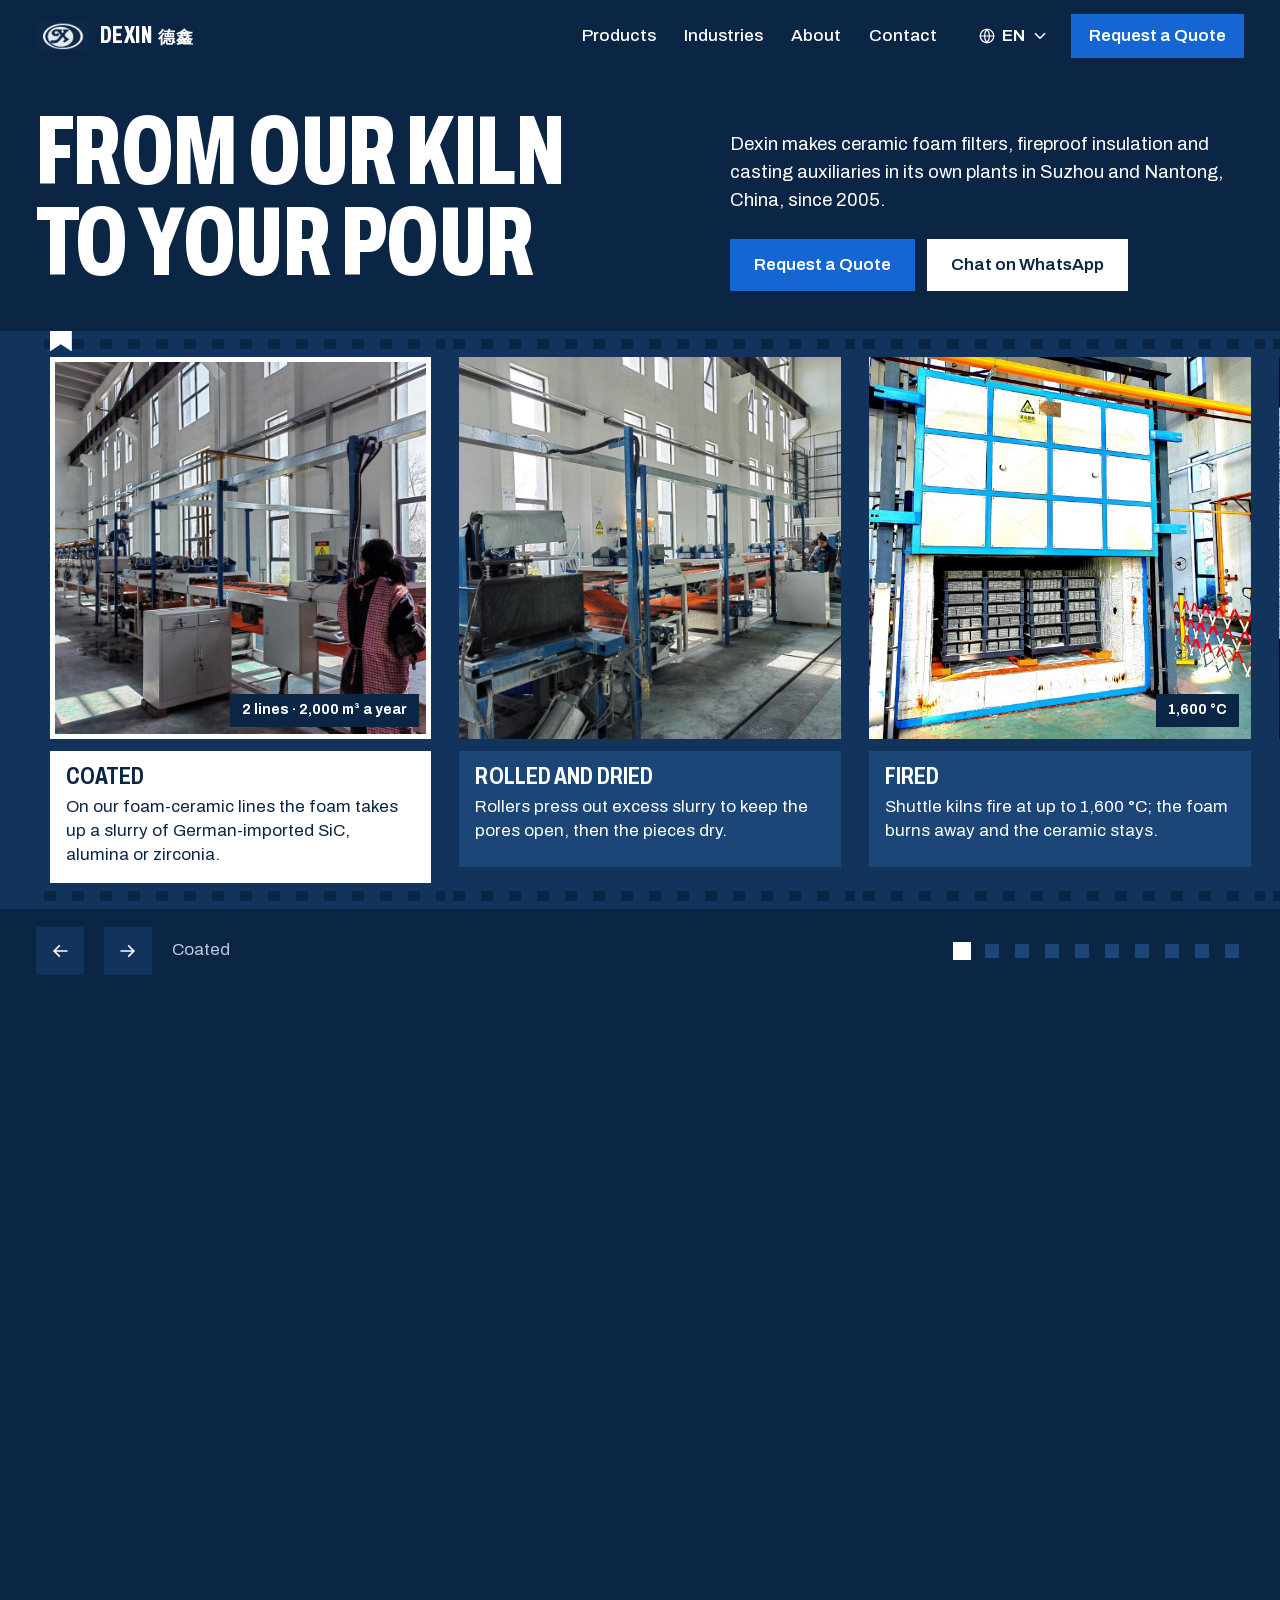
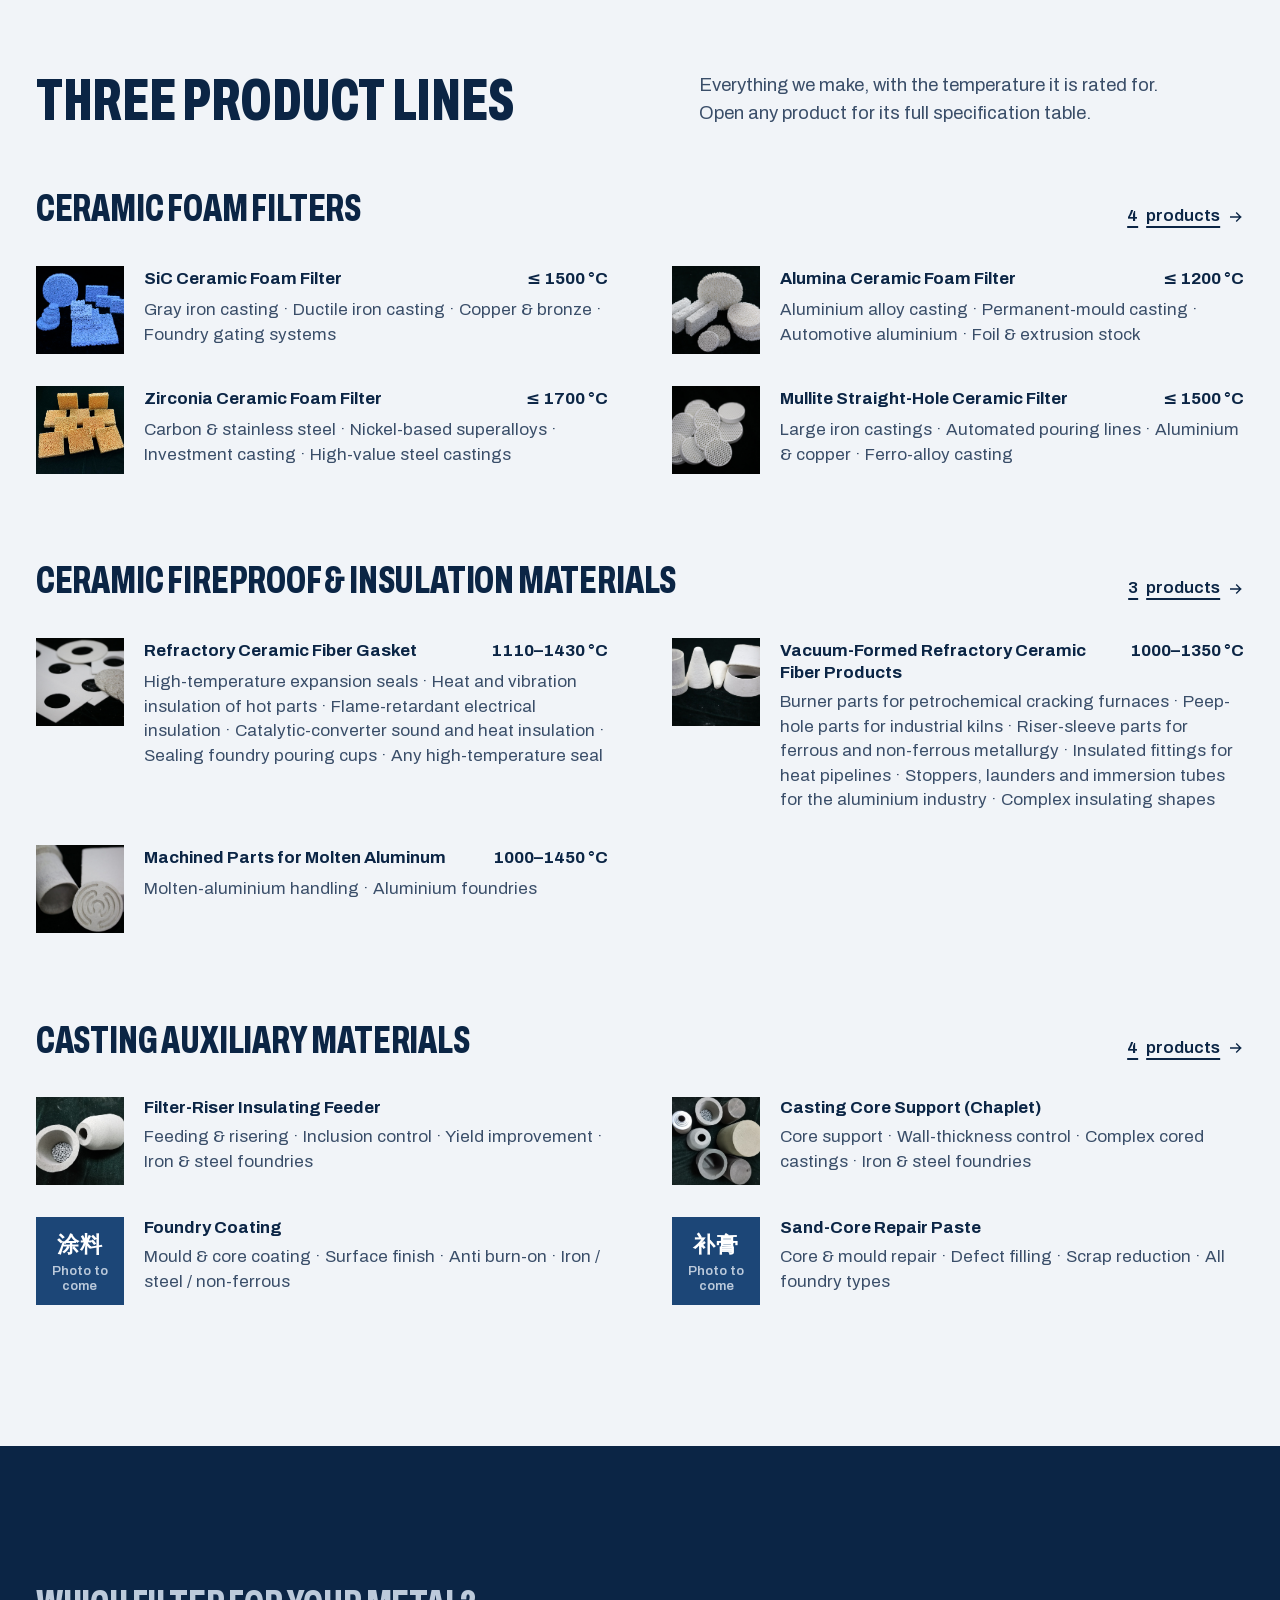
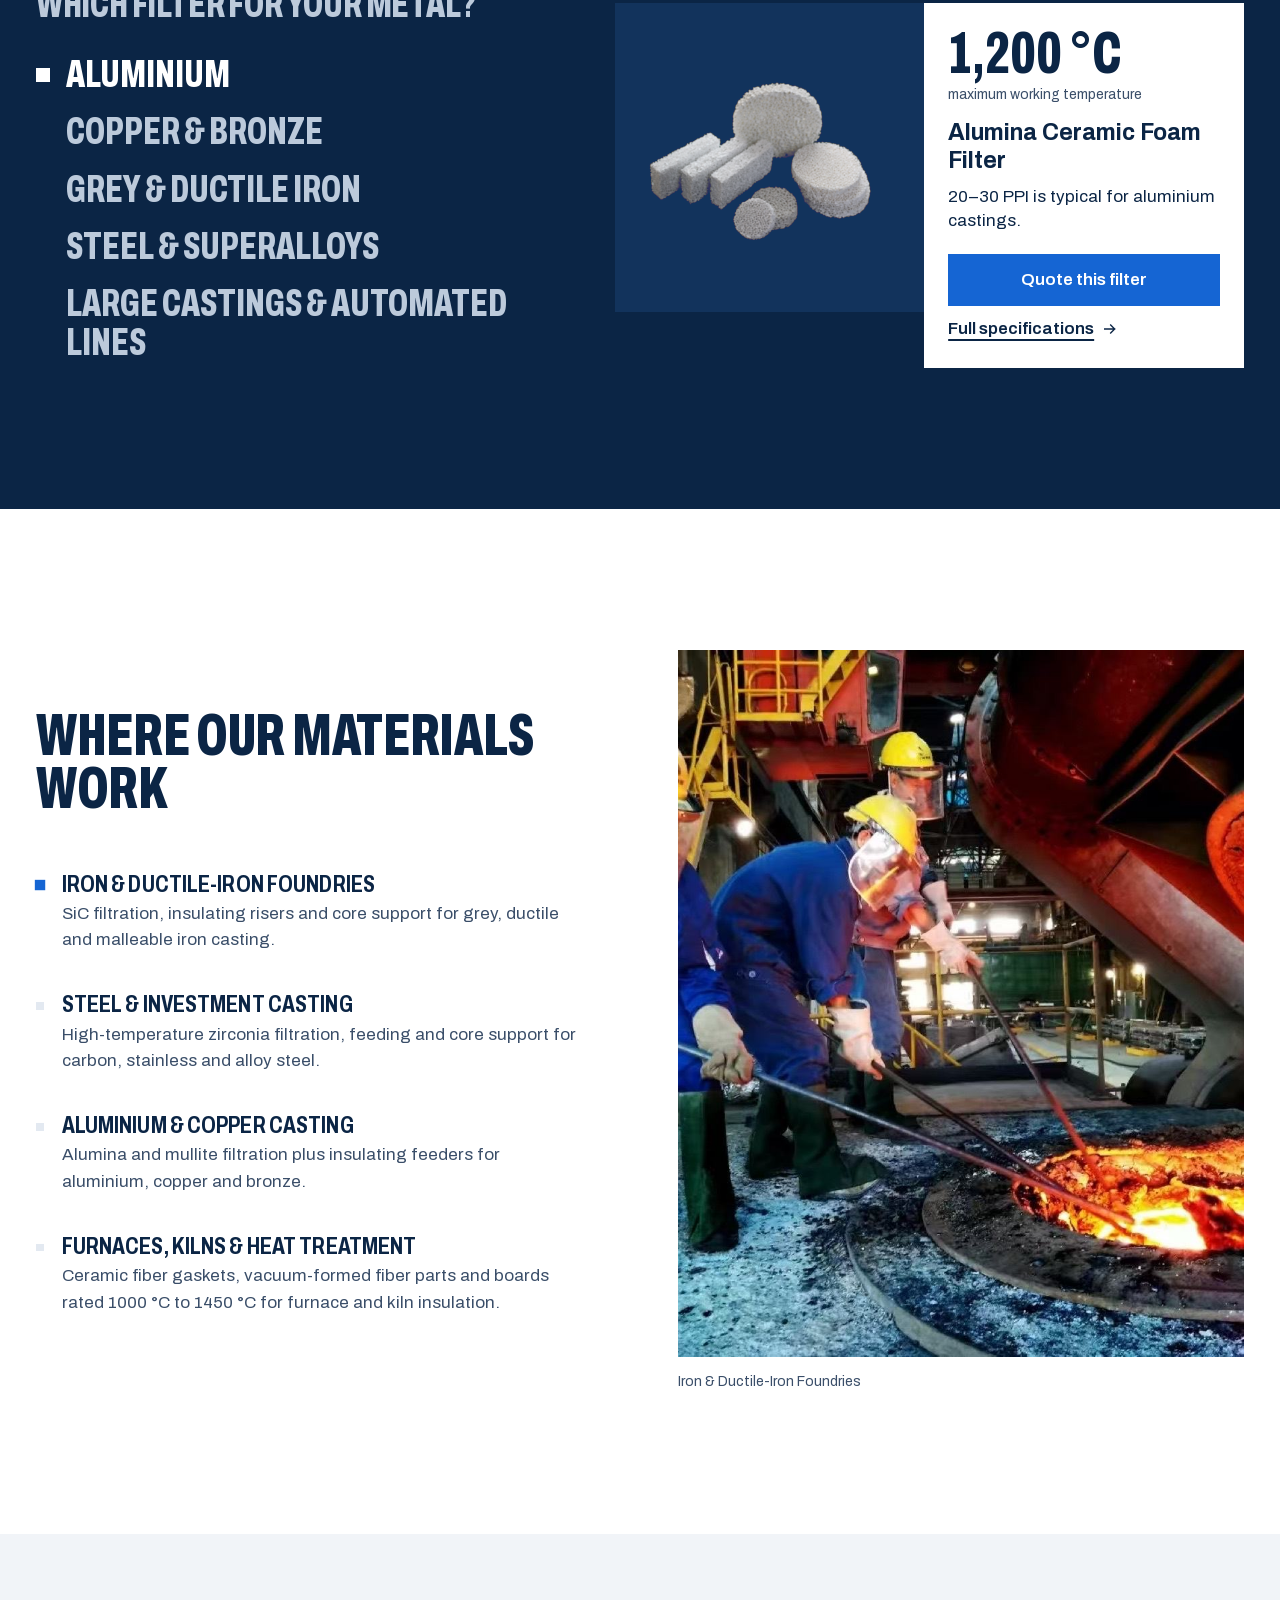
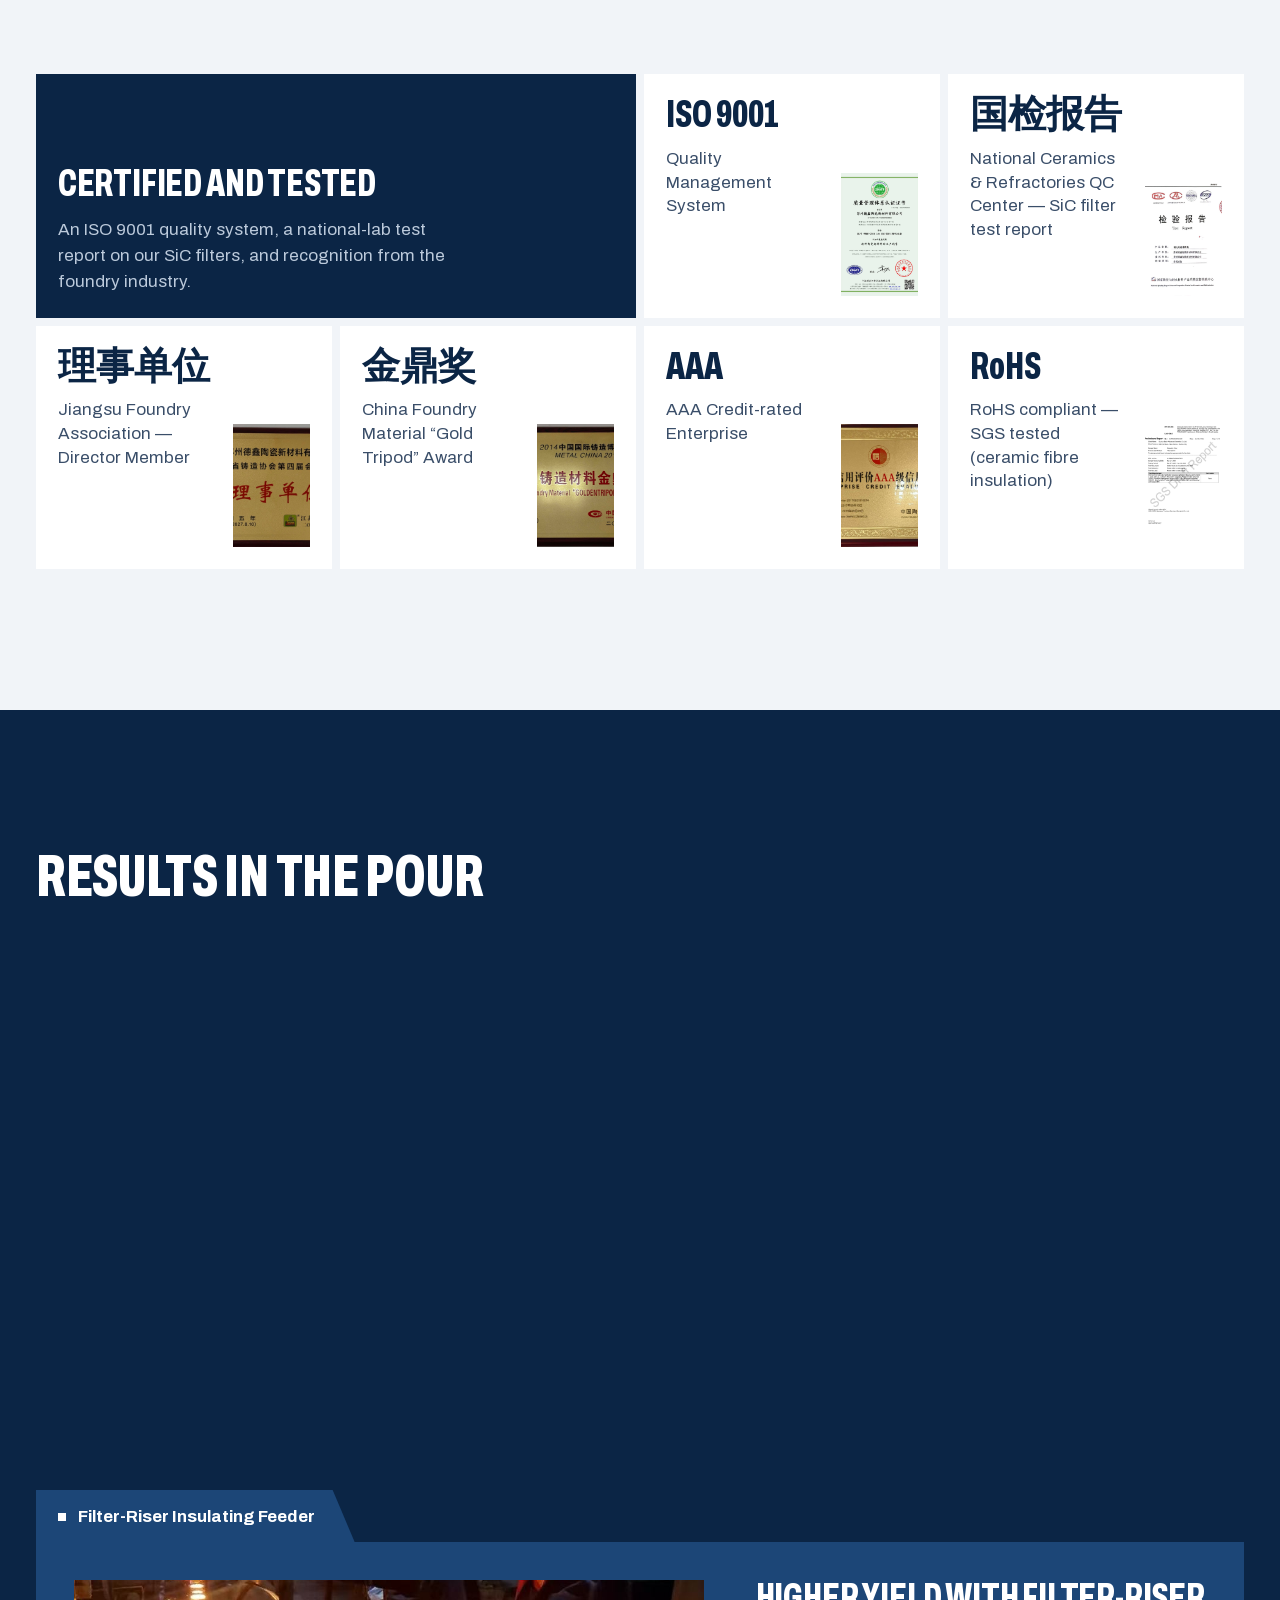
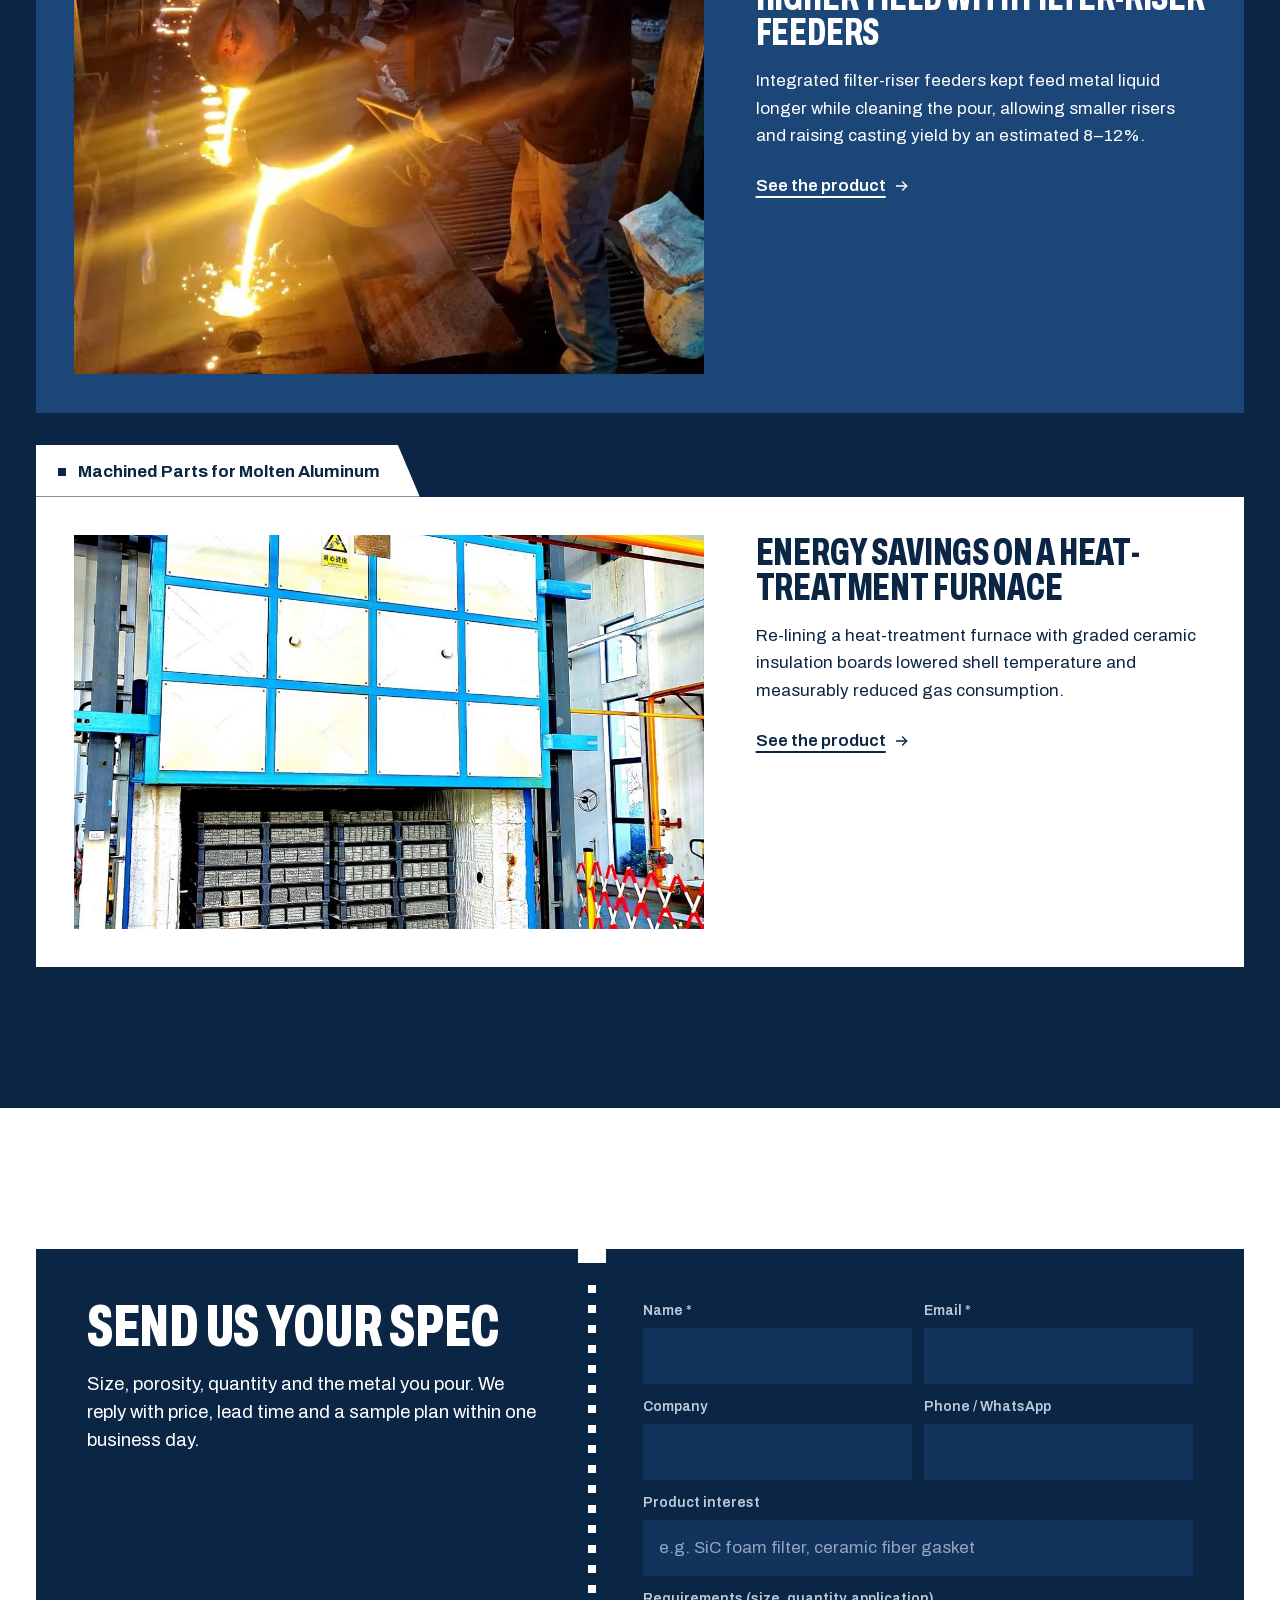
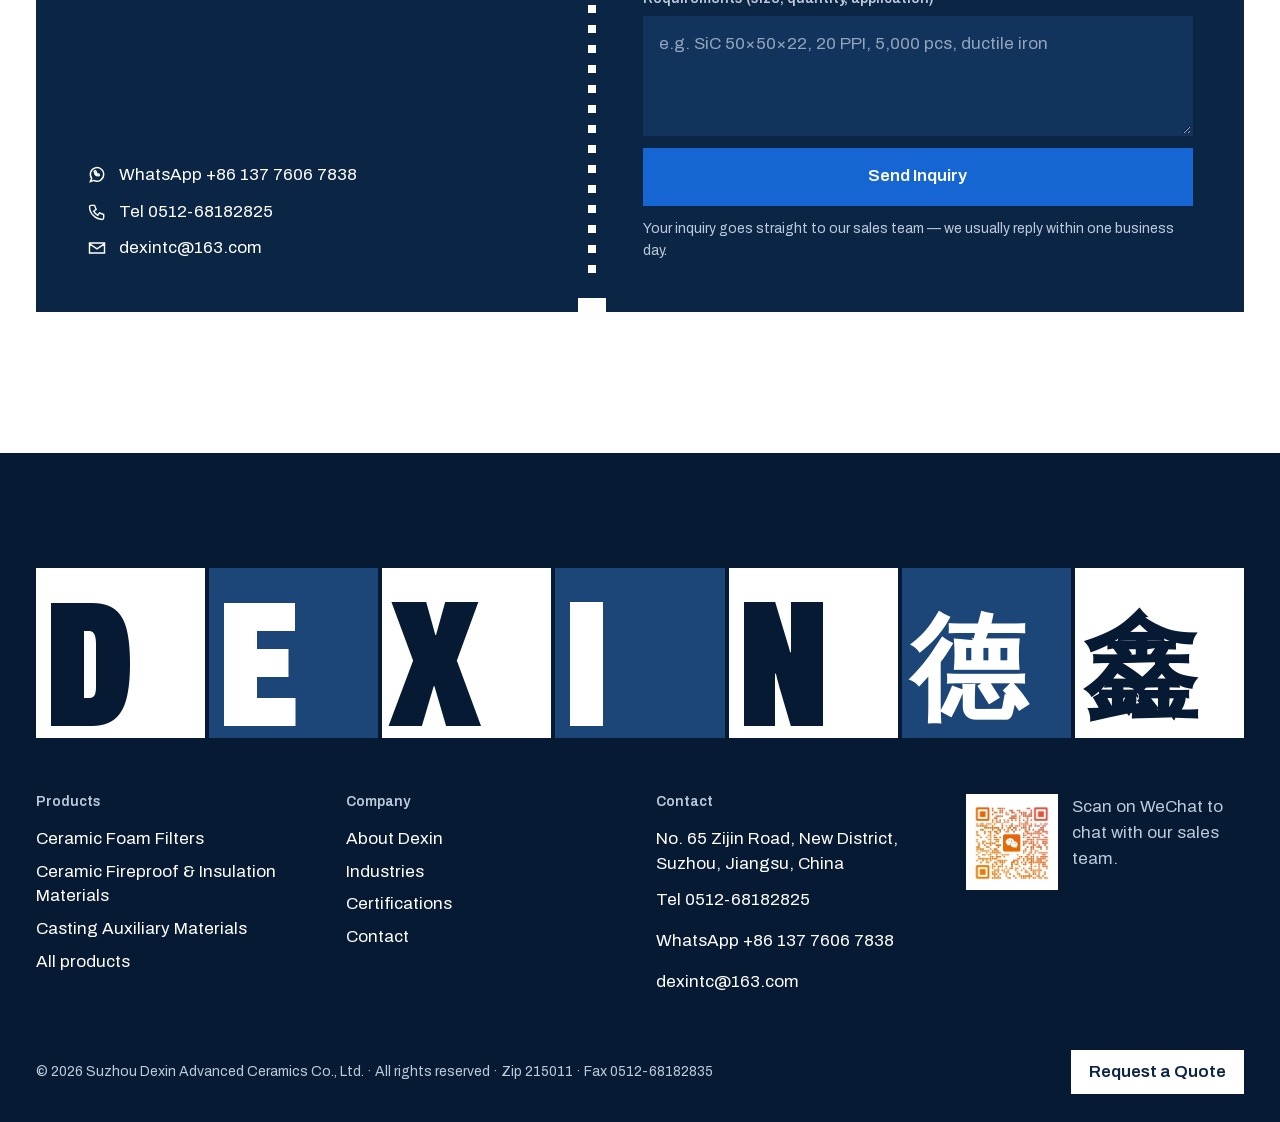
<file: index.html>
<!DOCTYPE html>
<html lang="en">
<head>
<meta charset="UTF-8">
<meta name="viewport" content="width=device-width,initial-scale=1">
<title>苏州德鑫陶瓷新材料 — 泡沫陶瓷过滤器·防火隔热材料·铸造辅材制造商 | Dexin Advanced Ceramics</title>
<meta name="description" content="苏州德鑫陶瓷新材料有限公司（始于2005年）：专业生产碳化硅、氧化铝、氧化锆、莫来石泡沫陶瓷过滤器，陶瓷防火隔热材料与铸造辅材，苏州、南通两大生产基地，服务全球铸造及高温行业。Suzhou Dexin Advanced Ceramics — ceramic foam filters, fireproof insulation materials and casting auxiliaries since 2005.">
<link rel="canonical" href="https://szdexintc.com/">
<meta property="og:type" content="website">
<meta property="og:site_name" content="Suzhou Dexin Advanced Ceramics">
<meta property="og:title" content="苏州德鑫陶瓷新材料 — 泡沫陶瓷过滤器·防火隔热材料·铸造辅材制造商 | Dexin Advanced Ceramics">
<meta property="og:description" content="苏州德鑫陶瓷新材料有限公司（始于2005年）：专业生产碳化硅、氧化铝、氧化锆、莫来石泡沫陶瓷过滤器，陶瓷防火隔热材料与铸造辅材，苏州、南通两大生产基地，服务全球铸造及高温行业。Suzhou Dexin Advanced Ceramics — ceramic foam filters, fireproof insulation materials and casting auxiliaries since 2005.">
<meta property="og:url" content="https://szdexintc.com/">
<meta property="og:image" content="https://szdexintc.com/assets/img/site/factory_building.jpg">
<meta property="og:locale" content="en_US">
<meta property="og:locale:alternate" content="zh_CN">
<meta name="twitter:card" content="summary_large_image">
<meta name="keywords" content="泡沫陶瓷过滤器,碳化硅过滤器,氧化铝过滤器,氧化锆过滤器,莫来石过滤器,陶瓷防火隔热材料,铸造辅材,苏州德鑫陶瓷,ceramic foam filter,SiC foam filter,casting auxiliaries">
<meta name="applicable-device" content="pc,mobile">
<meta http-equiv="Cache-Control" content="no-transform">
<meta name="theme-color" content="#0b2545">
<meta name="referrer" content="strict-origin-when-cross-origin">
<meta http-equiv="Content-Security-Policy" content="default-src 'self'; script-src 'self' 'unsafe-inline' https://hm.baidu.com https://gc.zgo.at; style-src 'self' 'unsafe-inline'; img-src 'self' data: https://hm.baidu.com https://danielajj.goatcounter.com; font-src 'self'; media-src 'self'; connect-src 'self' https://api.web3forms.com https://hm.baidu.com https://danielajj.goatcounter.com; object-src 'none'; base-uri 'self'; form-action 'self' https://api.web3forms.com; frame-src 'none'; upgrade-insecure-requests">
<link rel="icon" type="image/jpeg" href="assets/img/site/logo_square.jpg">
<script>document.documentElement.classList.add('js')</script>
<link rel="preload" href="assets/fonts/archivo-latin.woff2" as="font" type="font/woff2" crossorigin>
<link rel="stylesheet" href="assets/css/fonts.css">
<link rel="stylesheet" href="assets/css/style.css">
<script type="application/ld+json">
{
 "@context": "https://schema.org",
 "@graph": [
  {
   "@type": "Organization",
   "@id": "https://szdexintc.com/#org",
   "name": "Suzhou Dexin Advanced Ceramics Co., Ltd.",
   "alternateName": [
    "苏州德鑫陶瓷新材料有限公司",
    "Dexin Advanced Ceramics",
    "DEXIN"
   ],
   "url": "https://szdexintc.com/",
   "logo": "https://szdexintc.com/assets/img/site/logo_square.jpg",
   "image": "https://szdexintc.com/assets/img/site/factory_building.jpg",
   "description": "苏州德鑫陶瓷新材料有限公司：专业生产泡沫陶瓷过滤器（碳化硅、氧化铝、氧化锆、莫来石）、陶瓷防火隔热材料与铸造辅材，始于2005年，苏州、南通两大生产基地。Manufacturer of ceramic foam filters (SiC, alumina, zirconia, mullite), fireproof ceramic insulation materials and casting auxiliaries for foundries and high-temperature industries. Founded 2005, Jiangsu, China.",
   "foundingDate": "2005",
   "email": "dexintc@163.com",
   "telephone": "+86-512-68182825",
   "faxNumber": "+86-512-68182835",
   "address": {
    "@type": "PostalAddress",
    "streetAddress": "No. 65 Zijin Road, New District",
    "addressLocality": "Suzhou",
    "addressRegion": "Jiangsu",
    "postalCode": "215011",
    "addressCountry": "CN"
   },
   "contactPoint": {
    "@type": "ContactPoint",
    "contactType": "sales",
    "telephone": "+86-137-7606-7838",
    "email": "dexintc@163.com",
    "availableLanguage": [
     "en",
     "zh"
    ]
   }
  },
  {
   "@type": "WebSite",
   "@id": "https://szdexintc.com/#website",
   "url": "https://szdexintc.com/",
   "name": "Suzhou Dexin Advanced Ceramics",
   "publisher": {
    "@id": "https://szdexintc.com/#org"
   },
   "inLanguage": [
    "en",
    "zh"
   ]
  }
 ]
}
</script>
<script type="application/ld+json">
{
 "@context": "https://schema.org",
 "@type": "FAQPage",
 "mainEntity": [
  {"@type": "Question", "name": "苏州德鑫陶瓷新材料有限公司是做什么的？", "acceptedAnswer": {"@type": "Answer", "text": "苏州德鑫陶瓷新材料有限公司（Dexin）成立于2005年，是江苏省铸造协会理事单位，专业生产三大类产品：泡沫陶瓷过滤器（碳化硅、氧化铝、氧化锆、莫来石材质，用于铸造金属液过滤）、陶瓷防火隔热材料（耐火陶瓷纤维垫片、真空成型耐火陶瓷纤维制品与铝液用机加工件，使用温度1000℃–1450℃）以及铸造辅材（保温冒口、铸造芯撑、铸造涂料、砂芯修补膏）。公司在苏州和南通拥有两大生产基地，年产泡沫陶瓷过滤器约2000立方米，产品出口全球，通过ISO 9001质量体系认证，并荣获全国铸造材料金鼎奖。"}},
  {"@type": "Question", "name": "What does Suzhou Dexin Advanced Ceramics manufacture?", "acceptedAnswer": {"@type": "Answer", "text": "Dexin (founded 2005, Suzhou, China) manufactures ceramic foam filters in silicon carbide, alumina, zirconia and mullite for molten-metal filtration; refractory ceramic fiber gaskets, vacuum-formed ceramic fiber products and machined parts for molten aluminum rated 1000 °C to 1450 °C; and casting auxiliaries including insulating risers, core supports (chaplets), foundry coatings and core-repair paste. It runs two production plants (Suzhou and Nantong) with an annual foam-filter output of about 2,000 m³, is a director member of the Jiangsu Foundry Association and is ISO 9001 certified."}},
  {"@type": "Question", "name": "德鑫的泡沫陶瓷过滤器有哪些材质，分别适用什么金属？", "acceptedAnswer": {"@type": "Answer", "text": "碳化硅（SiC，灰色）泡沫陶瓷过滤器适用于灰铁、球墨铸铁和铜合金，最高使用温度1500℃；氧化铝（白色）过滤器适用于铝及铝合金，最高1200℃；氧化锆（金黄色，ZrO₂≥97%）过滤器适用于碳钢、不锈钢和高温合金，最高约1700℃；莫来石直孔过滤器适用于大流量铸铁与铝合金浇注。尺寸、孔径（PPI）均可定制。"}},
  {"@type": "Question", "name": "如何联系德鑫获取报价或样品？ How can I contact Dexin?", "acceptedAnswer": {"@type": "Answer", "text": "电话 Tel: +86-512-68182825；热线/WhatsApp: +86 137 7606 7838；邮箱 Email: dexintc@163.com；网站: www.szdexintc.com；地址：江苏省苏州高新区紫金路65号（苏州）/ 南通市通州湾盛德路60号（南通工厂）。通常一个工作日内回复报价、交期与样品方案。"}}
 ]
}
</script>
</head>
<body>
<header id="site-header"></header>
<main>

<!-- ================= HERO + PRODUCTION RAIL ================= -->
<section class="hero g-navy" aria-labelledby="hero-title">
  <div class="wrap hero-top">
    <h1 id="hero-title" class="cap"><span data-en><span class="line"><span style="--l:0">From our kiln</span></span> <span class="line"><span style="--l:1">to your pour</span></span></span><span data-zh><span class="line"><span style="--l:0">从我们的窑炉</span></span> <span class="line"><span style="--l:1">到您的浇注</span></span></span></h1>
    <div class="hero-copy after">
      <p class="lead"><span data-en>Dexin makes ceramic foam filters, fireproof insulation and casting auxiliaries in its own plants in Suzhou and Nantong, China, since 2005.</span><span data-zh>德鑫自2005年起，在苏州、南通自有工厂生产泡沫陶瓷过滤器、陶瓷防火隔热材料与铸造辅材。</span></p>
      <div class="hero-actions">
        <a class="btn" href="#quote" data-rfq data-rfq-type="quote"><span data-en>Request a Quote</span><span data-zh>获取报价</span></a>
        <a class="btn btn-light" href="https://wa.me/8613776067838" target="_blank" rel="noopener"><span data-en>Chat on WhatsApp</span><span data-zh>WhatsApp 咨询</span></a>
      </div>
    </div>
  </div>

  <div class="rail" aria-roledescription="carousel" aria-label="How a Dexin filter is made and shipped">
   <div class="rail-stage">
    <h2 class="vh"><span data-en>How a Dexin filter is made and shipped</span><span data-zh>德鑫过滤器的生产与发运流程</span></h2>
    <ol class="rail-track" tabindex="0" aria-label="Production and shipment, station by station">
      <li class="frame is-on">
        <span class="flag" aria-hidden="true"></span>
        <div class="shot"><img src="assets/img/process/line_coat.jpg" alt="Dexin foam-ceramic production line with an operator" width="1200" height="900" loading="lazy"><span class="fact"><span data-en>2 lines · 2,000 m³ a year</span><span data-zh>2条产线 · 年产2000 m³</span></span></div>
        <div class="window"><h3 class="h3"><span data-en>Coated</span><span data-zh>浸浆</span></h3><p><span data-en>On our foam-ceramic lines the foam takes up a slurry of German-imported SiC, alumina or zirconia.</span><span data-zh>在泡沫陶瓷生产线上，泡沫浸挂由德国进口碳化硅、氧化铝或氧化锆制成的浆料。</span></p></div>
      </li>
      <li class="frame">
        <span class="flag" aria-hidden="true"></span>
        <div class="shot"><img src="assets/img/process/line_roll.jpg" alt="Rollers and drying section of the Dexin line" width="1200" height="900" loading="lazy"></div>
        <div class="window"><h3 class="h3"><span data-en>Rolled and dried</span><span data-zh>挤浆与干燥</span></h3><p><span data-en>Rollers press out excess slurry to keep the pores open, then the pieces dry.</span><span data-zh>辊压挤出多余浆料、保持孔道通透，随后干燥。</span></p></div>
      </li>
      <li class="frame">
        <span class="flag" aria-hidden="true"></span>
        <div class="shot"><img src="assets/img/site/factory_kiln.jpg" alt="A Dexin shuttle kiln loaded with filters" width="1200" height="1600" loading="lazy" style="object-position:center 70%"><span class="fact">1,600 °C</span></div>
        <div class="window"><h3 class="h3"><span data-en>Fired</span><span data-zh>烧成</span></h3><p><span data-en>Shuttle kilns fire at up to 1,600 °C; the foam burns away and the ceramic stays.</span><span data-zh>梭式窑最高1600℃烧成，泡沫烧尽，留下陶瓷骨架。</span></p></div>
      </li>
      <li class="frame">
        <span class="flag" aria-hidden="true"></span>
        <div class="shot"><img src="assets/img/process/filters_all.jpg" alt="Finished Dexin filters in square, round and straight-hole formats" width="1600" height="1200" loading="lazy"></div>
        <div class="window"><h3 class="h3"><span data-en>Cut to size</span><span data-zh>激光切割</span></h3><p><span data-en>Laser cutting holds every filter to tight, repeatable dimensions.</span><span data-zh>先进激光切割工艺，尺寸精度高、一致性好。</span></p></div>
      </li>
      <li class="frame">
        <span class="flag" aria-hidden="true"></span>
        <div class="shot"><img src="assets/img/site/qc_lab.jpg" alt="The Dexin testing laboratory" width="1600" height="977" loading="lazy"><span class="fact">ISO 9001</span></div>
        <div class="window"><h3 class="h3"><span data-en>Tested</span><span data-zh>检测</span></h3><p><span data-en>Our lab checks strength, pore size and dimensions, batch by batch.</span><span data-zh>自有实验室逐批检测强度、孔径与尺寸。</span></p></div>
      </li>
      <li class="frame">
        <span class="flag" aria-hidden="true"></span>
        <div class="shot"><img src="assets/img/process/packed.jpg" alt="Packed cartons on pallets in the Dexin warehouse" width="750" height="1000" loading="lazy"></div>
        <div class="window"><h3 class="h3"><span data-en>Packed</span><span data-zh>包装</span></h3><p><span data-en>Cartons with small boxes layered inside, kept dry and safe from knocks.</span><span data-zh>纸箱包装、内盒分层，防潮防震。</span></p></div>
      </li>
      <li class="frame">
        <span class="flag" aria-hidden="true"></span>
        <div class="shot"><img src="assets/img/site/factory_building.jpg" alt="Dexin's Nantong plant on Tongzhou Bay" width="1600" height="1200" loading="lazy"><span class="fact"><span data-en>40+ partners</span><span data-zh>40+ 合作企业</span></span></div>
        <div class="window"><h3 class="h3"><span data-en>Shipped</span><span data-zh>发运</span></h3><p><span data-en>From Suzhou and our Nantong plant on Tongzhou Bay, to foundries in China and abroad.</span><span data-zh>从苏州及南通通州湾工厂，发往国内外铸造企业。</span></p></div>
      </li>
      <li class="frame">
        <span class="flag" aria-hidden="true"></span>
        <div class="shot"><img src="assets/img/site/molten_pour.jpg" alt="Molten metal being poured" width="1200" height="1600" loading="lazy"></div>
        <div class="window"><h3 class="h3"><span data-en>In your pour</span><span data-zh>浇注</span></h3><p><span data-en>Set in the gating system, the filter calms the flow and holds back slag.</span><span data-zh>置于浇注系统中，过滤器平稳金属液流、截留熔渣。</span></p></div>
      </li>
      <li class="frame">
        <span class="flag" aria-hidden="true"></span>
        <div class="shot"><img src="assets/img/process/after_pour.jpg" alt="A ceramic foam filter in its mould after the pour" width="1200" height="900" loading="lazy"></div>
        <div class="window"><h3 class="h3"><span data-en>What it caught</span><span data-zh>截留</span></h3><p><span data-en>A filter after the pour, holding inclusions that would have ended up in the casting.</span><span data-zh>浇注后的过滤器，截留下本会进入铸件的夹杂物。</span></p></div>
      </li>
      <li class="frame">
        <span class="flag" aria-hidden="true"></span>
        <div class="shot"><video muted loop playsinline preload="metadata" poster="assets/img/process/video_poster.jpg" aria-label="Machinery running inside a Dexin plant"><source src="assets/video/factory.mp4" type="video/mp4"></video></div>
        <div class="window"><h3 class="h3"><span data-en>Inside our plants</span><span data-zh>走进德鑫工厂</span></h3><p><span data-en>Suzhou since 2005, Nantong since 2018.</span><span data-zh>苏州始于2005年，南通工厂建于2018年。</span></p></div>
      </li>
    </ol>
    <div class="wrap rail-ctl">
      <button type="button" class="rail-btn" data-rail="play" aria-label="Pause the production rail"></button>
      <button type="button" class="rail-btn" data-rail="prev" aria-label="Previous station"><svg viewBox="0 0 24 24" fill="none" stroke="currentColor" stroke-width="2" stroke-linecap="square" aria-hidden="true" class="arrow"><path d="M20 12H5M11 6l-6 6 6 6"/></svg></button>
      <button type="button" class="rail-btn" data-rail="next" aria-label="Next station"><svg viewBox="0 0 24 24" fill="none" stroke="currentColor" stroke-width="2" stroke-linecap="square" aria-hidden="true" class="arrow"><path d="M4 12h15M13 6l6 6-6 6"/></svg></button>
      <p class="rail-now" aria-live="polite"></p>
      <div class="rail-steps" role="group" aria-label="Stations"></div>
    </div>
   </div>
  </div>
  <div class="hero-tail"></div>
</section>

<!-- ================= CATALOGUE ================= -->
<section class="band g-paper" id="products" aria-labelledby="cat-title">
  <div class="wrap">
    <div class="sec-head">
      <h2 id="cat-title" class="cap h2" data-rise><span data-en>Three product lines</span><span data-zh>三大产品系列</span></h2>
      <p class="lead soft-on-paper" data-rise><span data-en>Everything we make, with the temperature it is rated for. Open any product for its full specification table.</span><span data-zh>我们的全部产品及其额定使用温度。点击任一产品查看完整规格表。</span></p>
    </div>
    <div id="catalog"></div>
  </div>
</section>

<!-- ================= FILTER FOR YOUR METAL ================= -->
<section class="band g-navy" id="match" aria-labelledby="pick-title">
  <div class="wrap picker">
    <div class="picker-list">
      <h2 id="pick-title" class="cap pick-h" data-rise><span data-en>Which filter for your metal?</span><span data-zh>您浇注哪种金属？</span></h2>
      <div class="metal-list" role="group" aria-labelledby="pick-title" id="metalList"></div>
    </div>
    <div class="stage-wrap" data-rise>
      <div class="stage" id="stage"></div>
      <div class="stage-fact" id="stageFact" aria-live="polite"></div>
    </div>
  </div>
</section>

<!-- ================= INDUSTRIES ================= -->
<section class="band g-white" id="industries" aria-labelledby="ind-title">
  <div class="wrap ind-split">
    <div>
      <h2 id="ind-title" class="cap h2" data-rise><span data-en>Where our materials work</span><span data-zh>我们的材料用在哪里</span></h2>
      <ul class="ind-list" id="indList"></ul>
    </div>
    <div class="ind-frame" data-rise>
      <div class="one-frame" id="indFrame"></div>
      <p class="one-cap" id="indCap" aria-live="polite"></p>
    </div>
  </div>
</section>

<!-- ================= CREDENTIALS ================= -->
<section class="band g-paper" id="certs" aria-label="Certificates and test reports">
  <div class="wrap" id="certBoard"></div>
</section>

<!-- ================= CASE FOLDERS ================= -->
<section class="band g-navy" id="results" aria-labelledby="res-title">
  <div class="wrap">
    <h2 id="res-title" class="cap h2" data-rise><span data-en>Results in the pour</span><span data-zh>浇注中的实效</span></h2>
    <div class="folders" id="folders"></div>
  </div>
</section>

<!-- ================= QUOTE COUPON ================= -->
<section class="band g-white" id="quote" aria-labelledby="quote-title">
  <div class="wrap">
    <div data-coupon></div>
  </div>
</section>

</main>
<footer id="site-footer"></footer>

<script src="assets/js/data.js"></script>
<script src="assets/js/i18n.js"></script>
<script>
window.DXPAGE = function(){
  const U=window.DXUI, D=window.DX, bi=U.bi, byId=id=>D.products.find(p=>p.id===id);

  /* catalogue: three groups, photo-bullet rows */
  document.getElementById('catalog').innerHTML = D.cats.map(c=>{
    const list=D.products.filter(p=>p.cat===c.slug);
    return `<div class="cat-group">
      <div class="cat-head" data-rise><h3 class="cap">${bi(c.en,c.zh)}</h3>
        <a class="link" href="products.html?cat=${c.slug}">${list.length} ${bi('products','款产品')} ${U.svg('arrow',2)}</a></div>
      <ul class="items">${list.map(U.catalogItem).join('')}</ul>
    </div>`;
  }).join('');

  /* filter for your metal: the live picker */
  const metals=[
    {k:'al', en:'Aluminium', zh:'铝及铝合金', pid:43, deg:'1,200 °C',
      note_en:'20–30 PPI is typical for aluminium castings.', note_zh:'铝合金铸件通常选用 20–30 PPI。'},
    {k:'cu', en:'Copper & bronze', zh:'铜及铜合金', pid:41, deg:'1,500 °C',
      note_en:'15–20 PPI is typical for copper castings.', note_zh:'铸铜件通常选用 15–20 PPI。'},
    {k:'fe', en:'Grey & ductile iron', zh:'灰铁与球墨铸铁', pid:41, deg:'1,500 °C',
      note_en:'10–15 PPI for ductile iron, 15–20 PPI for grey iron.', note_zh:'球铁一般选用 10–15 PPI，灰铁 15–20 PPI。'},
    {k:'st', en:'Steel & superalloys', zh:'铸钢与高温合金', pid:44, deg:'1,700 °C',
      note_en:'Carbon steel is typically poured at about 1,580 °C.', note_zh:'碳素钢典型浇注温度约 1580℃。'},
    {k:'big', en:'Large castings & automated lines', zh:'大型铸件与自动浇注线', pid:55, deg:'1,500 °C',
      note_en:'Straight channels of Ø1.0–5.0 mm keep a steady, high flow.', note_zh:'Ø1.0–5.0 mm 直通孔道，流量稳定、通过量大。'}
  ];
  const list=document.getElementById('metalList'), stage=document.getElementById('stage'), fact=document.getElementById('stageFact');
  list.innerHTML=metals.map((m,i)=>`<button type="button" class="metal" data-k="${m.k}" aria-pressed="${i===0}"><span class="sq"></span>${bi(m.en,m.zh)}</button>`).join('');
  const pics=[...new Set(metals.map(m=>m.pid))];
  stage.innerHTML=pics.map(pid=>{const p=byId(pid);return `<img src="${p.img}" alt="${p.en}" data-pid="${pid}" width="800" height="800" loading="lazy">`;}).join('');
  function showMetal(k, user){
    const m=metals.find(x=>x.k===k)||metals[0], p=byId(m.pid);
    list.querySelectorAll('.metal').forEach(b=>b.setAttribute('aria-pressed', b.dataset.k===m.k ? 'true':'false'));
    stage.querySelectorAll('img').forEach(im=>im.classList.toggle('on', +im.dataset.pid===m.pid));
    const paint=()=>{
      fact.innerHTML=`<div class="swap">
        <p class="deg">${m.deg}</p>
        <p class="deg-l">${bi('maximum working temperature','最高使用温度')}</p>
        <h3 class="mat">${bi(p.en,p.zh)}</h3>
        <p class="ppi">${bi(m.note_en,m.note_zh)}</p>
        <div class="acts">
          <a class="btn" href="#quote" data-rfq data-rfq-type="quote" data-rfq-product="${U.esc(U.lang==='zh'?p.zh:p.en)}">${bi('Quote this filter','询价此过滤器')}</a>
          <a class="link" href="product.html?id=${p.id}">${bi('Full specifications','完整规格')} ${U.svg('arrow',2)}</a>
        </div></div>`;
      U.applyLang(fact);
    };
    if(user && !U.reduced){ fact.classList.add('swapping'); setTimeout(()=>{ paint(); requestAnimationFrame(()=>fact.classList.remove('swapping')); },200); }
    else paint();
  }
  list.addEventListener('click',e=>{ const b=e.target.closest('.metal'); if(b) showMetal(b.dataset.k,true); });
  showMetal('al');

  /* industries: one frame, contents change */
  const indList=document.getElementById('indList'), frame=document.getElementById('indFrame'), cap=document.getElementById('indCap');
  frame.innerHTML=D.industries.map((c,i)=>`<img src="${c.img}" alt="${c.en}" class="${i===0?'on':''}" style="object-position:${c.pos||'center'}" width="900" height="1125"${i?' loading="lazy"':''}>`).join('');
  indList.innerHTML=D.industries.map((c,i)=>`<li data-rise><a class="ind-row${i===0?' on':''}" href="industries.html?ind=${c.slug}" data-i="${i}">
      <span class="sq"></span><h3 class="h3">${bi(c.en,c.zh)}</h3>
      <p>${bi(c.desc_en,c.desc_zh)}</p></a></li>`).join('');
  let ii=0, hold=false;
  function showInd(i){
    ii=i; frame.querySelectorAll('img').forEach((im,k)=>im.classList.toggle('on',k===i));
    indList.querySelectorAll('.ind-row').forEach((r,k)=>r.classList.toggle('on',k===i));
    const c=D.industries[i]; cap.innerHTML=bi(c.en,c.zh); U.applyLang(cap);
  }
  indList.querySelectorAll('.ind-row').forEach(r=>{
    const i=+r.dataset.i;
    r.addEventListener('pointerenter',()=>{hold=true;showInd(i);});
    r.addEventListener('focus',()=>{hold=true;showInd(i);});
    r.addEventListener('pointerleave',()=>{hold=false;});
    r.addEventListener('blur',()=>{hold=false;});
  });
  showInd(0);
  if(!U.reduced){
    let vis=false;
    if('IntersectionObserver' in window) new IntersectionObserver(es=>{vis=es[0].isIntersecting;}).observe(frame);
    setInterval(()=>{ if(vis && !hold && !document.hidden) showInd((ii+1)%D.industries.length); }, 4800);
  }

  /* credentials board */
  document.getElementById('certBoard').innerHTML = U.certBoard(
    bi('Certified and tested','认证与检测'),
    bi('An ISO 9001 quality system, a national-lab test report on our SiC filters, and recognition from the foundry industry.','ISO 9001 质量体系、国家级检测中心碳化硅过滤器检验报告，以及铸造行业的认可。'));

  /* case folders */
  document.getElementById('folders').innerHTML = D.cases.map((cs,i)=>{
    const p=byId(cs.pid)||{};
    return `<article class="folder" style="--i:${i}" data-rise>
      <span class="tab"><span class="sq"></span>${bi(p.en||'',p.zh||'')}</span>
      <div class="folder-in">
        <div class="pic"><img src="${cs.img}" alt="" style="object-position:${cs.pos||'center'}" width="1200" height="750" loading="lazy"></div>
        <div>
          <h3 class="cap">${bi(cs.en_t,cs.zh_t)}</h3>
          <p>${bi(cs.en,cs.zh)}</p>
          <a class="link" href="product.html?id=${cs.pid}">${bi('See the product','查看产品')} ${U.svg('arrow',2)}</a>
        </div>
      </div>
    </article>`;
  }).join('');

};
</script>
<script src="assets/js/components.js"></script>
<!-- analytics: Baidu Tongji (CN) + GoatCounter (intl) -->
<script>
var _hmt = _hmt || [];
(function() {
  var hm = document.createElement("script");
  hm.src = "https://hm.baidu.com/hm.js?5a7618a2dc07c5ae6a50411ba4df45e3";
  var s = document.getElementsByTagName("script")[0];
  s.parentNode.insertBefore(hm, s);
})();
</script>
<script data-goatcounter="https://danielajj.goatcounter.com/count" async src="https://gc.zgo.at/count.js"></script>
</body>
</html>
</file>
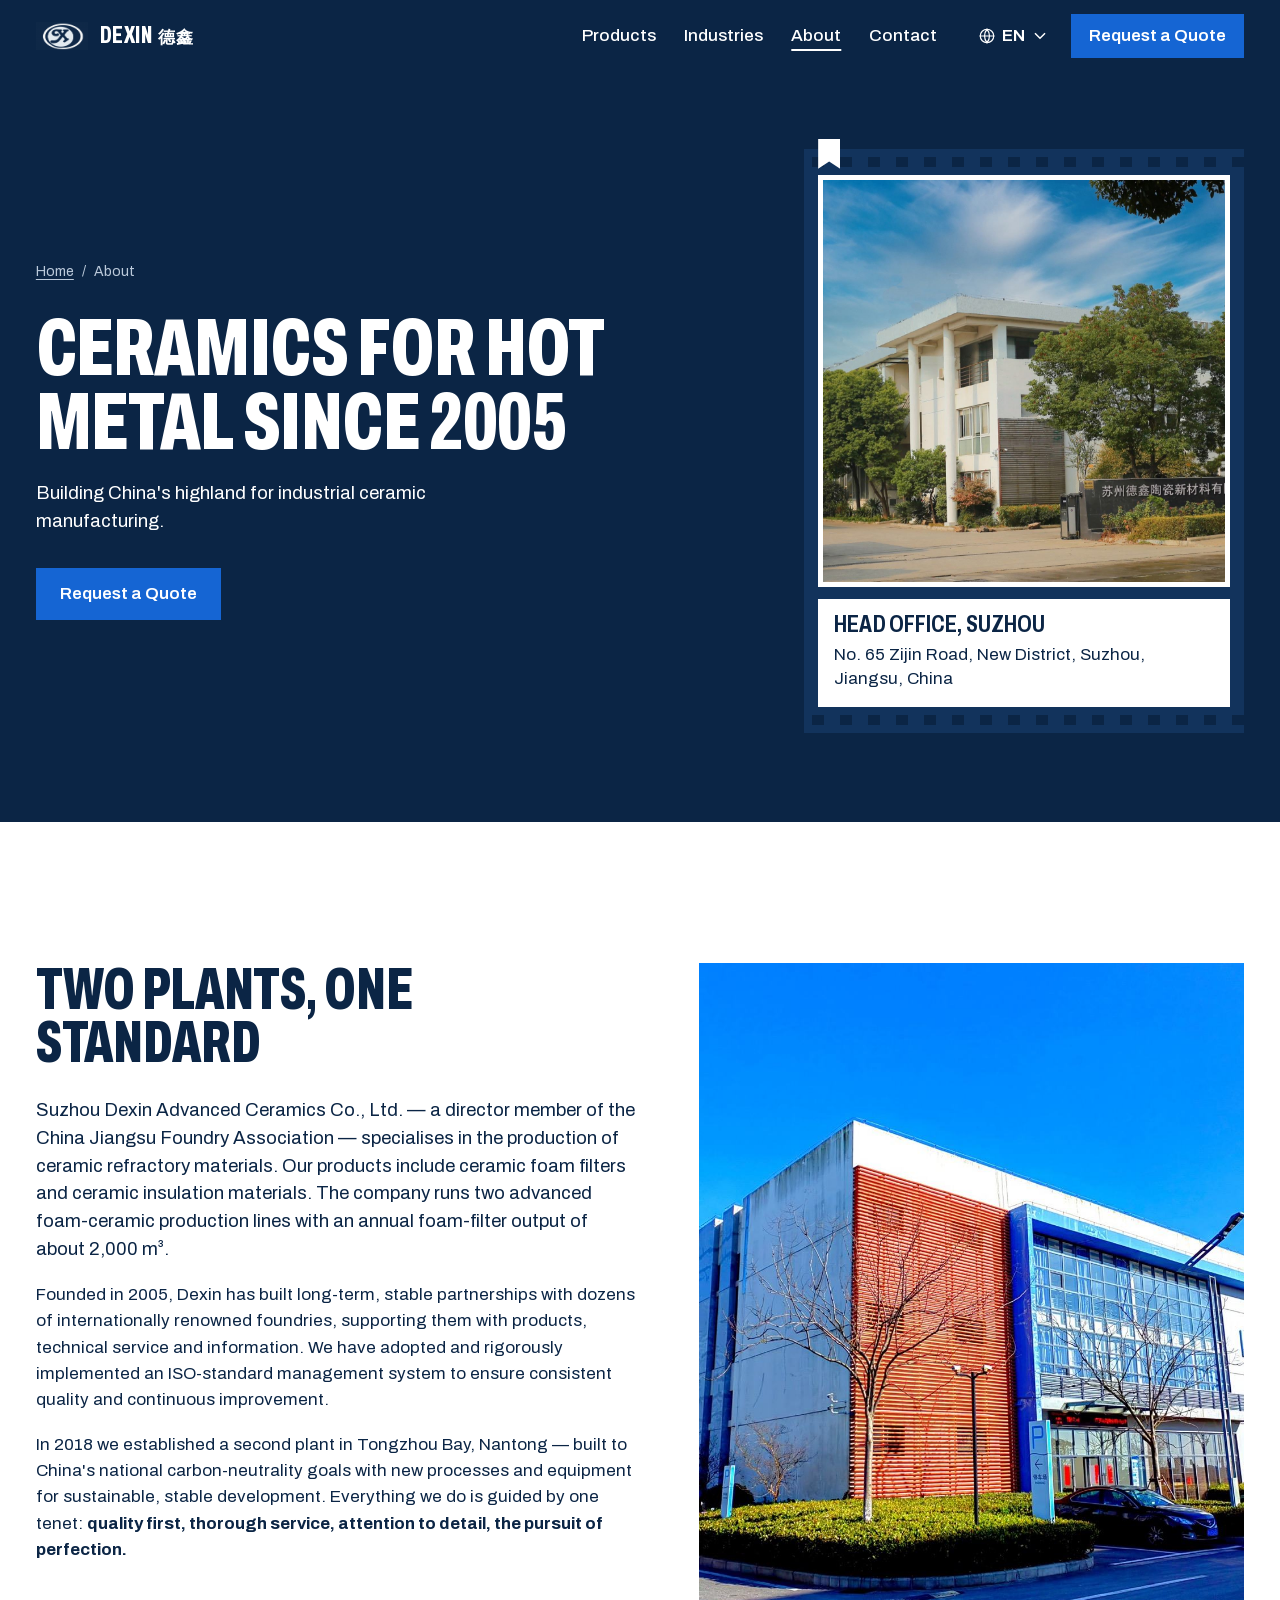
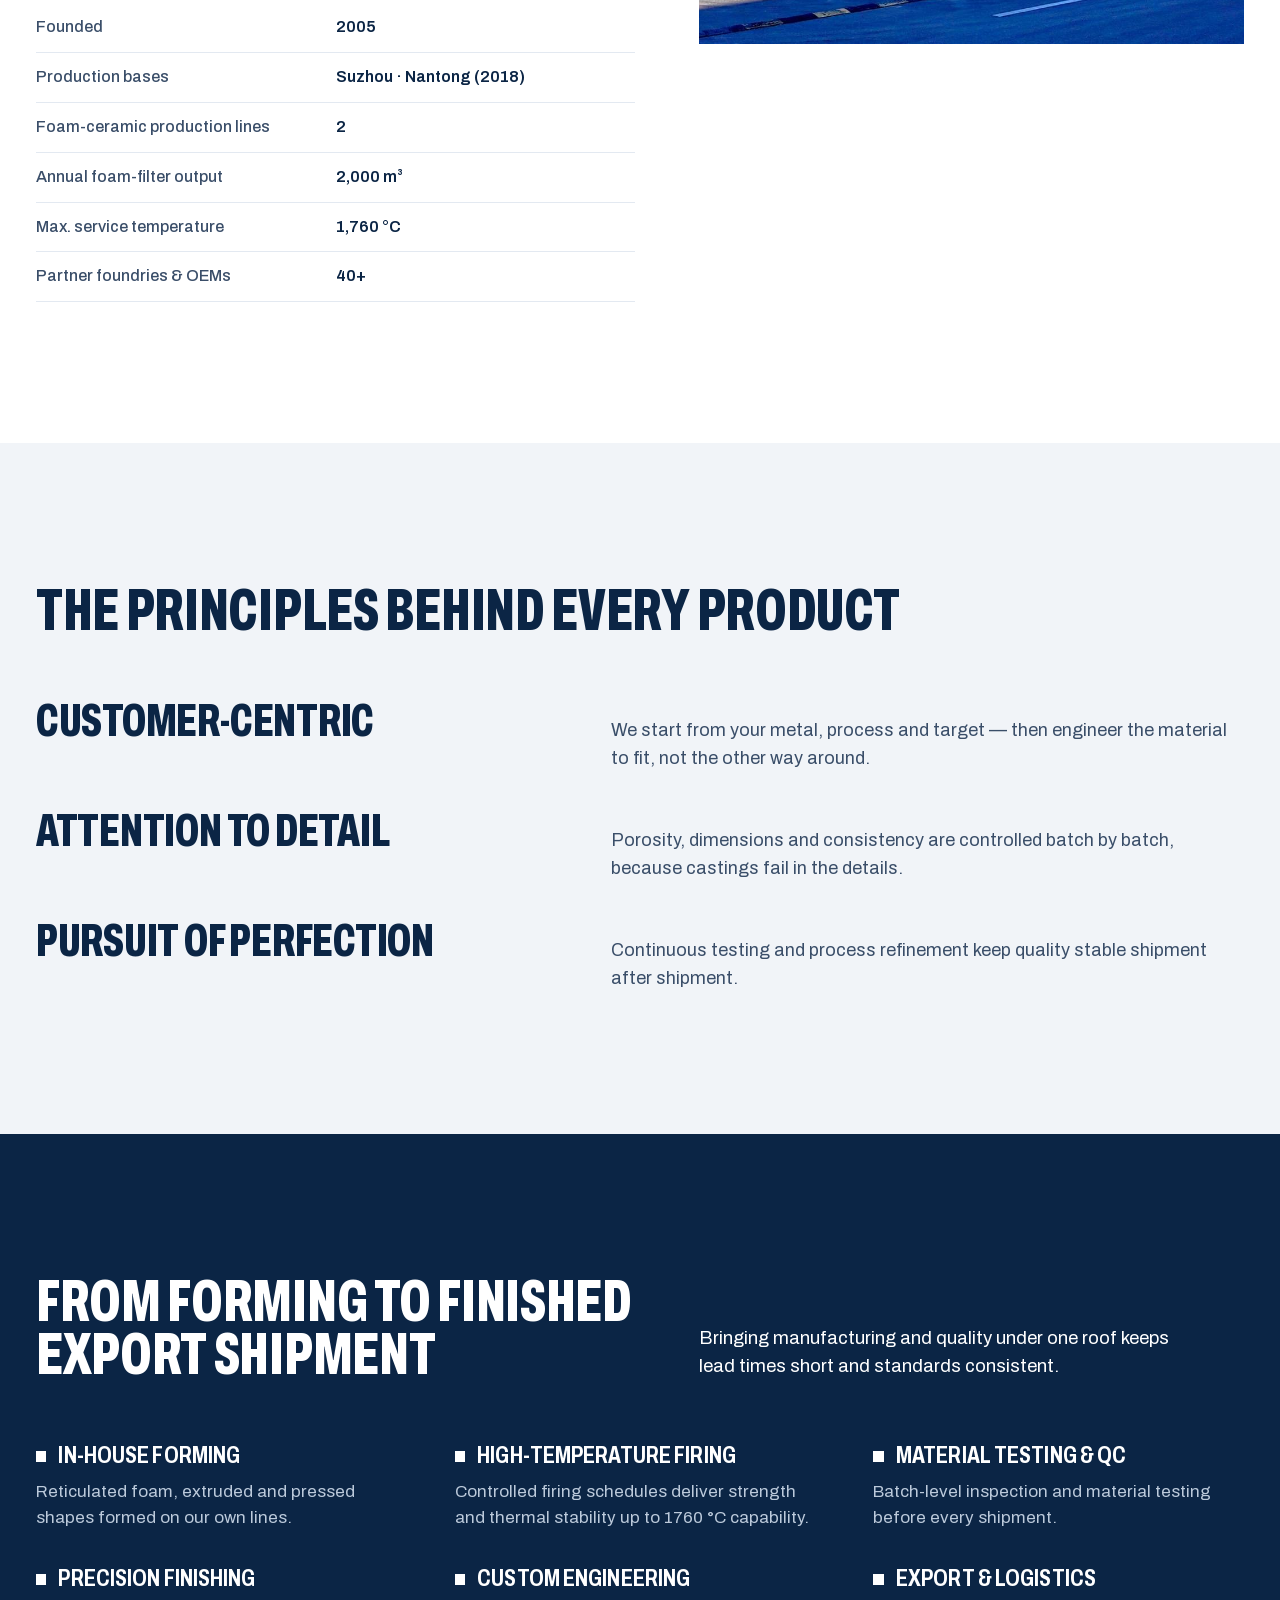
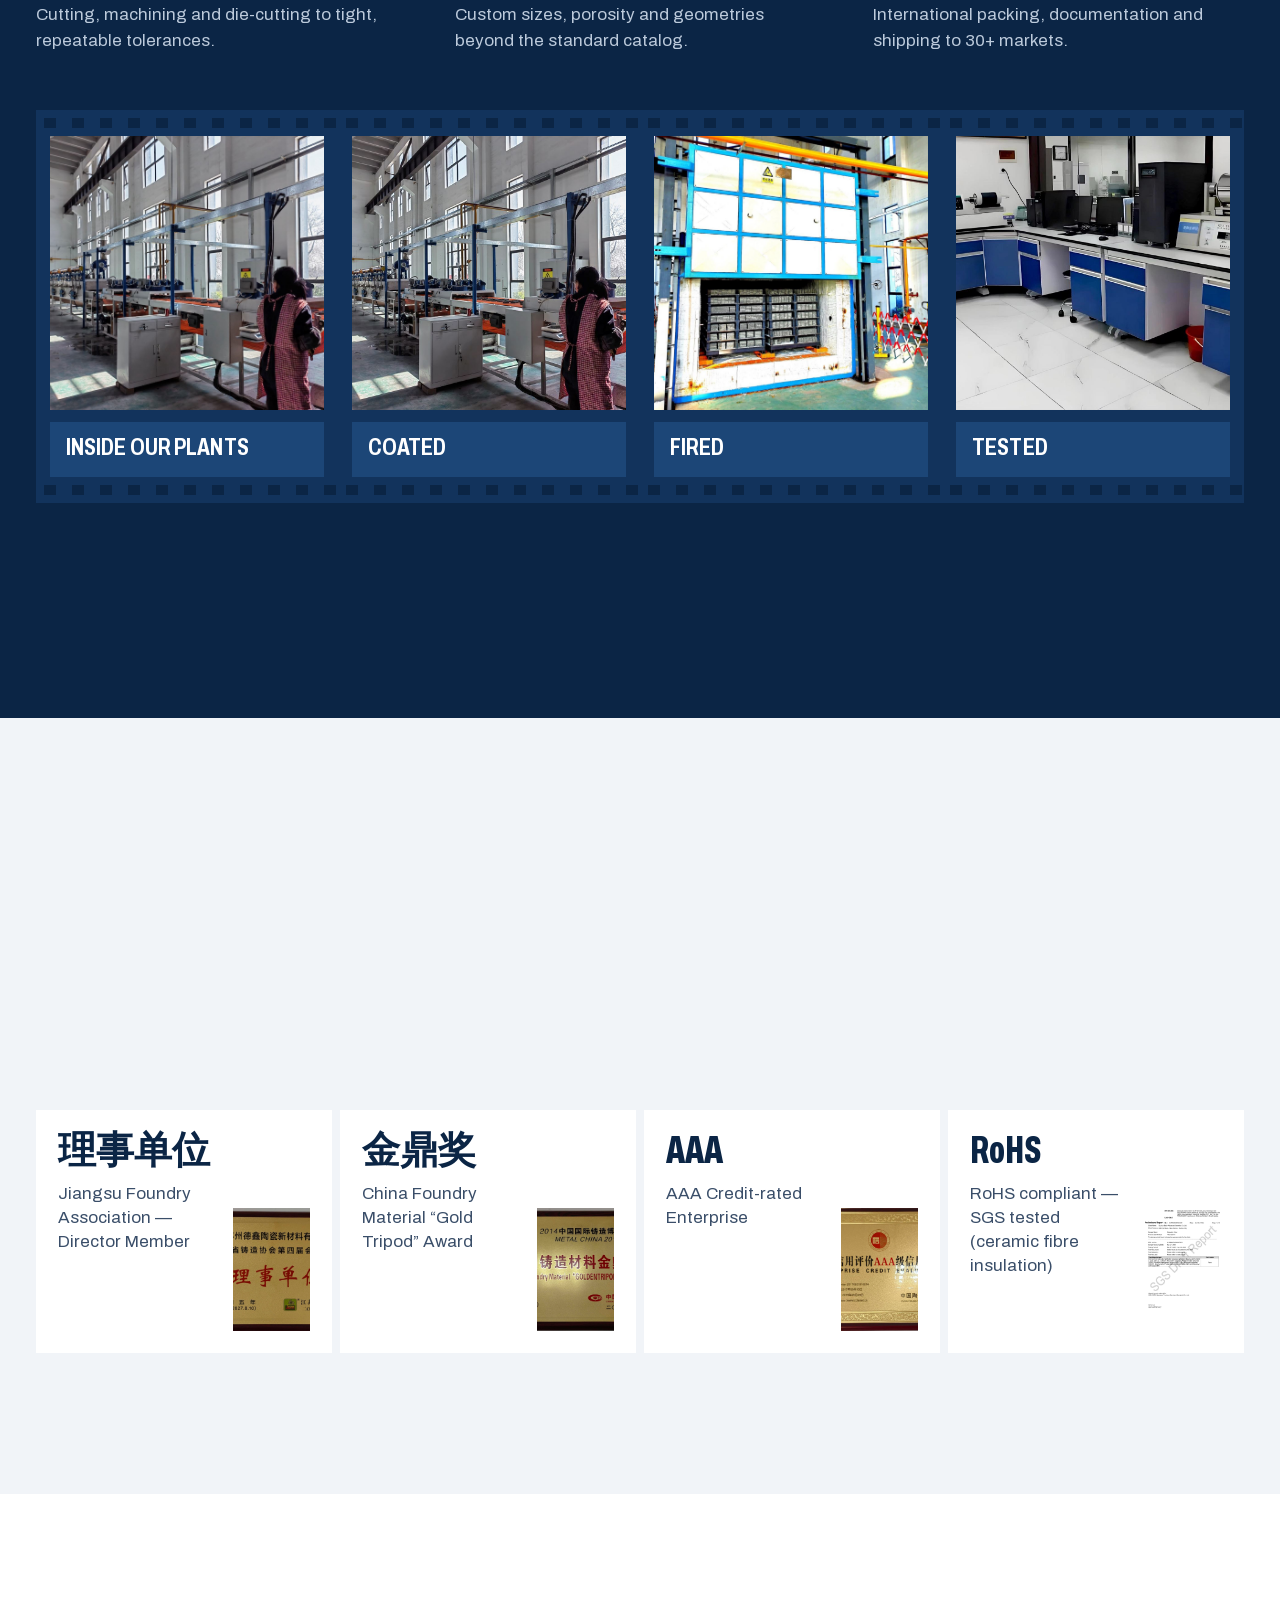
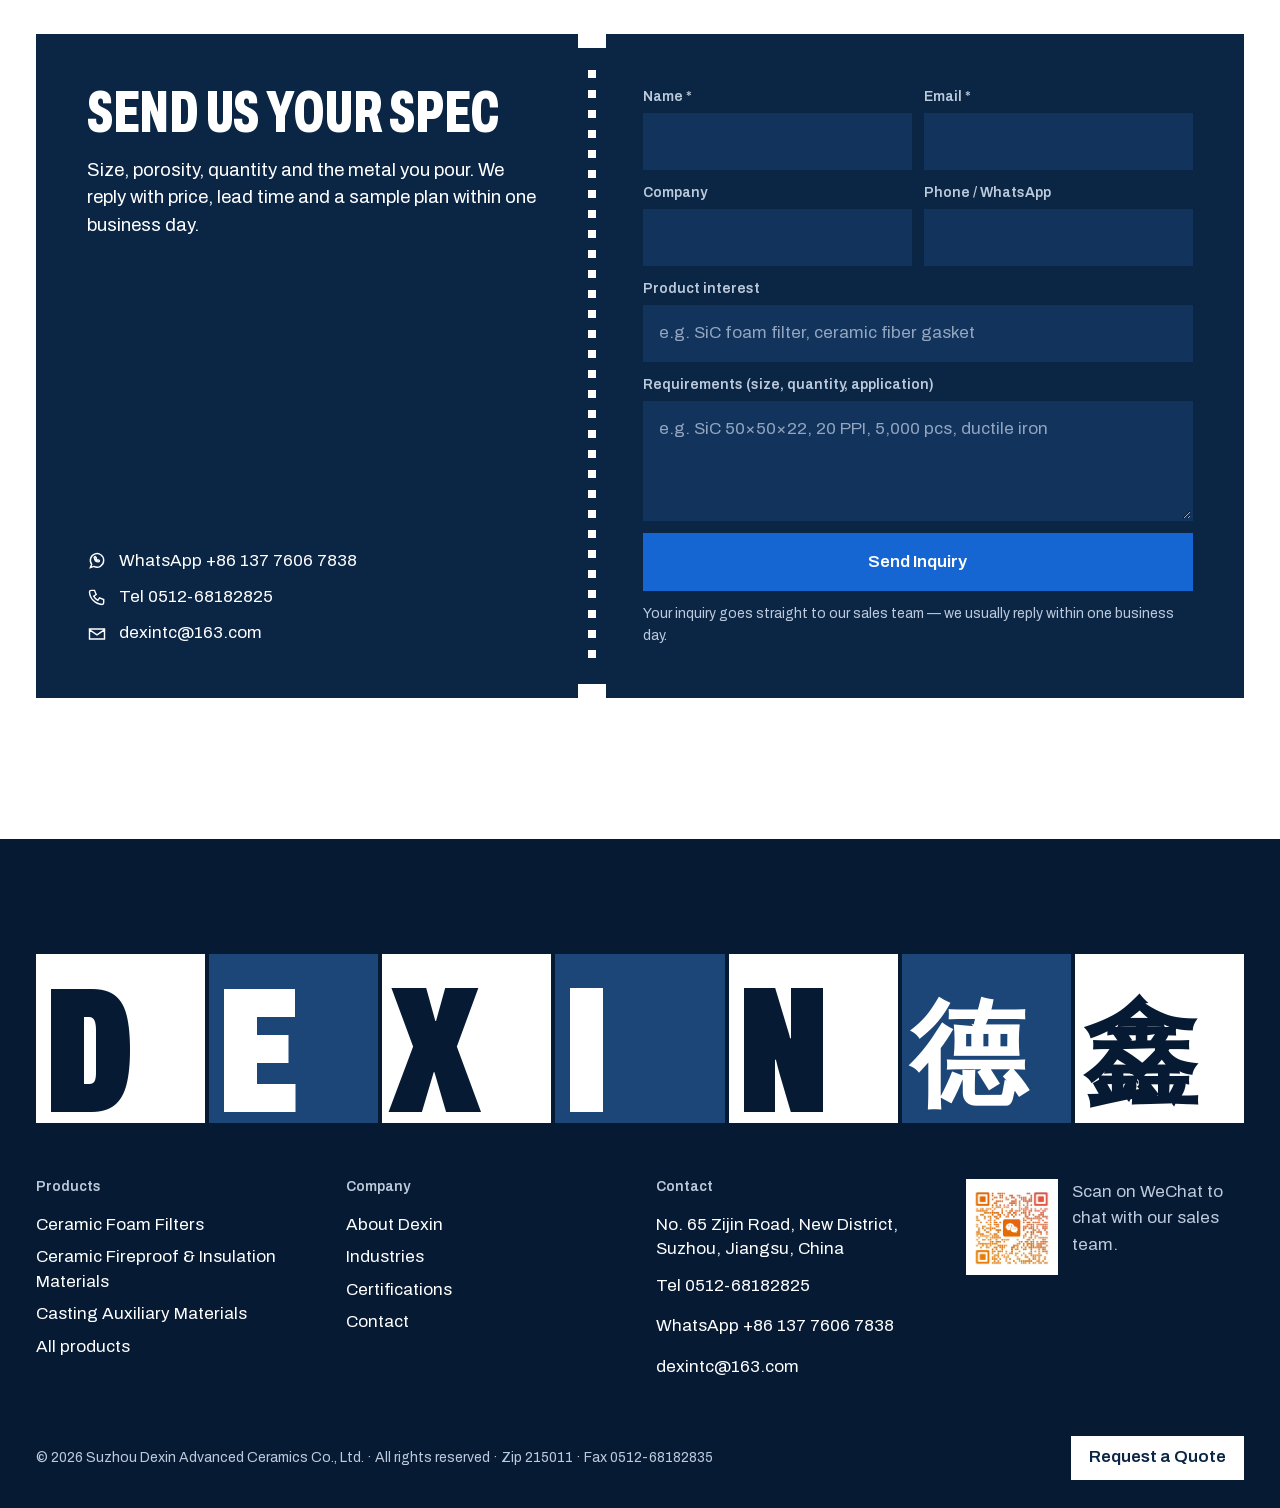
<file: about.html>
<!DOCTYPE html>
<html lang="en">
<head>
<meta charset="UTF-8">
<meta name="viewport" content="width=device-width,initial-scale=1">
<title>关于德鑫 — 始于2005的陶瓷耐火材料制造商 | About Dexin</title>
<meta name="description" content="苏州德鑫陶瓷新材料有限公司成立于2005年，江苏省铸造协会理事单位，ISO 9001认证，苏州、南通两大生产基地，专注泡沫陶瓷过滤器与耐火隔热材料制造。About Suzhou Dexin Advanced Ceramics — founded 2005, two production bases in Suzhou and Nantong.">
<link rel="canonical" href="https://szdexintc.com/about.html">
<meta property="og:type" content="website">
<meta property="og:site_name" content="Suzhou Dexin Advanced Ceramics">
<meta property="og:title" content="关于德鑫 — 始于2005的陶瓷耐火材料制造商 | About Dexin">
<meta property="og:description" content="苏州德鑫陶瓷新材料有限公司成立于2005年，江苏省铸造协会理事单位，ISO 9001认证，苏州、南通两大生产基地，专注泡沫陶瓷过滤器与耐火隔热材料制造。About Suzhou Dexin Advanced Ceramics — founded 2005, two production bases in Suzhou and Nantong.">
<meta property="og:url" content="https://szdexintc.com/about.html">
<meta property="og:image" content="https://szdexintc.com/assets/img/site/factory_building.jpg">
<meta property="og:locale" content="en_US">
<meta property="og:locale:alternate" content="zh_CN">
<meta name="twitter:card" content="summary_large_image">
<meta name="keywords" content="苏州德鑫,德鑫陶瓷,陶瓷耐火材料制造商,江苏省铸造协会,泡沫陶瓷过滤器,碳化硅过滤器,氧化铝过滤器,氧化锆过滤器,莫来石过滤器,陶瓷防火隔热材料,铸造辅材,苏州德鑫陶瓷,ceramic foam filter,SiC foam filter,casting auxiliaries">
<meta name="applicable-device" content="pc,mobile">
<meta http-equiv="Cache-Control" content="no-transform">
<meta name="theme-color" content="#0b2545">
<meta name="referrer" content="strict-origin-when-cross-origin">
<meta http-equiv="Content-Security-Policy" content="default-src 'self'; script-src 'self' 'unsafe-inline' https://hm.baidu.com https://gc.zgo.at; style-src 'self' 'unsafe-inline'; img-src 'self' data: https://hm.baidu.com https://danielajj.goatcounter.com; font-src 'self'; media-src 'self'; connect-src 'self' https://api.web3forms.com https://hm.baidu.com https://danielajj.goatcounter.com; object-src 'none'; base-uri 'self'; form-action 'self' https://api.web3forms.com; frame-src 'none'; upgrade-insecure-requests">
<link rel="icon" type="image/jpeg" href="assets/img/site/logo_square.jpg">
<script>document.documentElement.classList.add('js')</script>
<link rel="preload" href="assets/fonts/archivo-latin.woff2" as="font" type="font/woff2" crossorigin>
<link rel="stylesheet" href="assets/css/fonts.css">
<link rel="stylesheet" href="assets/css/style.css">
</head>
<body>
<header id="site-header"></header>
<main>
<section class="page-hero g-navy" aria-labelledby="ph-title">
  <div class="wrap ph-grid">
    <div>
      <nav class="crumbs" aria-label="Breadcrumb"><a href="index.html"><span data-en>Home</span><span data-zh>首页</span></a><span aria-hidden="true">/</span><span data-en>About</span><span data-zh>关于德鑫</span></nav>
      <h1 id="ph-title" class="cap"><span data-en>Ceramics for hot metal since 2005</span><span data-zh>专注高温陶瓷，始于2005</span></h1>
      <p class="lead"><span data-en>Building China's highland for industrial ceramic manufacturing.</span><span data-zh>打造中国工业陶瓷制造的高地。</span></p>

      <div class="hero-actions"><a class="btn" href="contact.html#quote" data-rfq data-rfq-type="quote"><span data-en>Request a Quote</span><span data-zh>获取报价</span></a></div>
    </div>
    <div class="ph-frame"><div class="frame is-on"><span class="flag" aria-hidden="true"></span>
      <div class="shot"><img src="assets/img/site/factory_hq.jpg" alt="Dexin head office in Suzhou New District" width="1600" height="1268"></div>
      <div class="window"><h2 class="h3"><span data-en>Head office, Suzhou</span><span data-zh>苏州总部</span></h2><p><span data-en>No. 65 Zijin Road, New District, Suzhou, Jiangsu, China</span><span data-zh>中国江苏省苏州高新区紫金路65号</span></p></div>
    </div></div>
  </div>
</section>

<section class="band g-white" aria-labelledby="story-title">
  <div class="wrap">
    <div class="story">
      <div data-rise>
        <h2 id="story-title" class="cap"><span data-en>Two plants, one standard</span><span data-zh>两座工厂，同一标准</span></h2>
        <p class="lead"><span data-en>Suzhou Dexin Advanced Ceramics Co., Ltd. — a director member of the China Jiangsu Foundry Association — specialises in the production of ceramic refractory materials. Our products include ceramic foam filters and ceramic insulation materials. The company runs two advanced foam-ceramic production lines with an annual foam-filter output of about 2,000 m³.</span><span data-zh>苏州德鑫陶瓷新材料有限公司作为中国江苏省铸造协会理事单位，是一家专业从事陶瓷耐火材料生产的企业。产品包括各类陶瓷过滤片、陶瓷隔热材料等。公司拥有 2 条先进的泡沫陶瓷生产线，年产泡沫陶瓷过滤器约 2000m³。</span></p>
        <p style="margin-top:18px"><span data-en>Founded in 2005, Dexin has built long-term, stable partnerships with dozens of internationally renowned foundries, supporting them with products, technical service and information. We have adopted and rigorously implemented an ISO-standard management system to ensure consistent quality and continuous improvement.</span><span data-zh>公司成立于 2005 年，多年来与数十家国际知名铸造企业建立了长期稳定的合作关系，为客户提供产品、技术支持与信息服务。公司导入并严格执行 ISO 标准管理体系，保证产品的高质量与持续改进能力。</span></p>
        <p><span data-en>In 2018 we established a second plant in Tongzhou Bay, Nantong — built to China's national carbon-neutrality goals with new processes and equipment for sustainable, stable development. Everything we do is guided by one tenet: <strong style="color:var(--ink)">quality first, thorough service, attention to detail, the pursuit of perfection.</strong></span><span data-zh>2018 年，我们在南通通州湾建立第二工厂，按照国家碳中和政策目标建设，采用新工艺与新设备，为可持续稳定发展提供保障。我们始终秉持一个宗旨：<strong style="color:var(--ink)">质量第一，服务到位，注重细节，精益求精。</strong></span></p>
        <table class="spec-table facts-table"><caption class="vh">Dexin at a glance</caption><tbody id="facts"></tbody></table>
      </div>
      <figure class="pic" data-rise style="margin:0"><img src="assets/img/site/factory_building.jpg" alt="Dexin's Nantong plant on Tongzhou Bay" loading="lazy" width="1600" height="1200"></figure>
    </div>
  </div>
</section>

<section class="band g-paper" aria-labelledby="val-title">
  <div class="wrap">
    <h2 id="val-title" class="cap h2" style="margin-bottom:clamp(40px,5vw,72px)" data-rise><span data-en>The principles behind every product</span><span data-zh>每件产品背后的准则</span></h2>
    <ul class="big-list" id="valueGrid"></ul>
  </div>
</section>

<section class="band g-navy" aria-labelledby="cap-title">
  <div class="wrap">
    <div class="sec-head">
      <h2 id="cap-title" class="cap h2" data-rise><span data-en>From forming to finished export shipment</span><span data-zh>从成型到出口交付</span></h2>
      <p class="lead" data-rise><span data-en>Bringing manufacturing and quality under one roof keeps lead times short and standards consistent.</span><span data-zh>制造与质量集于一体，确保交期更短、标准统一。</span></p>
    </div>
    <ul class="cap-list on-navy" id="capGrid"></ul>
    <ol class="strip" aria-label="Inside the plant">
      <li class="frame" data-rise><div class="shot"><video muted loop playsinline autoplay preload="metadata" poster="assets/img/site/factory_line.jpg" aria-label="Machinery running inside a Dexin plant"><source src="assets/video/factory.mp4" type="video/mp4"></video></div><div class="window"><h3 class="h3"><span data-en>Inside our plants</span><span data-zh>走进德鑫工厂</span></h3></div></li>
      <li class="frame" data-rise><div class="shot"><img src="assets/img/process/line_coat.jpg" alt="Dexin foam-ceramic production line" width="1200" height="900" loading="lazy"></div><div class="window"><h3 class="h3"><span data-en>Coated</span><span data-zh>浸浆</span></h3></div></li>
      <li class="frame" data-rise><div class="shot"><img src="assets/img/site/factory_kiln.jpg" alt="A Dexin shuttle kiln loaded with filters" width="1200" height="1600" loading="lazy" style="object-position:center 70%"></div><div class="window"><h3 class="h3"><span data-en>Fired</span><span data-zh>烧成</span></h3></div></li>
      <li class="frame" data-rise><div class="shot"><img src="assets/img/site/qc_lab.jpg" alt="The Dexin testing laboratory" width="1600" height="977" loading="lazy"></div><div class="window"><h3 class="h3"><span data-en>Tested</span><span data-zh>检测</span></h3></div></li>
    </ol>
    <p style="margin-top:48px" data-rise><a class="link" href="index.html#hero-title"><span data-en>Watch the production rail</span><span data-zh>观看完整生产流程</span> <svg viewBox="0 0 24 24" fill="none" stroke="currentColor" stroke-width="2" stroke-linecap="square" aria-hidden="true"><path d="M4 12h15M13 6l6 6-6 6"/></svg></a></p>
  </div>
</section>

<section class="band g-paper" id="certs" aria-label="Certificates and test reports">
  <div class="wrap" id="certBoard"></div>
</section>

<section class="band g-white" id="quote" aria-labelledby="quote-title">
  <div class="wrap"><div data-coupon></div></div>
</section>
</main>
<footer id="site-footer"></footer>
<script src="assets/js/data.js"></script>
<script src="assets/js/i18n.js"></script>
<script>
window.DXPAGE=function(){
  const U=window.DXUI, D=window.DX, bi=U.bi;
  const fmt=s=>s.v.toLocaleString('en-US')+s.suffix;
  document.getElementById('facts').innerHTML = `<tr><th scope="row">${bi('Founded','成立')}</th><td>2005</td></tr>
    <tr><th scope="row">${bi('Production bases','生产基地')}</th><td>${bi('Suzhou · Nantong (2018)','苏州 · 南通（2018）')}</td></tr>` +
    D.stats.slice(1).map(s=>`<tr><th scope="row">${bi(s.en,s.zh)}</th><td>${fmt(s)}</td></tr>`).join('');
  const values=[
    {en:'Customer-centric',zh:'以客户为中心',de:'We start from your metal, process and target — then engineer the material to fit, not the other way around.',dz:'我们从您的金属、工艺与目标出发，量身匹配材料，而非让您迁就标准品。'},
    {en:'Attention to detail',zh:'注重细节',de:'Porosity, dimensions and consistency are controlled batch by batch, because castings fail in the details.',dz:'气孔率、尺寸与一致性逐批管控——因为铸件的成败往往藏在细节之中。'},
    {en:'Pursuit of perfection',zh:'追求完美',de:'Continuous testing and process refinement keep quality stable shipment after shipment.',dz:'持续检测与工艺优化，让每一批出货的质量都稳定如一。'},
  ];
  document.getElementById('valueGrid').innerHTML = values.map(w=>`<li data-rise><h3 class="cap">${bi(w.en,w.zh)}</h3><p>${bi(w.de,w.dz)}</p></li>`).join('');
  const caps=[
    {en:'In-house forming',zh:'自有成型',de:'Reticulated foam, extruded and pressed shapes formed on our own lines.',dz:'网状泡沫、挤压及压制成型，均由自有产线完成。'},
    {en:'High-temperature firing',zh:'高温烧成',de:'Controlled firing schedules deliver strength and thermal stability up to 1760 °C capability.',dz:'受控烧成曲线，赋予材料强度与热稳定性，能力最高达1760℃。'},
    {en:'Material testing & QC',zh:'材料检测与质控',de:'Batch-level inspection and material testing before every shipment.',dz:'每批出货前进行批次检验与材料测试。'},
    {en:'Precision finishing',zh:'精密加工',de:'Cutting, machining and die-cutting to tight, repeatable tolerances.',dz:'切割、机加工与模切，达成严格且可复现的公差。'},
    {en:'Custom engineering',zh:'定制工程',de:'Custom sizes, porosity and geometries beyond the standard catalog.',dz:'尺寸、气孔率与外形均可定制，不止于标准目录。'},
    {en:'Export & logistics',zh:'出口与物流',de:'International packing, documentation and shipping to 30+ markets.',dz:'国际包装、单证与运输，覆盖30多个国家及地区。'},
  ];
  document.getElementById('capGrid').innerHTML = caps.map(w=>`<li data-rise><h3 class="h3"><span class="sq"></span>${bi(w.en,w.zh)}</h3><p>${bi(w.de,w.dz)}</p></li>`).join('');
  document.getElementById('certBoard').innerHTML = U.certBoard(
    bi('Certified, recognised and trusted','认证 · 荣誉 · 信赖'),
    bi('An ISO 9001 quality system, industry recognition and a AAA credit rating backing every order.','ISO 9001 质量体系、行业荣誉与 AAA 级信用评价，为每一笔订单提供保障。'));
};
</script>
<script src="assets/js/components.js"></script>
<!-- analytics: Baidu Tongji (CN) + GoatCounter (intl) -->
<script>
var _hmt = _hmt || [];
(function() {
  var hm = document.createElement("script");
  hm.src = "https://hm.baidu.com/hm.js?5a7618a2dc07c5ae6a50411ba4df45e3";
  var s = document.getElementsByTagName("script")[0];
  s.parentNode.insertBefore(hm, s);
})();
</script>
<script data-goatcounter="https://danielajj.goatcounter.com/count" async src="https://gc.zgo.at/count.js"></script>
</body>
</html>
</file>
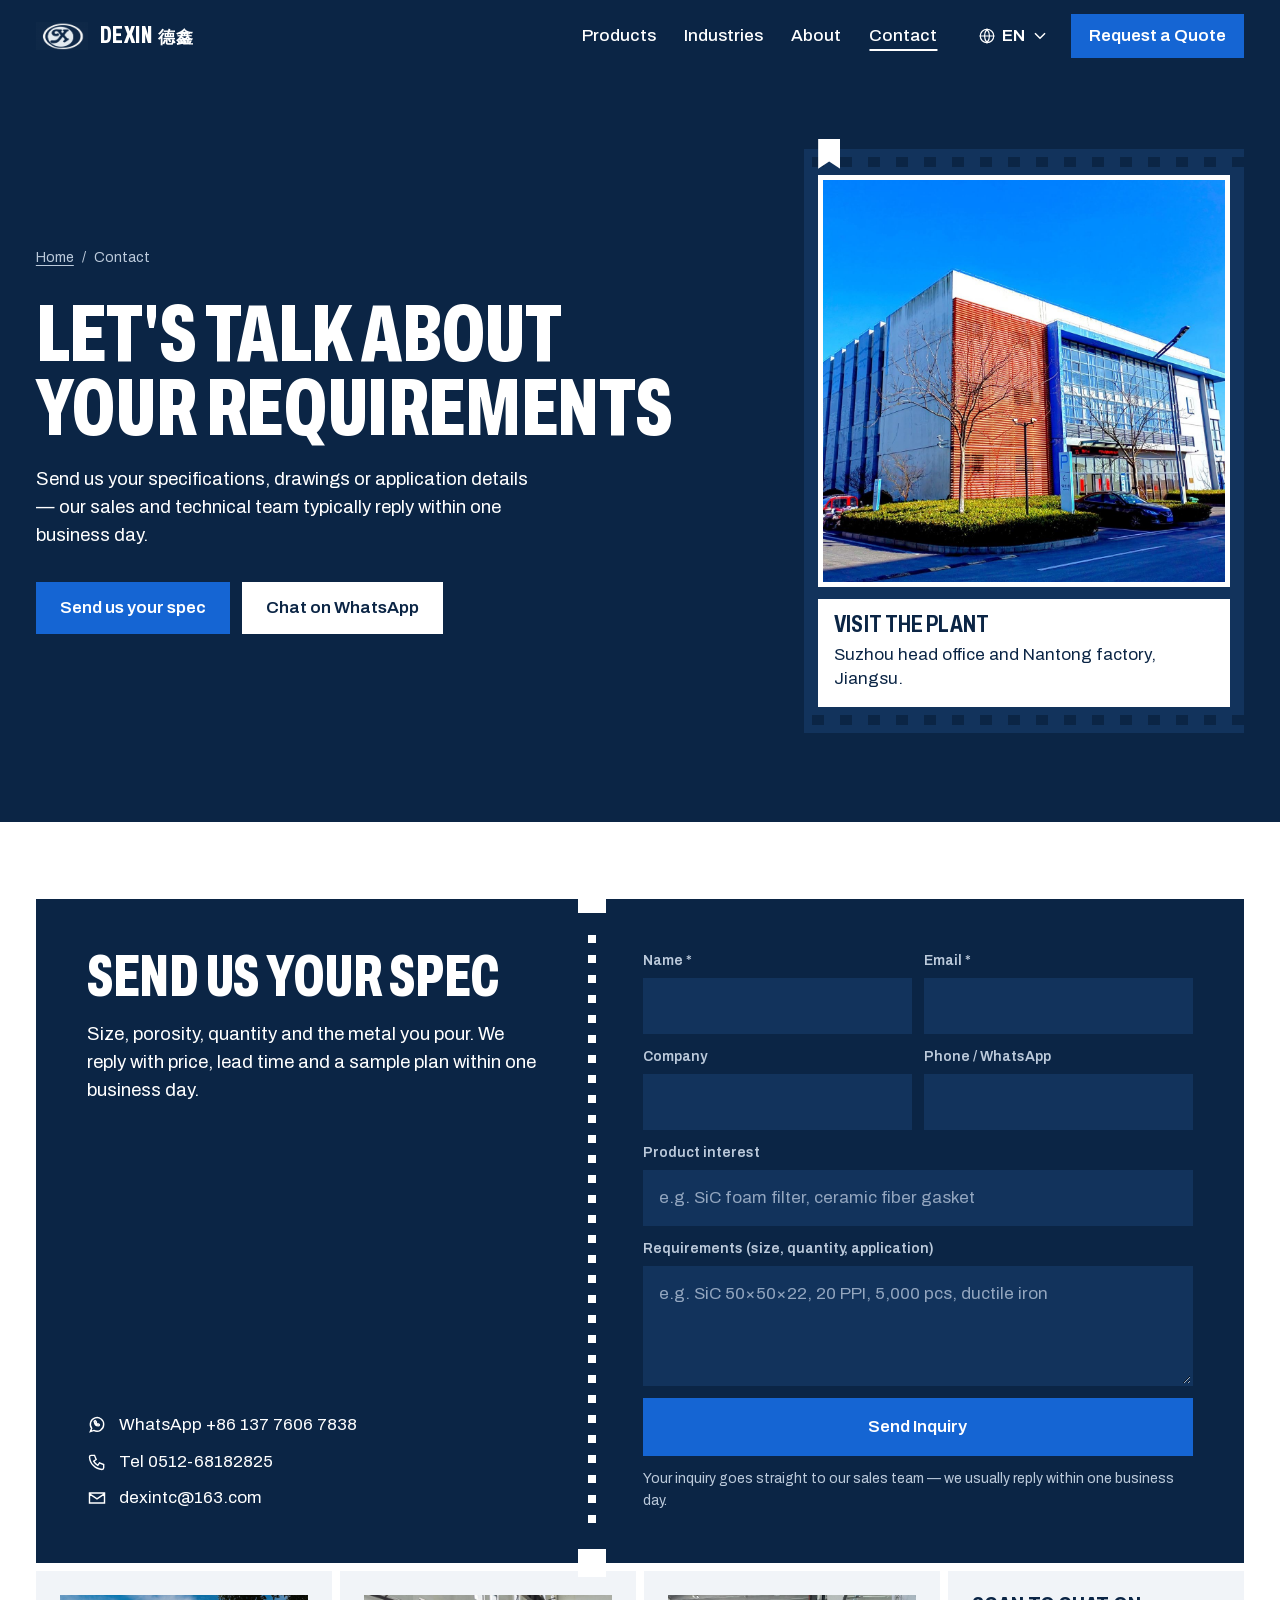
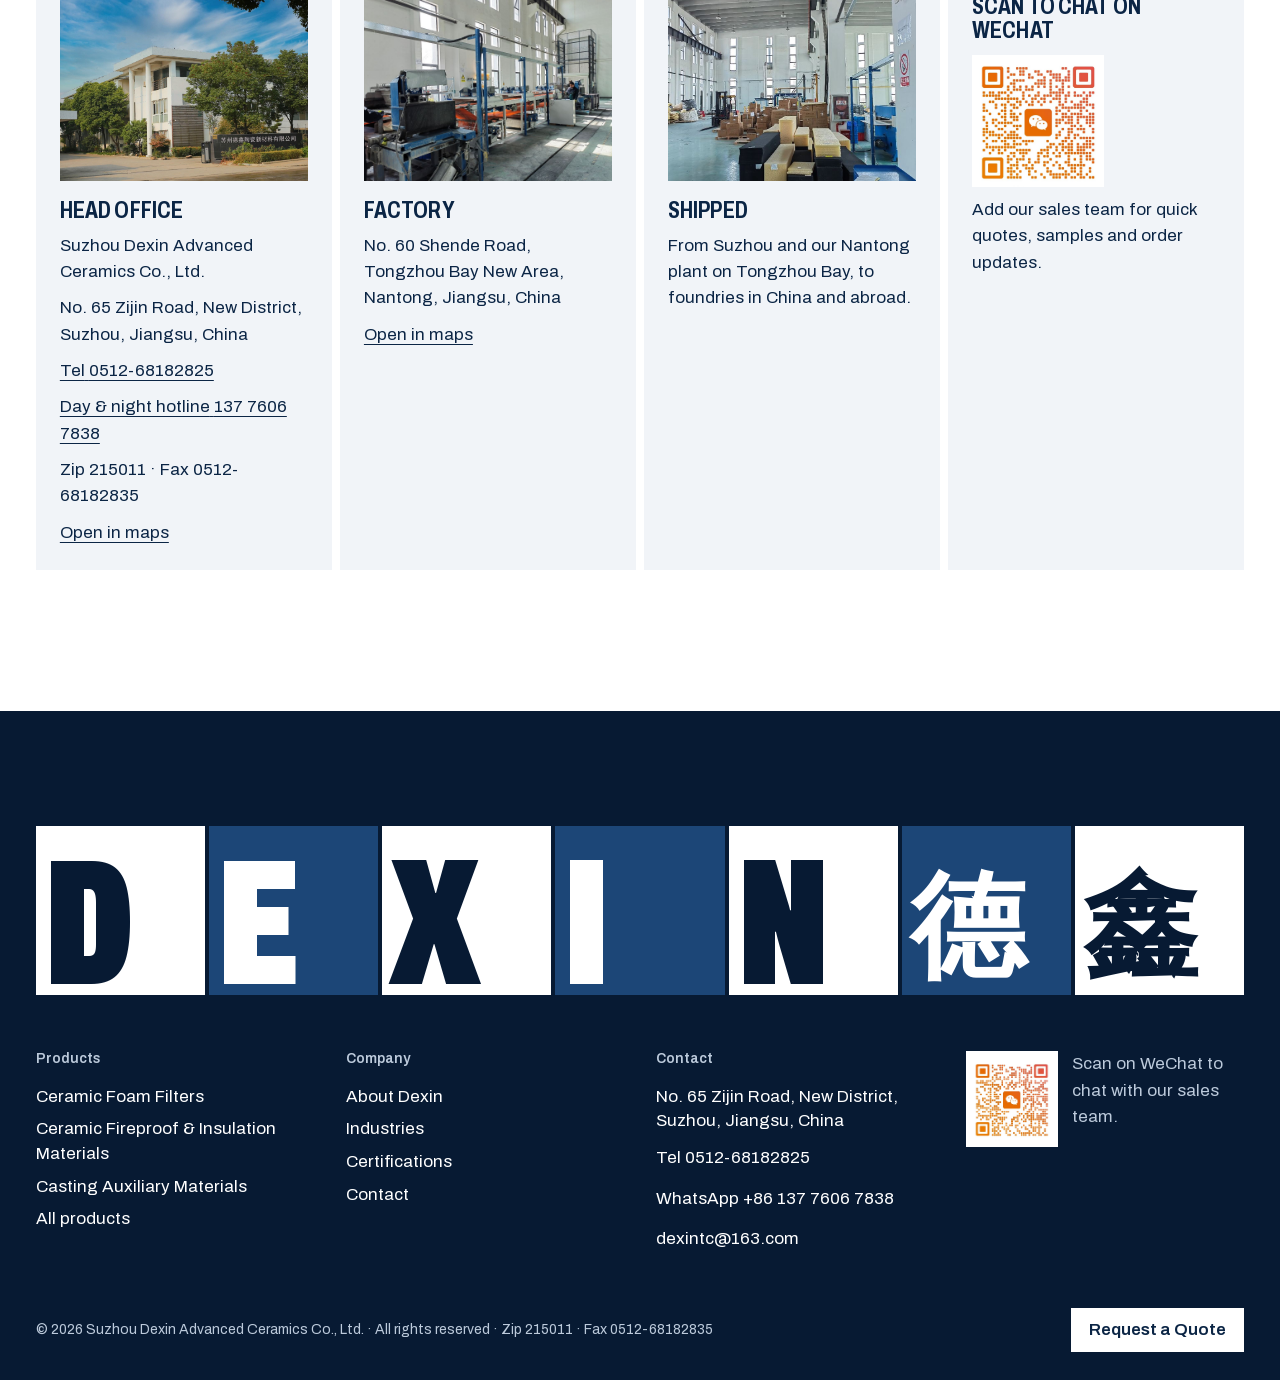
<file: contact.html>
<!DOCTYPE html>
<html lang="en">
<head>
<meta charset="UTF-8">
<meta name="viewport" content="width=device-width,initial-scale=1">
<title>联系我们 — 苏州德鑫陶瓷 电话·微信·WhatsApp | Contact Dexin</title>
<meta name="description" content="联系苏州德鑫陶瓷：苏州高新区紫金路65号，电话 0512-68182825，服务热线 137 7606 7838，微信、WhatsApp 与在线询盘表单。Contact Suzhou Dexin Advanced Ceramics — address, phone, WeChat, WhatsApp and inquiry form.">
<link rel="canonical" href="https://szdexintc.com/contact.html">
<meta property="og:type" content="website">
<meta property="og:site_name" content="Suzhou Dexin Advanced Ceramics">
<meta property="og:title" content="联系我们 — 苏州德鑫陶瓷 电话·微信·WhatsApp | Contact Dexin">
<meta property="og:description" content="联系苏州德鑫陶瓷：苏州高新区紫金路65号，电话 0512-68182825，服务热线 137 7606 7838，微信、WhatsApp 与在线询盘表单。Contact Suzhou Dexin Advanced Ceramics — address, phone, WeChat, WhatsApp and inquiry form.">
<meta property="og:url" content="https://szdexintc.com/contact.html">
<meta property="og:image" content="https://szdexintc.com/assets/img/site/factory_building.jpg">
<meta property="og:locale" content="en_US">
<meta property="og:locale:alternate" content="zh_CN">
<meta name="twitter:card" content="summary_large_image">
<meta name="keywords" content="苏州德鑫陶瓷联系方式,泡沫陶瓷过滤器厂家,陶瓷过滤器供应商,泡沫陶瓷过滤器,碳化硅过滤器,氧化铝过滤器,氧化锆过滤器,莫来石过滤器,陶瓷防火隔热材料,铸造辅材,苏州德鑫陶瓷,ceramic foam filter,SiC foam filter,casting auxiliaries">
<meta name="applicable-device" content="pc,mobile">
<meta http-equiv="Cache-Control" content="no-transform">
<meta name="theme-color" content="#0b2545">
<meta name="referrer" content="strict-origin-when-cross-origin">
<meta http-equiv="Content-Security-Policy" content="default-src 'self'; script-src 'self' 'unsafe-inline' https://hm.baidu.com https://gc.zgo.at; style-src 'self' 'unsafe-inline'; img-src 'self' data: https://hm.baidu.com https://danielajj.goatcounter.com; font-src 'self'; media-src 'self'; connect-src 'self' https://api.web3forms.com https://hm.baidu.com https://danielajj.goatcounter.com; object-src 'none'; base-uri 'self'; form-action 'self' https://api.web3forms.com; frame-src 'none'; upgrade-insecure-requests">
<link rel="icon" type="image/jpeg" href="assets/img/site/logo_square.jpg">
<script>document.documentElement.classList.add('js')</script>
<link rel="preload" href="assets/fonts/archivo-latin.woff2" as="font" type="font/woff2" crossorigin>
<link rel="stylesheet" href="assets/css/fonts.css">
<link rel="stylesheet" href="assets/css/style.css">
</head>
<body>
<header id="site-header"></header>
<main>
<section class="page-hero g-navy" aria-labelledby="ph-title">
  <div class="wrap ph-grid"><div>
    <nav class="crumbs" aria-label="Breadcrumb"><a href="index.html"><span data-en>Home</span><span data-zh>首页</span></a><span aria-hidden="true">/</span><span data-en>Contact</span><span data-zh>联系我们</span></nav>
    <h1 id="ph-title" class="cap"><span data-en>Let's talk about your requirements</span><span data-zh>欢迎洽谈您的需求</span></h1>
    <p class="lead"><span data-en>Send us your specifications, drawings or application details — our sales and technical team typically reply within one business day.</span><span data-zh>请发送您的规格、图纸或应用细节——我们的销售与技术团队通常在一个工作日内回复。</span></p>
    <div class="hero-actions"><a class="btn" href="#quote"><span data-en>Send us your spec</span><span data-zh>发送您的规格需求</span></a><a class="btn btn-light" href="https://wa.me/8613776067838" target="_blank" rel="noopener"><span data-en>Chat on WhatsApp</span><span data-zh>WhatsApp 咨询</span></a></div>
  </div>
    <div class="ph-frame"><div class="frame is-on"><span class="flag" aria-hidden="true"></span>
      <div class="shot"><img src="assets/img/site/factory_building.jpg" alt="Dexin's Nantong plant on Tongzhou Bay" width="1600" height="1200"></div>
      <div class="window"><h2 class="h3"><span data-en>Visit the plant</span><span data-zh>欢迎来厂参观</span></h2><p><span data-en>Suzhou head office and Nantong factory, Jiangsu.</span><span data-zh>江苏苏州总部与南通工厂。</span></p></div>
    </div></div>
  </div>
</section>

<section class="band g-white" id="quote" aria-labelledby="quote-title" style="padding-top:clamp(48px,6vw,96px)">
  <div class="wrap">
    <div data-coupon></div>

    <div class="contact-grid" id="contactGrid"></div>
  </div>
</section>
</main>
<footer id="site-footer"></footer>
<script src="assets/js/data.js"></script>
<script src="assets/js/i18n.js"></script>
<script>
window.DXPAGE = function(){
  const U = window.DXUI, D = window.DX, c = D.contact, bi = U.bi;
  const map=q=>'https://www.openstreetmap.org/search?query='+encodeURIComponent(q);
  document.getElementById('contactGrid').innerHTML=`
    <div data-rise><img class="photo" src="assets/img/site/factory_hq.jpg" alt="Dexin head office in Suzhou" width="1600" height="1268" loading="lazy"><h3 class="h3">${bi('Head office','总部')}</h3>
      <p>${bi(D.company.en,D.company.zh)}</p>
      <p>${bi(c.addr_en,c.addr_zh)}</p>
      <a href="tel:+8651268182825">${bi('Tel','电话')} <bdi>${c.tel}</bdi></a>
      <a href="tel:+8613776067838">${bi('Day & night hotline','日夜服务热线')} <bdi>${c.hotline}</bdi></a>
      <p>${bi(`Zip ${c.zip} · Fax ${c.fax}`,`邮编 ${c.zip} · 传真 ${c.fax}`)}</p>
      <a href="${map('Zijin Road 65, Suzhou')}" target="_blank" rel="noopener">${bi('Open in maps','在地图中打开')}</a></div>
    <div data-rise><img class="photo" src="assets/img/process/line_roll.jpg" alt="The foam-ceramic line at the Dexin factory" width="1200" height="900" loading="lazy"><h3 class="h3">${bi('Factory','工厂')}</h3>
      <p>${bi(c.factory_en,c.factory_zh)}</p>
      <a href="${map('Tongzhou Bay, Nantong')}" target="_blank" rel="noopener">${bi('Open in maps','在地图中打开')}</a></div>
    <div data-rise><img class="photo" src="assets/img/process/packed.jpg" alt="Packed cartons on pallets in the Dexin warehouse" width="750" height="1000" loading="lazy"><h3 class="h3">${bi('Shipped','发运')}</h3>
      <p>${bi('From Suzhou and our Nantong plant on Tongzhou Bay, to foundries in China and abroad.','从苏州及南通通州湾工厂，发往国内外铸造企业。')}</p></div>
    <div data-rise><h3 class="h3">${bi('Scan to chat on WeChat','微信扫码沟通')}</h3>
      <img src="assets/img/site/wechat_qr.jpg" alt="WeChat QR 微信二维码" width="132" height="132" loading="lazy">
      <p>${bi('Add our sales team for quick quotes, samples and order updates.','添加我们的销售团队，快速获取报价、样品与订单进展。')}</p></div>`;
};
</script>
<script src="assets/js/components.js"></script>
<!-- analytics: Baidu Tongji (CN) + GoatCounter (intl) -->
<script>
var _hmt = _hmt || [];
(function() {
  var hm = document.createElement("script");
  hm.src = "https://hm.baidu.com/hm.js?5a7618a2dc07c5ae6a50411ba4df45e3";
  var s = document.getElementsByTagName("script")[0];
  s.parentNode.insertBefore(hm, s);
})();
</script>
<script data-goatcounter="https://danielajj.goatcounter.com/count" async src="https://gc.zgo.at/count.js"></script>
</body></html>
</file>
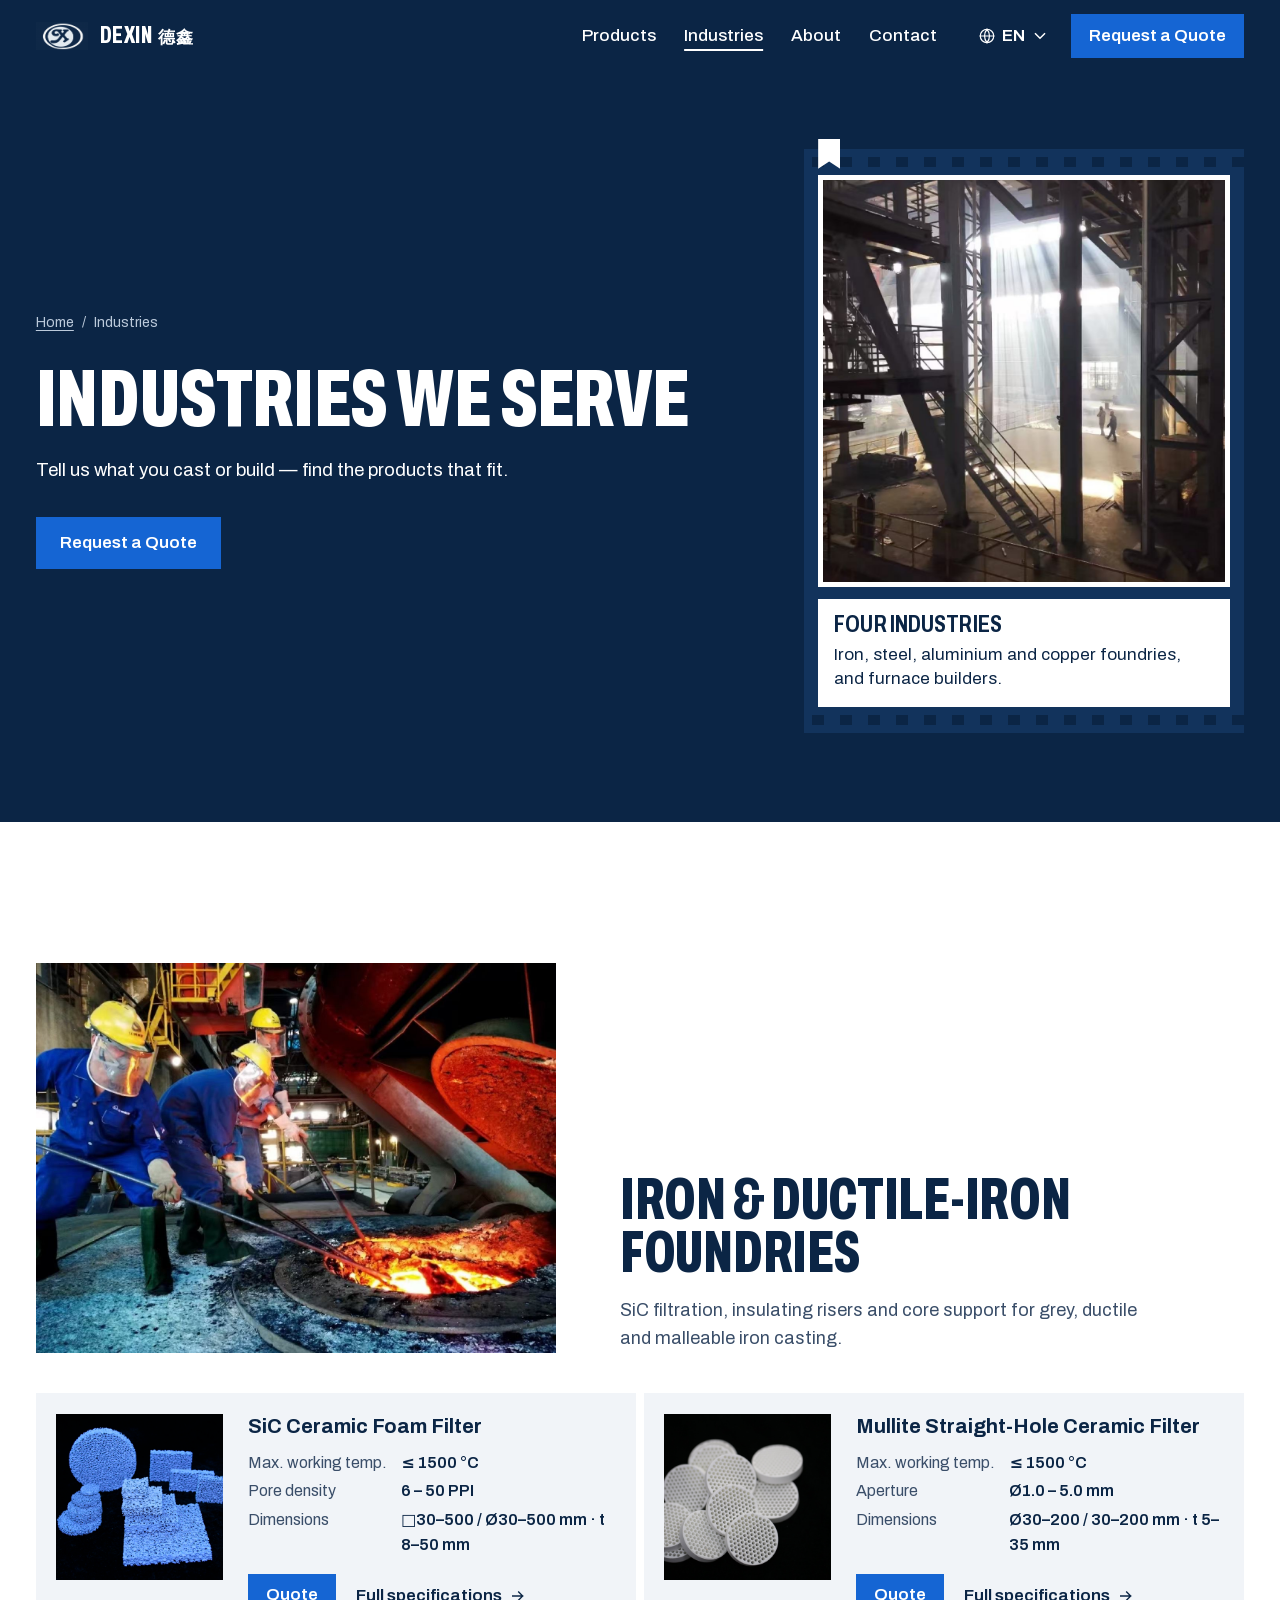
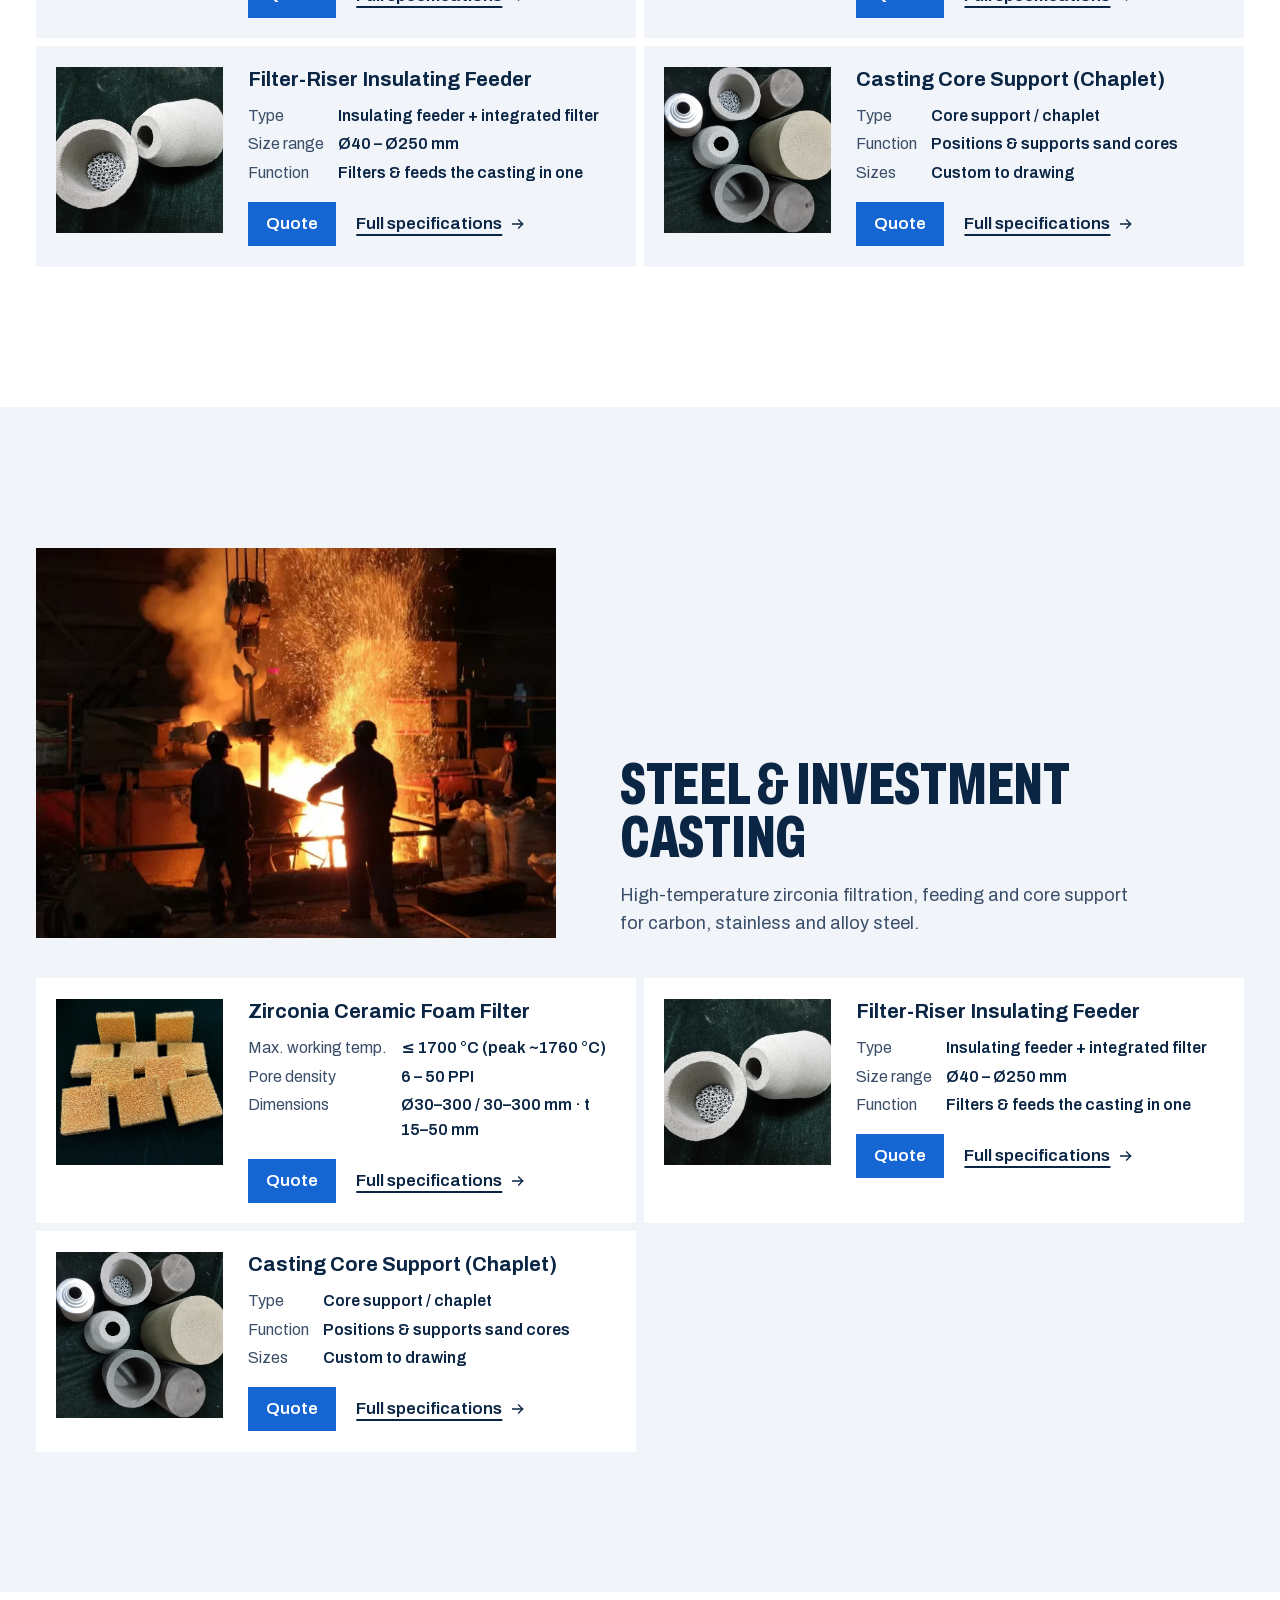
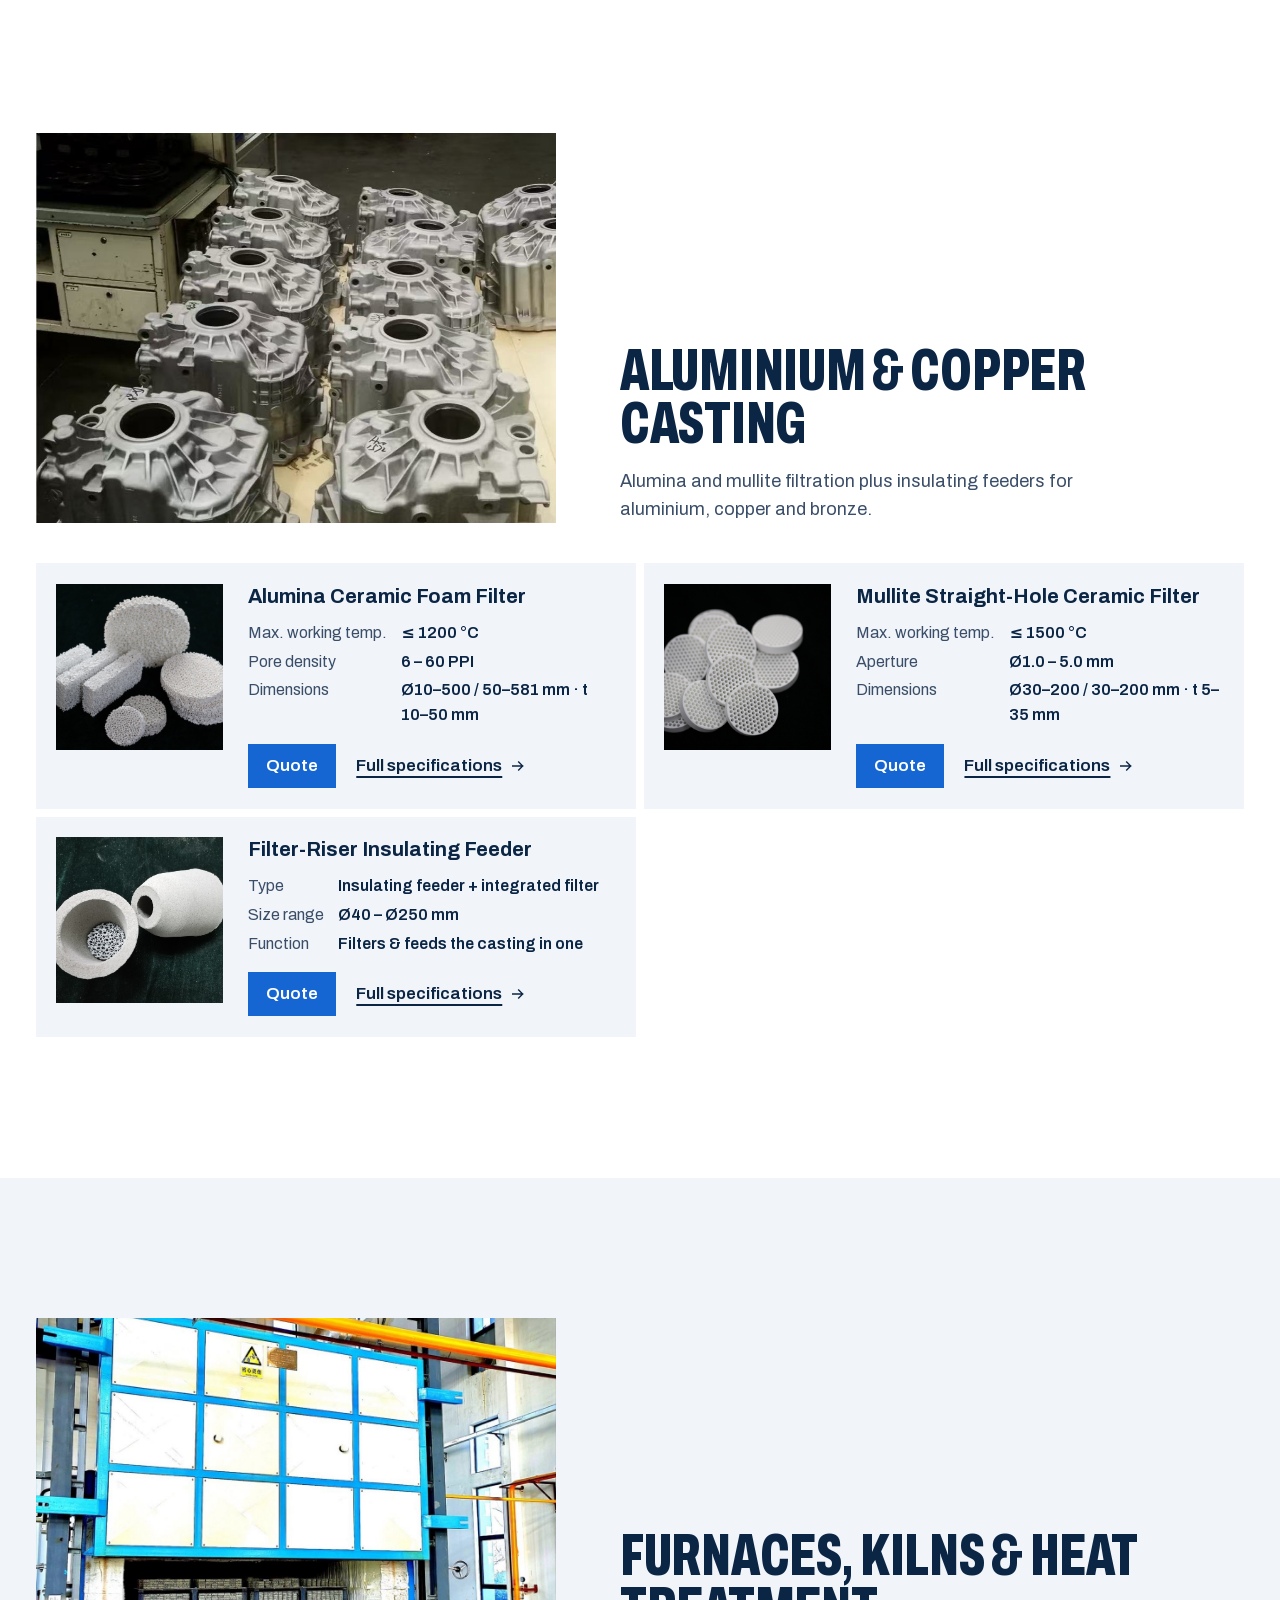
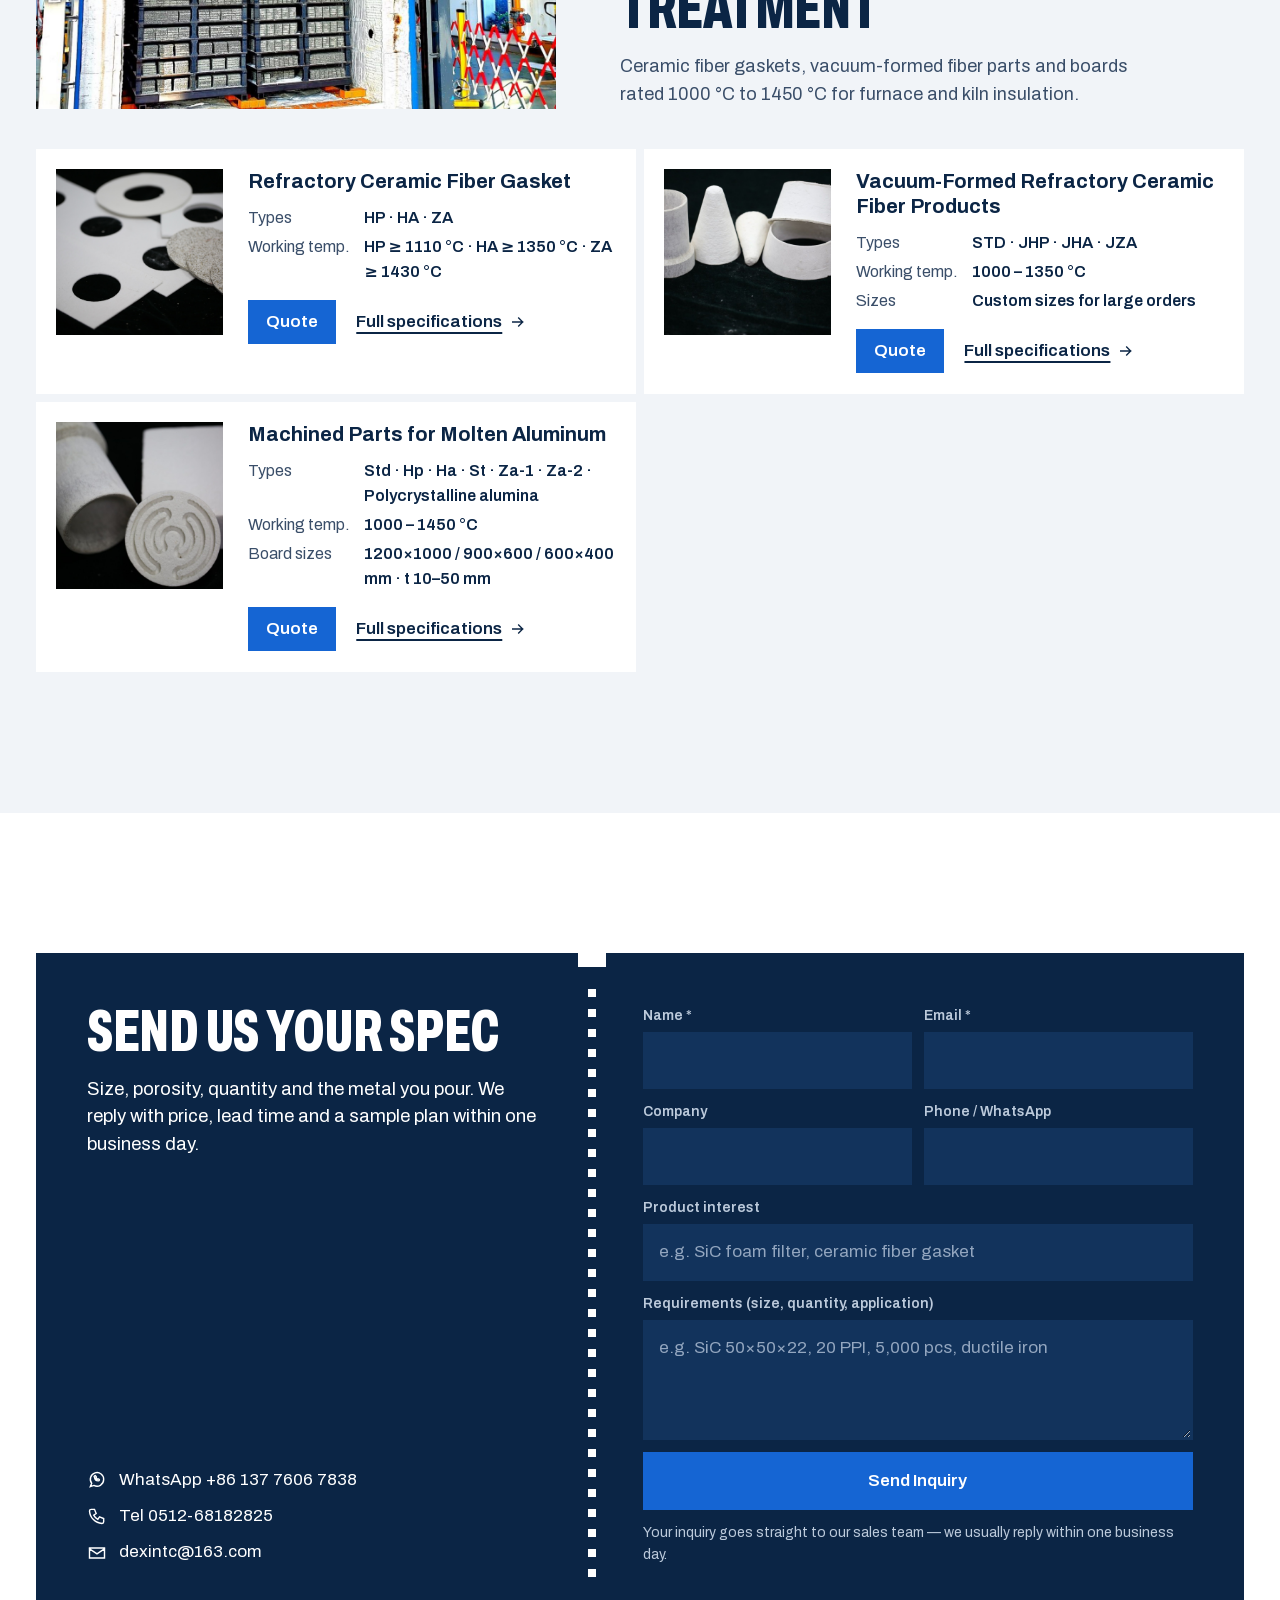
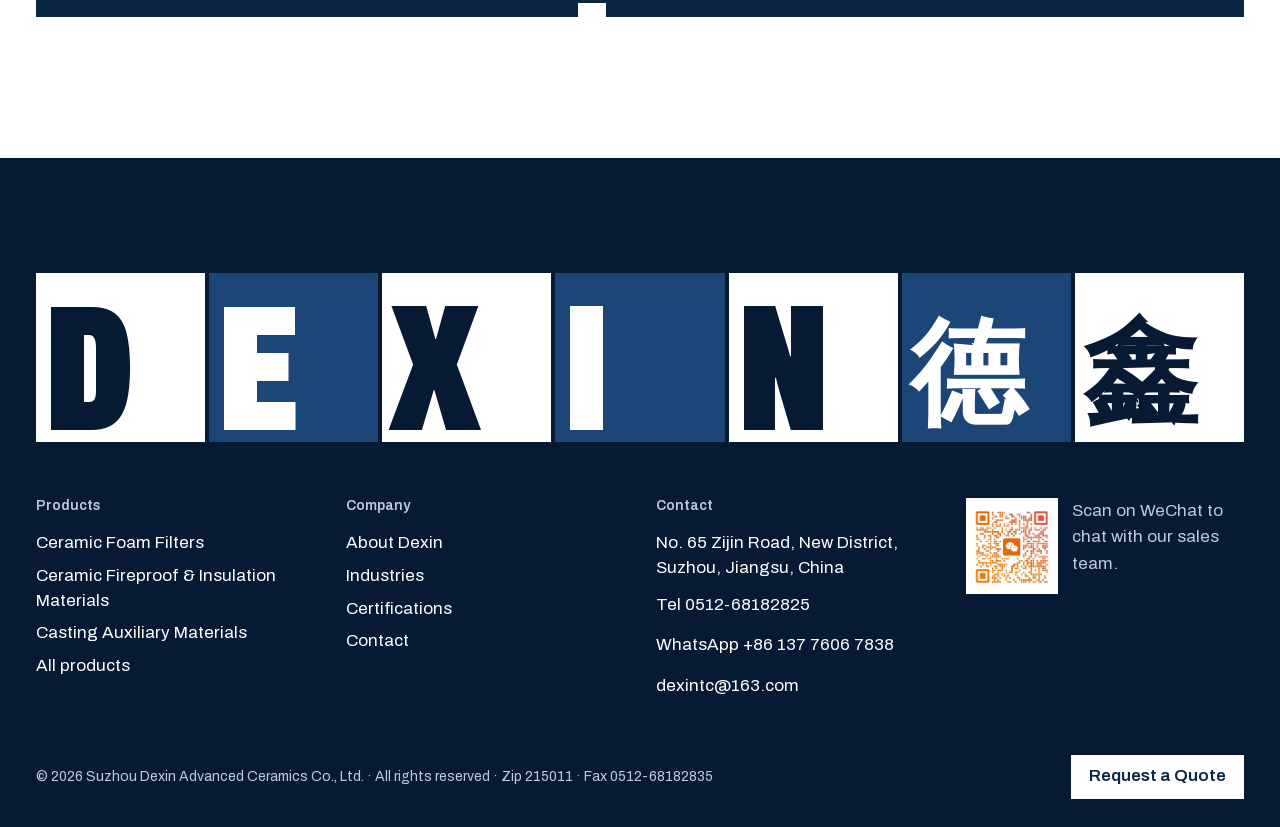
<file: industries.html>
<!DOCTYPE html>
<html lang="en">
<head>
<meta charset="UTF-8">
<meta name="viewport" content="width=device-width,initial-scale=1">
<title>应用行业 — 铸铁·铸钢·铝合金·铜及工业窑炉 | Dexin Industries</title>
<meta name="description" content="按行业选择德鑫材料：铸铁、铸钢、铝合金、铜合金铸造与工业窑炉——为您的金属与工艺匹配合适的过滤器、隔热材料与铸造辅材。Find the right Dexin material for iron, steel, aluminium and copper casting and industrial furnaces.">
<link rel="canonical" href="https://szdexintc.com/industries.html">
<meta property="og:type" content="website">
<meta property="og:site_name" content="Suzhou Dexin Advanced Ceramics">
<meta property="og:title" content="应用行业 — 铸铁·铸钢·铝合金·铜及工业窑炉 | Dexin Industries">
<meta property="og:description" content="按行业选择德鑫材料：铸铁、铸钢、铝合金、铜合金铸造与工业窑炉——为您的金属与工艺匹配合适的过滤器、隔热材料与铸造辅材。Find the right Dexin material for iron, steel, aluminium and copper casting and industrial furnaces.">
<meta property="og:url" content="https://szdexintc.com/industries.html">
<meta property="og:image" content="https://szdexintc.com/assets/img/site/factory_building.jpg">
<meta property="og:locale" content="en_US">
<meta property="og:locale:alternate" content="zh_CN">
<meta name="twitter:card" content="summary_large_image">
<meta name="keywords" content="铸铁过滤器,铸钢过滤器,铝合金过滤器,铜合金过滤器,工业窑炉隔热材料,泡沫陶瓷过滤器,碳化硅过滤器,氧化铝过滤器,氧化锆过滤器,莫来石过滤器,陶瓷防火隔热材料,铸造辅材,苏州德鑫陶瓷,ceramic foam filter,SiC foam filter,casting auxiliaries">
<meta name="applicable-device" content="pc,mobile">
<meta http-equiv="Cache-Control" content="no-transform">
<meta name="theme-color" content="#0b2545">
<meta name="referrer" content="strict-origin-when-cross-origin">
<meta http-equiv="Content-Security-Policy" content="default-src 'self'; script-src 'self' 'unsafe-inline' https://hm.baidu.com https://gc.zgo.at; style-src 'self' 'unsafe-inline'; img-src 'self' data: https://hm.baidu.com https://danielajj.goatcounter.com; font-src 'self'; media-src 'self'; connect-src 'self' https://api.web3forms.com https://hm.baidu.com https://danielajj.goatcounter.com; object-src 'none'; base-uri 'self'; form-action 'self' https://api.web3forms.com; frame-src 'none'; upgrade-insecure-requests">
<link rel="icon" type="image/jpeg" href="assets/img/site/logo_square.jpg">
<script>document.documentElement.classList.add('js')</script>
<link rel="preload" href="assets/fonts/archivo-latin.woff2" as="font" type="font/woff2" crossorigin>
<link rel="stylesheet" href="assets/css/fonts.css">
<link rel="stylesheet" href="assets/css/style.css">
</head>
<body>
<header id="site-header"></header>
<main>
<section class="page-hero g-navy" aria-labelledby="ph-title">
  <div class="wrap ph-grid">
    <div>
      <nav class="crumbs" aria-label="Breadcrumb"><a href="index.html"><span data-en>Home</span><span data-zh>首页</span></a><span aria-hidden="true">/</span><span data-en>Industries</span><span data-zh>应用行业</span></nav>
      <h1 id="ph-title" class="cap"><span data-en>Industries we serve</span><span data-zh>服务行业</span></h1>
      <p class="lead"><span data-en>Tell us what you cast or build — find the products that fit.</span><span data-zh>告诉我们您要铸造或制造什么——找到适配的产品。</span></p>

      <div class="hero-actions"><a class="btn" href="contact.html#quote" data-rfq data-rfq-type="quote"><span data-en>Request a Quote</span><span data-zh>获取报价</span></a></div>
    </div>
    <div class="ph-frame"><div class="frame is-on"><span class="flag" aria-hidden="true"></span>
      <div class="shot"><img src="assets/img/site/foundry_hall.jpg" alt="A foundry hall" width="1400" height="1050"></div>
      <div class="window"><h2 class="h3"><span data-en>Four industries</span><span data-zh>四大行业</span></h2><p><span data-en>Iron, steel, aluminium and copper foundries, and furnace builders.</span><span data-zh>铸铁、铸钢、铝铜铸造及工业炉窑。</span></p></div>
    </div></div>
  </div>
</section>
<div id="industryWrap"></div>
<section class="band g-white" id="quote" aria-labelledby="quote-title">
  <div class="wrap"><div data-coupon></div></div>
</section>
</main>
<footer id="site-footer"></footer>
<script src="assets/js/data.js"></script>
<script src="assets/js/i18n.js"></script>
<script>
window.DXPAGE = function(){
  const U = window.DXUI, D = window.DX, bi = U.bi;
  const wrap = document.getElementById('industryWrap');
  wrap.innerHTML = D.industries.map((ind, i) => {
    const prods = (ind.pids || []).map(id => D.products.find(p => p.id === id)).filter(Boolean);
    return `<section class="band ${i%2?'g-paper':'g-white'}" id="${ind.slug}" aria-labelledby="ind-${ind.slug}">
      <div class="wrap">
        <div class="ind-block">
          <div class="pic" data-rise><img src="${ind.img}" alt="${U.esc(ind.en)}" loading="lazy" style="object-position:${ind.pos||'center'}" width="1200" height="900"></div>
          <div data-rise><h2 class="cap" id="ind-${ind.slug}">${bi(ind.en,ind.zh)}</h2><p>${bi(ind.desc_en,ind.desc_zh)}</p></div>
        </div>
        <div class="plist">${prods.map(U.productRow).join('')}</div>
      </div>
    </section>`;
  }).join('');
  const slug = new URLSearchParams(location.search).get('ind');
  if(slug){ const el=document.getElementById(slug); if(el) setTimeout(()=>el.scrollIntoView({behavior:U.reduced?'auto':'smooth',block:'start'}),240); }
};
</script>
<script src="assets/js/components.js"></script>
<!-- analytics: Baidu Tongji (CN) + GoatCounter (intl) -->
<script>
var _hmt = _hmt || [];
(function() {
  var hm = document.createElement("script");
  hm.src = "https://hm.baidu.com/hm.js?5a7618a2dc07c5ae6a50411ba4df45e3";
  var s = document.getElementsByTagName("script")[0];
  s.parentNode.insertBefore(hm, s);
})();
</script>
<script data-goatcounter="https://danielajj.goatcounter.com/count" async src="https://gc.zgo.at/count.js"></script>
</body></html>
</file>
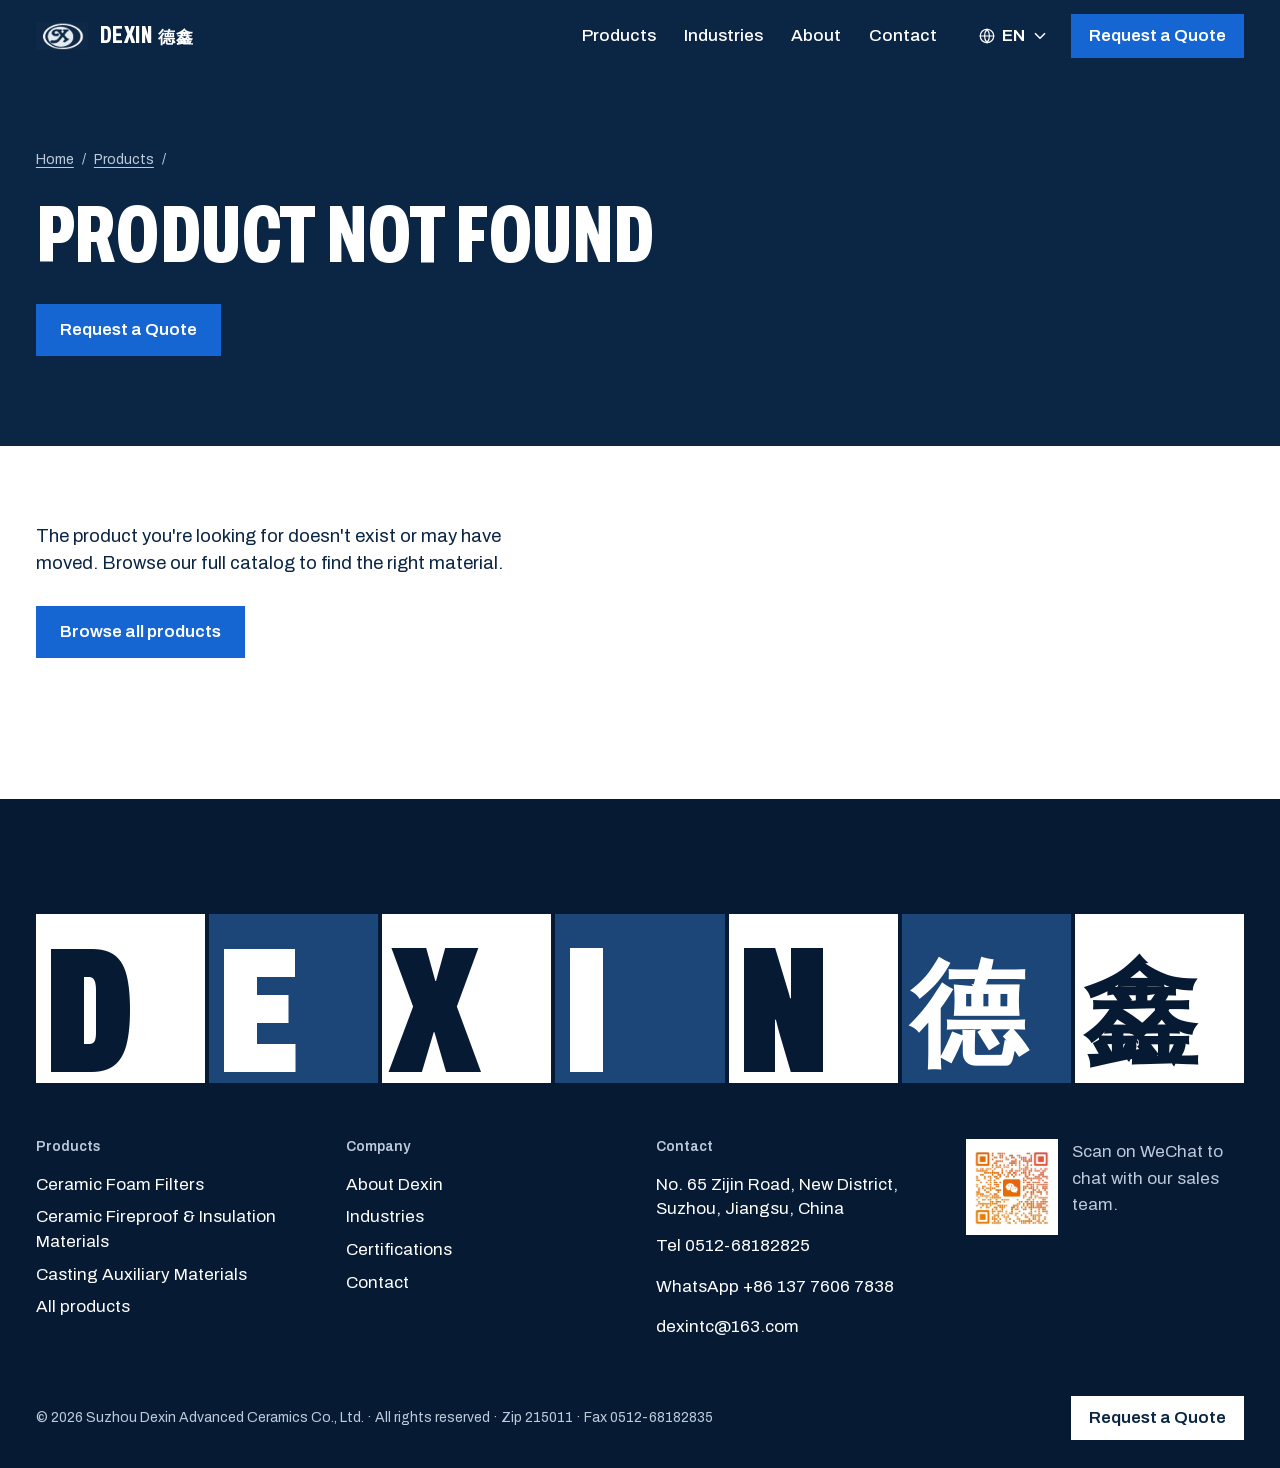
<file: product.html>
<!DOCTYPE html>
<html lang="en">
<head>
<meta charset="UTF-8">
<meta name="viewport" content="width=device-width,initial-scale=1">
<title>产品详情 · 德鑫陶瓷 | Product · Dexin Advanced Ceramics</title>
<meta name="description" content="德鑫产品详情 — 规格参数、典型应用与快速报价。Dexin product detail — specifications, applications and quote request.">
<meta property="og:type" content="website">
<meta property="og:site_name" content="Suzhou Dexin Advanced Ceramics">
<meta property="og:title" content="产品详情 · 德鑫陶瓷 | Product · Dexin Advanced Ceramics">
<meta property="og:description" content="德鑫产品详情 — 规格参数、典型应用与快速报价。Dexin product detail — specifications, applications and quote request.">
<meta property="og:image" content="https://szdexintc.com/assets/img/site/factory_building.jpg">
<meta property="og:locale" content="en_US">
<meta property="og:locale:alternate" content="zh_CN">
<meta name="twitter:card" content="summary_large_image">
<meta name="keywords" content="泡沫陶瓷过滤器,碳化硅过滤器,氧化铝过滤器,氧化锆过滤器,莫来石过滤器,陶瓷防火隔热材料,铸造辅材,苏州德鑫陶瓷,ceramic foam filter,SiC foam filter,casting auxiliaries">
<meta name="applicable-device" content="pc,mobile">
<meta http-equiv="Cache-Control" content="no-transform">
<meta name="theme-color" content="#0b2545">
<meta name="referrer" content="strict-origin-when-cross-origin">
<meta http-equiv="Content-Security-Policy" content="default-src 'self'; script-src 'self' 'unsafe-inline' https://hm.baidu.com https://gc.zgo.at; style-src 'self' 'unsafe-inline'; img-src 'self' data: https://hm.baidu.com https://danielajj.goatcounter.com; font-src 'self'; media-src 'self'; connect-src 'self' https://api.web3forms.com https://hm.baidu.com https://danielajj.goatcounter.com; object-src 'none'; base-uri 'self'; form-action 'self' https://api.web3forms.com; frame-src 'none'; upgrade-insecure-requests">
<link rel="icon" type="image/jpeg" href="assets/img/site/logo_square.jpg">
<script>document.documentElement.classList.add('js')</script>
<link rel="preload" href="assets/fonts/archivo-latin.woff2" as="font" type="font/woff2" crossorigin>
<link rel="stylesheet" href="assets/css/fonts.css">
<link rel="stylesheet" href="assets/css/style.css">
</head>
<body>
<header id="site-header"></header>
<main>
<section class="page-hero g-navy" aria-labelledby="pd-title">
  <div class="wrap ph-grid"><div>
    <nav class="crumbs" aria-label="Breadcrumb">
      <a href="index.html"><span data-en>Home</span><span data-zh>首页</span></a><span aria-hidden="true">/</span>
      <a href="products.html"><span data-en>Products</span><span data-zh>产品中心</span></a><span aria-hidden="true">/</span>
      <a id="pd-cat" href="products.html"></a>
    </nav>
    <h1 id="pd-title" class="cap pd-h1"><span data-en>Product</span><span data-zh>产品</span></h1>
    <div class="hero-actions"><a class="btn" id="pd-hero-quote" href="contact.html#quote" data-rfq data-rfq-type="quote"><span data-en>Request a Quote</span><span data-zh>获取报价</span></a></div>
  </div>
    <div class="ph-frame" id="pd-frame"></div>
  </div>
</section>

<section class="band g-white" style="padding-top:clamp(48px,6vw,96px)">
  <div class="wrap"><div id="pd"></div></div>
</section>

<section class="band g-paper" id="related-sec" aria-labelledby="rel-title">
  <div class="wrap">
    <h2 id="rel-title" class="cap h2" style="margin-bottom:40px" data-rise><span data-en>Related products</span><span data-zh>相关产品</span></h2>
    <div class="plist" id="related"></div>
  </div>
</section>
</main>
<footer id="site-footer"></footer>
<script src="assets/js/data.js"></script>
<script src="assets/js/i18n.js"></script>
<script>
window.DXPAGE=function(){
  const U=window.DXUI, D=window.DX, bi=U.bi;
  const id=+new URLSearchParams(location.search).get('id');
  const p=D.products.find(x=>x.id===id);
  const pdEl=document.getElementById('pd');
  if(!p){
    document.getElementById('related-sec').style.display='none';
    document.getElementById('pd-title').innerHTML=bi('Product not found','未找到该产品');
    pdEl.innerHTML=`<div style="max-width:620px">
      <p class="lead"><span data-en>The product you're looking for doesn't exist or may have moved. Browse our full catalog to find the right material.</span><span data-zh>您查找的产品不存在或已调整。欢迎浏览完整产品目录，找到合适的材料。</span></p>
      <a class="btn" href="products.html" style="margin-top:28px">${bi('Browse all products','浏览全部产品')}</a></div>`;
    return;
  }
  const cat=D.cats.find(c=>c.slug===p.cat)||{};
  const nameActive=U.esc(U.lang==='zh'?p.zh:p.en);
  // per-product SEO: title, description, canonical, Product JSON-LD
  const pageUrl='https://szdexintc.com/product.html?id='+p.id;
  document.title=p.zh+' '+p.en+' · 德鑫陶瓷 Dexin';
  const md=document.querySelector('meta[name="description"]');
  if(md) md.setAttribute('content',p.blurb_zh+' '+p.blurb_en);
  const canon=document.createElement('link'); canon.rel='canonical'; canon.href=pageUrl; document.head.appendChild(canon);
  const ld=document.createElement('script'); ld.type='application/ld+json';
  ld.textContent=JSON.stringify({'@context':'https://schema.org','@type':'Product',
    name:p.en, alternateName:p.zh, description:p.blurb_zh+' '+p.blurb_en,
    image:'https://szdexintc.com/'+p.img, url:pageUrl, category:(cat.en||''), brand:{'@type':'Brand',name:'DEXIN'},
    manufacturer:{'@type':'Organization',name:'Suzhou Dexin Advanced Ceramics Co., Ltd.',url:'https://szdexintc.com/'}});
  document.head.appendChild(ld);
  const catLink=document.getElementById('pd-cat'); catLink.href='products.html?cat='+p.cat; catLink.innerHTML=bi(cat.en||'',cat.zh||'');
  document.getElementById('pd-title').innerHTML=bi(p.en,p.zh);
  document.getElementById('pd-hero-quote').dataset.rfqProduct=(U.lang==='zh'?p.zh:p.en);
  const catImg={filters:'assets/img/process/filters_all.jpg',insulation:'assets/img/site/factory_kiln.jpg',casting:'assets/img/site/hand_pour.jpg'}[p.cat];
  if(catImg) document.getElementById('pd-frame').innerHTML=`<div class="frame is-on"><span class="flag" aria-hidden="true"></span>
    <div class="shot"><img src="${catImg}" alt="" width="1200" height="1200"></div>
    <div class="window"><h2 class="h3">${bi(cat.en||'',cat.zh||'')}</h2><p>${bi(cat.tag_en||'',cat.tag_zh||'')}</p></div></div>`;
  const gal=(p.gallery&&p.gallery.length?p.gallery:[p.img]);
  const thumbs=gal.length>1 ? `<div class="pd-thumbs">${gal.map((g,i)=>`<button type="button" class="${i===0?'active':''}" data-src="${g}" aria-label="Photo ${i+1}" aria-pressed="${i===0}"><img src="${g}" alt="" loading="lazy" width="160" height="160"></button>`).join('')}</div>` : '';
  const specRows=(p.specs||[]).map(s=>`<tr><th scope="row">${bi(s.en,s.zh)}</th><td>${U.val(s.v)}</td></tr>`).join('');
  // multi-grade datasheet (one column per grade), shown full width under the product
  const G=p.grades;
  const gradeTable=G ? `<div class="grades"><h2 class="h3">${bi(G.title_en,G.title_zh)}</h2>
      <div class="grade-scroll" tabindex="0" role="region" aria-label="${U.esc(G.title_en)}"><table class="grade-table">
        <thead><tr><th scope="col"><span class="vh">${bi('Property','项目')}</span></th>${G.cols.map((c,i)=>`<th scope="col"><span class="code">${U.val(c)}</span><span class="nm">${bi(G.names_en[i],G.names_zh[i])}</span></th>`).join('')}</tr></thead>
        <tbody>${G.rows.map(r=>`<tr><th scope="row">${bi(r.en,r.zh)}</th>${r.v.map(v=>`<td>${v}</td>`).join('')}</tr>`).join('')}</tbody>
      </table></div></div>` : '';
  const trApp=(L,a)=>((window.DX_I18N&&window.DX_I18N[L]&&window.DX_I18N[L][a])||a);
  const li=a=>`<li><span class="sq"></span>${a}</li>`;
  const enChips=(p.apps_en||[]).map(li).join(''), zhChips=(p.apps_zh||[]).map(li).join('');
  const esChips=(p.apps_en||[]).map(a=>li(trApp('es',a))).join(''), arChips=(p.apps_en||[]).map(a=>li(trApp('ar',a))).join('');
  pdEl.innerHTML=`<div class="pd-grid">
    <div class="pd-gallery">
      <div class="main">${p.mark?`<span class="type-plate" role="img" aria-label="${U.esc(p.en)}: photo to come" data-mark="${p.mark}"><span class="pend">${bi('Photo to come','图片待更新')}</span></span>`:`<img id="pd-main" src="${gal[0]}" alt="${U.esc(p.en)}" width="900" height="900">`}</div>
      ${p.mark?'':thumbs}
    </div>
    <div class="pd-info">
      <p class="desc">${bi(p.blurb_en,p.blurb_zh)}</p>
      <table class="spec-table"><caption class="vh">${bi('Specifications','规格')}</caption><tbody>${specRows}</tbody></table>
      <p class="spec-cap">${bi('Standard specifications — sizes, porosity and geometry can be customised to your process.','标准规格——尺寸、气孔率与外形可按您的工艺定制。')}</p>
      <div class="pd-apps"><h2 class="h3">${bi('Typical applications','典型应用')}</h2>
        <ul class="chips" data-en data-i18n-es="1" data-i18n-ar="1">${enChips}</ul>
        <ul class="chips" data-zh>${zhChips}</ul>
        <ul class="chips" data-es>${esChips}</ul>
        <ul class="chips" data-ar>${arChips}</ul>
      </div>
      <div class="pd-actions">
        <a class="btn" href="contact.html#quote" data-rfq data-rfq-type="quote" data-rfq-product="${nameActive}">${bi('Request a Quote','获取报价')}</a>
        <a class="btn btn-navy" href="contact.html#quote" data-rfq data-rfq-type="sample" data-rfq-product="${nameActive}">${bi('Request a Sample','申请样品')}</a>
        <a class="link" href="contact.html#quote" id="pd-dl">${bi('Request datasheet','索取产品资料')} ${U.svg('arrow',2)}</a>
      </div>
      <p class="pd-certs">${D.certs.slice(0,4).map(c=>c.code).join(' · ')} — ${bi('Backed by our ISO 9001 quality system and industry credentials.','由 ISO 9001 质量体系与行业资质保障。')}</p>
    </div>
  </div>${gradeTable}`;
  const mainImg=document.getElementById('pd-main');
  if(mainImg) pdEl.querySelectorAll('.pd-thumbs button').forEach(b=>{
    b.addEventListener('click',()=>{
      mainImg.style.opacity='0';
      setTimeout(()=>{ mainImg.src=b.dataset.src; mainImg.style.opacity='1'; },U.reduced?0:180);
      pdEl.querySelectorAll('.pd-thumbs button').forEach(x=>{x.classList.toggle('active',x===b);x.setAttribute('aria-pressed',x===b?'true':'false');});
    });
  });
  document.getElementById('pd-dl').addEventListener('click',e=>{
    e.preventDefault();
    U.openRFQ((U.lang==='zh'?p.zh:p.en)+({zh:'（索取产品资料）',es:' (solicitud de ficha técnica)',ar:' (طلب ورقة بيانات)'}[U.lang]||' (datasheet request)'),'quote');
  });
  const related=D.products.filter(x=>x.cat===p.cat && x.id!==p.id).slice(0,4);
  if(related.length) document.getElementById('related').innerHTML=related.map(U.productRow).join('');
  else document.getElementById('related-sec').style.display='none';
};
</script>
<script src="assets/js/components.js"></script>
<!-- analytics: Baidu Tongji (CN) + GoatCounter (intl) -->
<script>
var _hmt = _hmt || [];
(function() {
  var hm = document.createElement("script");
  hm.src = "https://hm.baidu.com/hm.js?5a7618a2dc07c5ae6a50411ba4df45e3";
  var s = document.getElementsByTagName("script")[0];
  s.parentNode.insertBefore(hm, s);
})();
</script>
<script data-goatcounter="https://danielajj.goatcounter.com/count" async src="https://gc.zgo.at/count.js"></script>
</body></html>
</file>
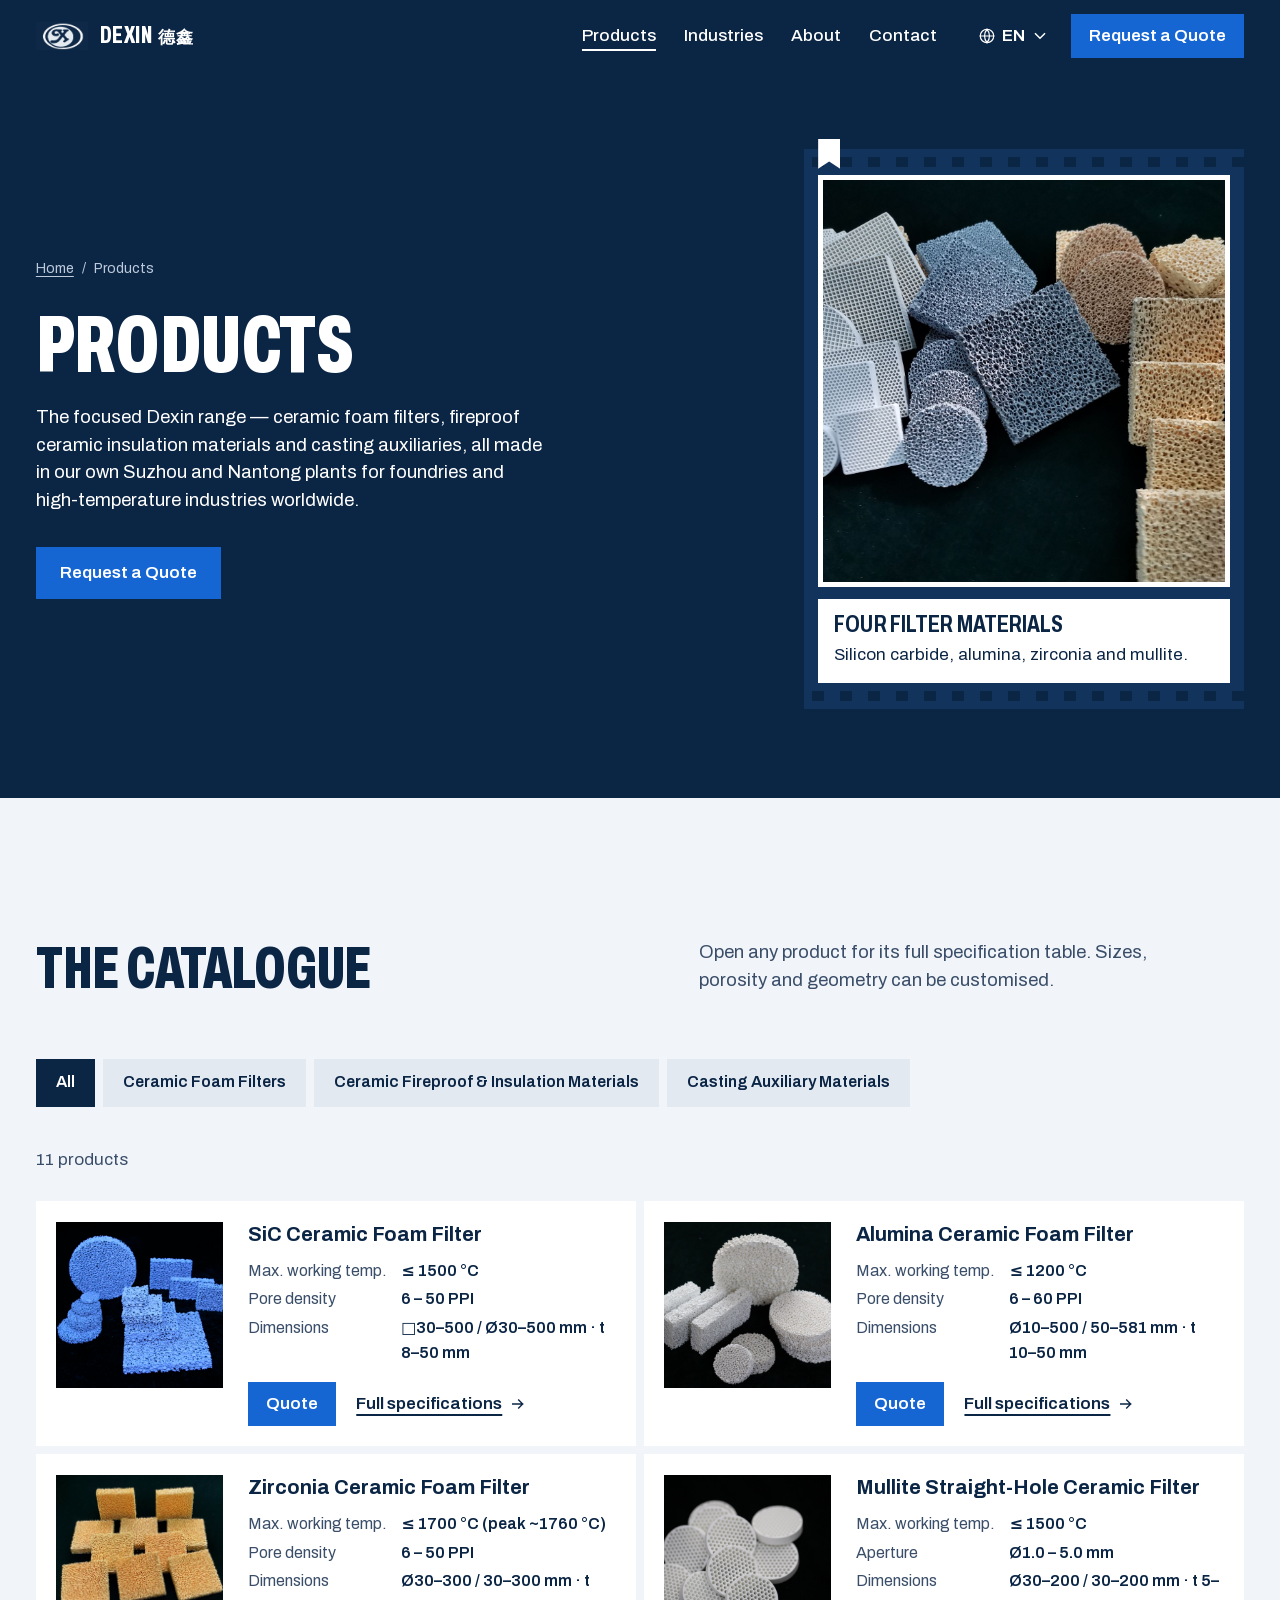
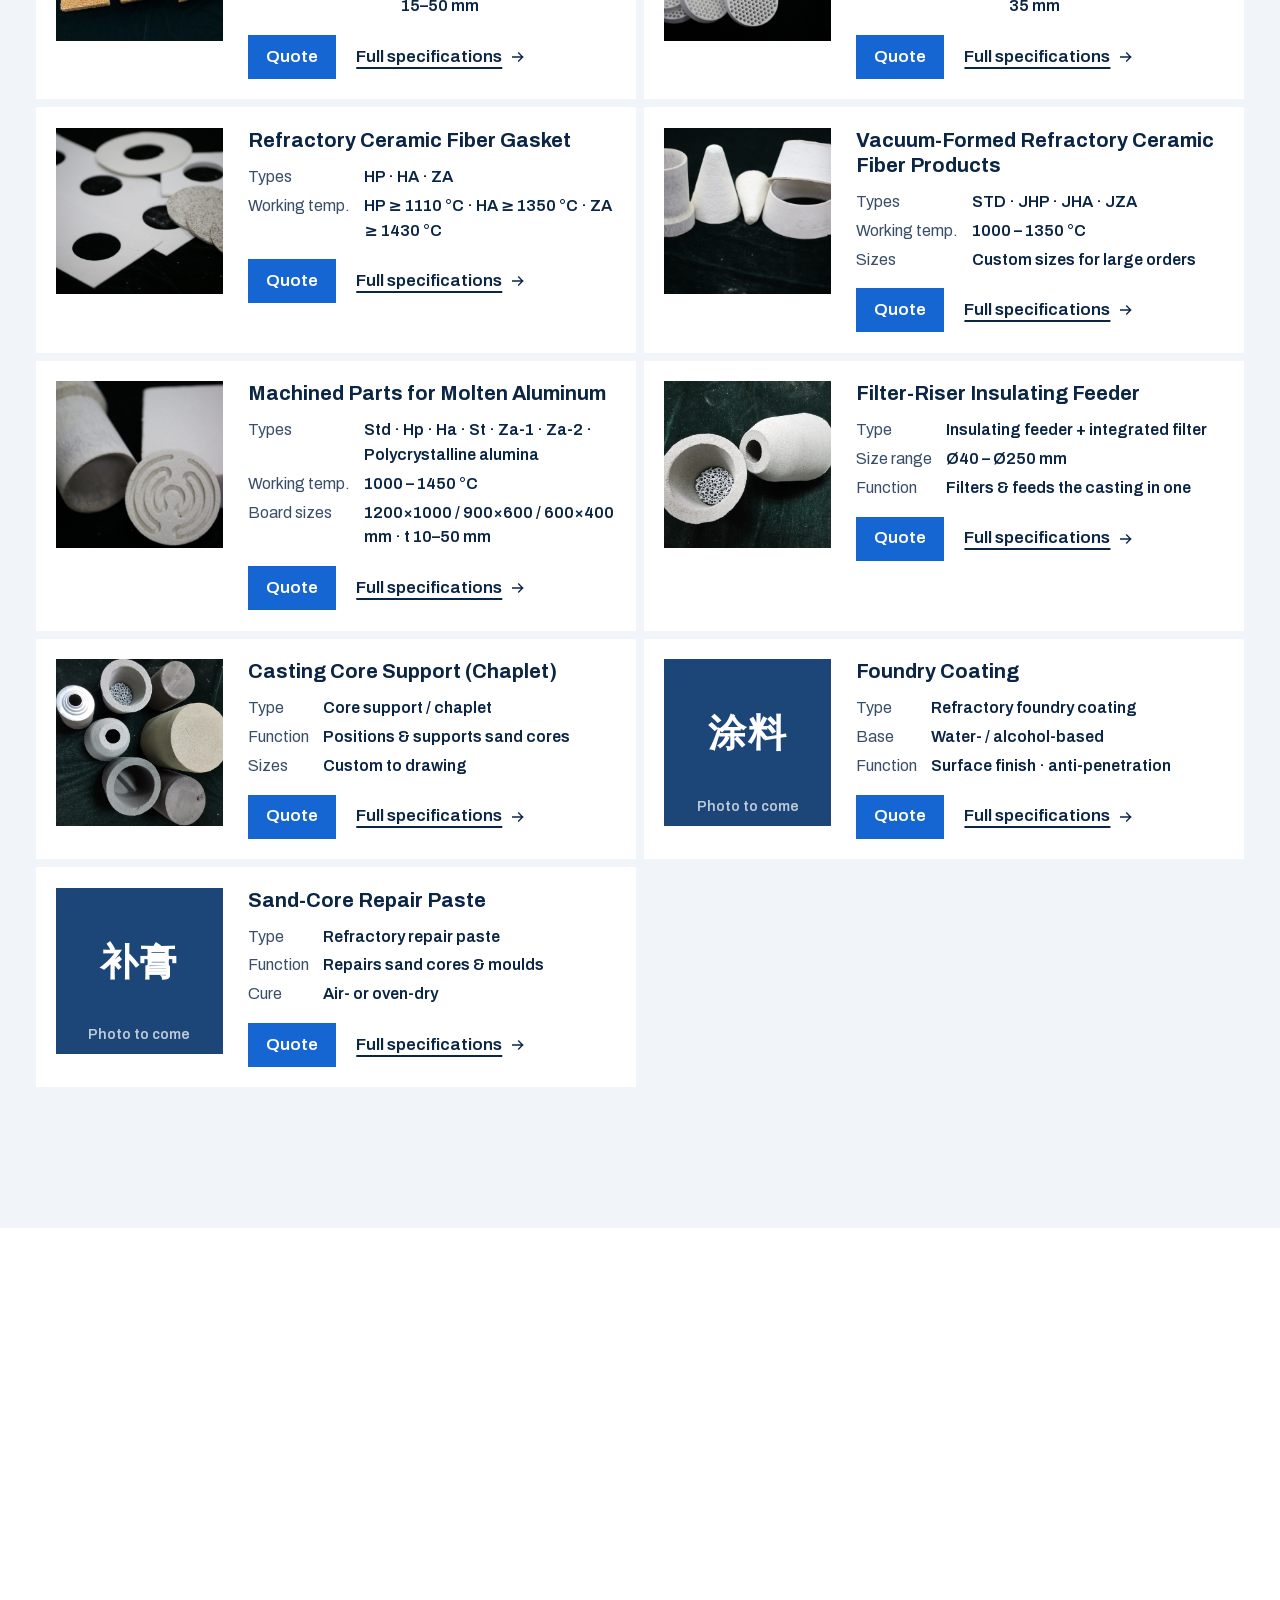
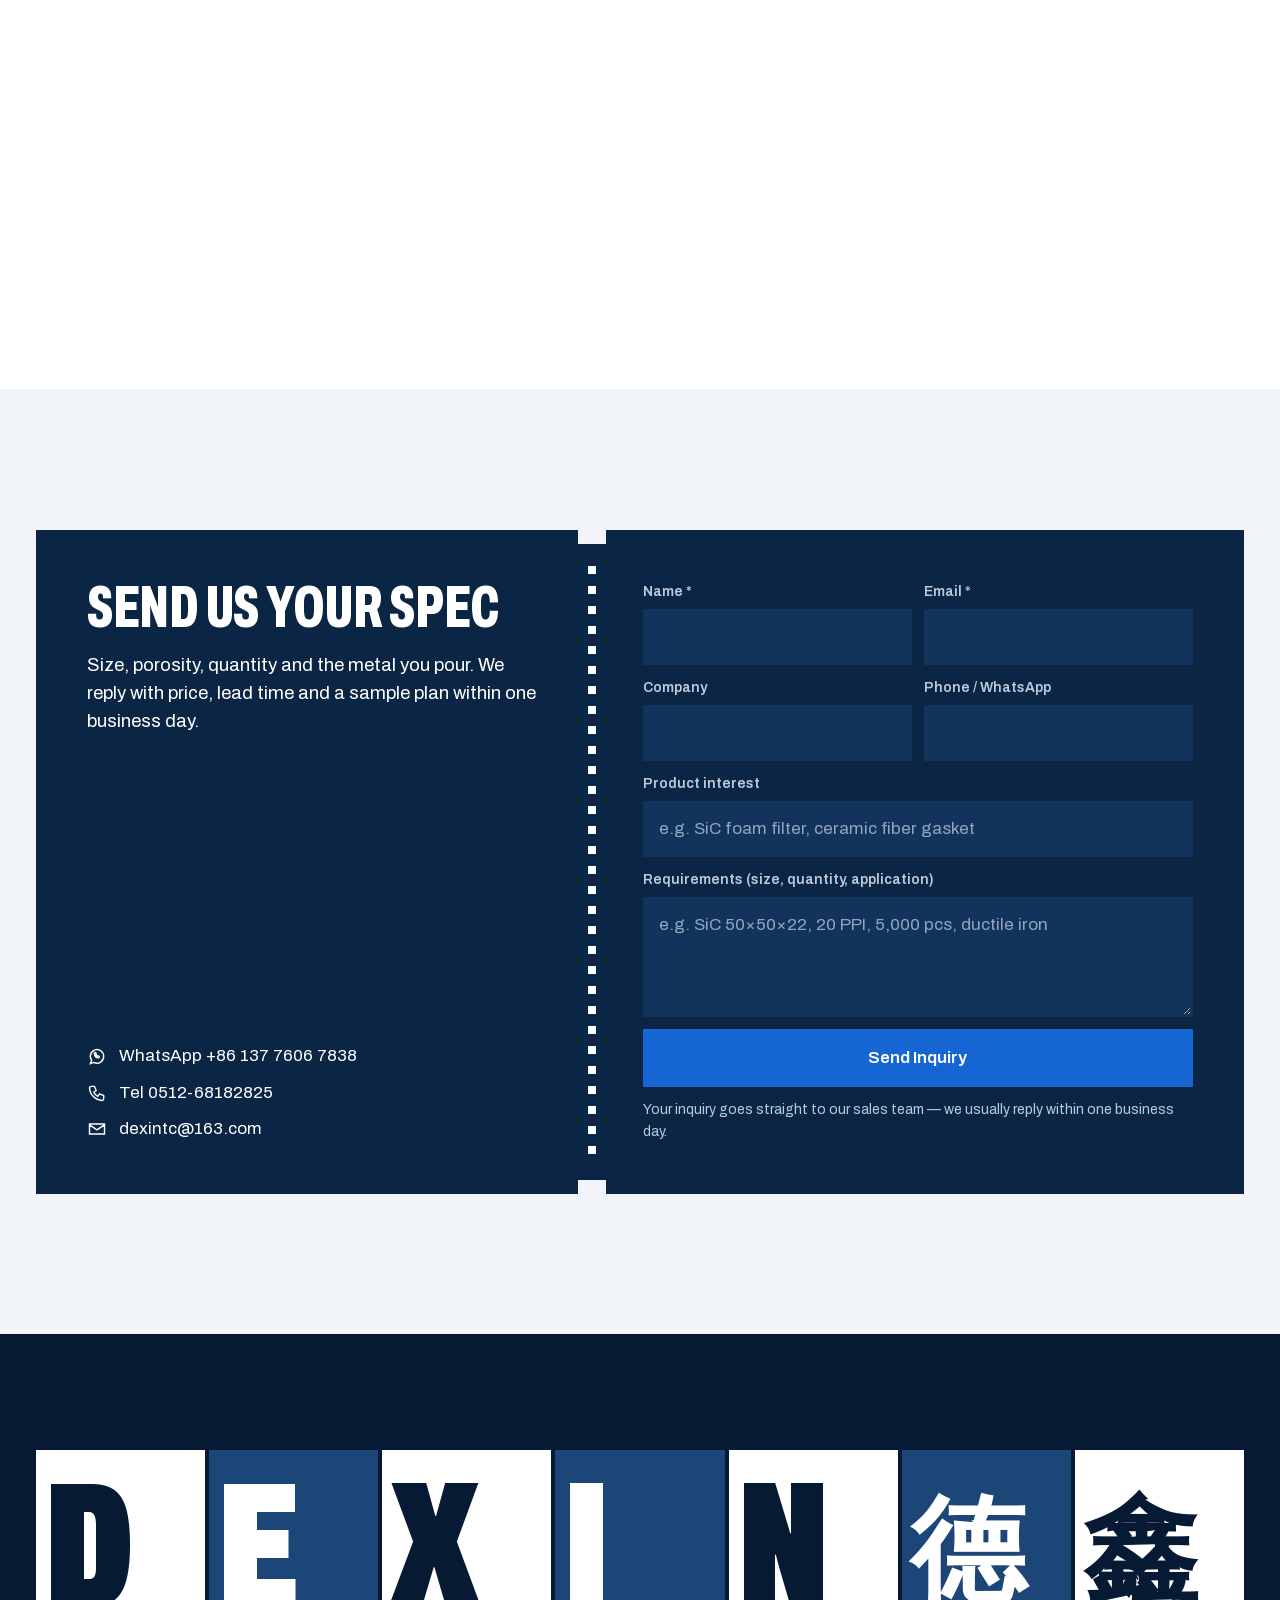
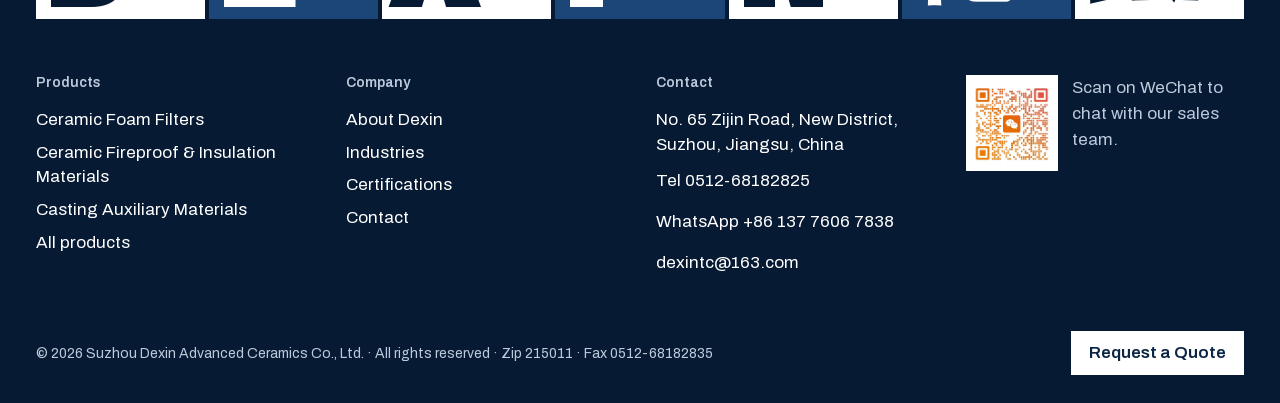
<file: products.html>
<!DOCTYPE html>
<html lang="en">
<head>
<meta charset="UTF-8">
<meta name="viewport" content="width=device-width,initial-scale=1">
<title>产品中心 — 泡沫陶瓷过滤器·陶瓷纤维制品·铸造辅材 | Dexin Products</title>
<meta name="description" content="德鑫产品目录：碳化硅、氧化铝、氧化锆、莫来石泡沫陶瓷过滤器，耐火陶瓷纤维垫片与真空成型陶瓷纤维制品，冒口与铸造辅材，规格可定制。Browse Dexin ceramic foam filters, insulation materials and casting auxiliaries.">
<link rel="canonical" href="https://szdexintc.com/products.html">
<meta property="og:type" content="website">
<meta property="og:site_name" content="Suzhou Dexin Advanced Ceramics">
<meta property="og:title" content="产品中心 — 泡沫陶瓷过滤器·陶瓷纤维制品·铸造辅材 | Dexin Products">
<meta property="og:description" content="德鑫产品目录：碳化硅、氧化铝、氧化锆、莫来石泡沫陶瓷过滤器，耐火陶瓷纤维垫片与真空成型陶瓷纤维制品，冒口与铸造辅材，规格可定制。Browse Dexin ceramic foam filters, insulation materials and casting auxiliaries.">
<meta property="og:url" content="https://szdexintc.com/products.html">
<meta property="og:image" content="https://szdexintc.com/assets/img/site/factory_building.jpg">
<meta property="og:locale" content="en_US">
<meta property="og:locale:alternate" content="zh_CN">
<meta name="twitter:card" content="summary_large_image">
<meta name="keywords" content="泡沫陶瓷过滤器,碳化硅过滤器,氧化铝过滤器,氧化锆过滤器,莫来石过滤器,陶瓷防火隔热材料,铸造辅材,苏州德鑫陶瓷,ceramic foam filter,SiC foam filter,casting auxiliaries,直孔过滤器,陶瓷纤维垫片,真空成型陶瓷纤维制品,陶瓷纤维板,冒口">
<meta name="applicable-device" content="pc,mobile">
<meta http-equiv="Cache-Control" content="no-transform">
<meta name="theme-color" content="#0b2545">
<meta name="referrer" content="strict-origin-when-cross-origin">
<meta http-equiv="Content-Security-Policy" content="default-src 'self'; script-src 'self' 'unsafe-inline' https://hm.baidu.com https://gc.zgo.at; style-src 'self' 'unsafe-inline'; img-src 'self' data: https://hm.baidu.com https://danielajj.goatcounter.com; font-src 'self'; media-src 'self'; connect-src 'self' https://api.web3forms.com https://hm.baidu.com https://danielajj.goatcounter.com; object-src 'none'; base-uri 'self'; form-action 'self' https://api.web3forms.com; frame-src 'none'; upgrade-insecure-requests">
<link rel="icon" type="image/jpeg" href="assets/img/site/logo_square.jpg">
<script>document.documentElement.classList.add('js')</script>
<link rel="preload" href="assets/fonts/archivo-latin.woff2" as="font" type="font/woff2" crossorigin>
<link rel="stylesheet" href="assets/css/fonts.css">
<link rel="stylesheet" href="assets/css/style.css">
<script type="application/ld+json">
{
 "@context": "https://schema.org",
 "@type": "ItemList",
 "name": "德鑫产品目录 Dexin product catalog",
 "numberOfItems": 11,
 "itemListElement": [
  {
   "@type": "ListItem",
   "position": 1,
   "item": {
    "@type": "Product",
    "name": "SiC Ceramic Foam Filter",
    "alternateName": "碳化硅泡沫陶瓷过滤器",
    "url": "https://szdexintc.com/product.html?id=41",
    "image": "https://szdexintc.com/assets/img/products/sic.jpg",
    "description": "灰色碳化硅泡沫过滤器，强度高、抗热震性优异。三维网状结构可截留铸铁、铜合金熔液中的氧化膜与非金属夹杂，平稳金属液流动，提高铸件洁净度、降低废品率。 Gray silicon-carbide foam filter with excellent strength and thermal-shock resistance. Its three-dimensional reticulated structure traps oxide films and non-metallic inclusions in iron and copper melts — smoothing turbulent flow for cleaner castings and a lower reject rate.",
    "brand": {
     "@type": "Brand",
     "name": "DEXIN"
    },
    "manufacturer": {
     "@id": "https://szdexintc.com/#org"
    }
   }
  },
  {
   "@type": "ListItem",
   "position": 2,
   "item": {
    "@type": "Product",
    "name": "Alumina Ceramic Foam Filter",
    "alternateName": "氧化铝泡沫陶瓷过滤器",
    "url": "https://szdexintc.com/product.html?id=43",
    "image": "https://szdexintc.com/assets/img/products/alo.jpg",
    "description": "白色氧化铝泡沫过滤器，专用于铝及铝合金熔液的过滤净化。可去除大块夹杂并吸附微小颗粒，提升铸件表面质量、显微组织与成品率。 White alumina foam filter engineered for the filtration and purification of aluminium and aluminium-alloy melts. Removes bulk inclusions and adsorbs fine particles to raise surface quality, microstructure and casting yield.",
    "brand": {
     "@type": "Brand",
     "name": "DEXIN"
    },
    "manufacturer": {
     "@id": "https://szdexintc.com/#org"
    }
   }
  },
  {
   "@type": "ListItem",
   "position": 3,
   "item": {
    "@type": "Product",
    "name": "Zirconia Ceramic Foam Filter",
    "alternateName": "氧化锆泡沫陶瓷过滤器",
    "url": "https://szdexintc.com/product.html?id=44",
    "image": "https://szdexintc.com/assets/img/products/zro.jpg",
    "description": "金黄色氧化锆泡沫过滤器（ZrO₂≥97%），强度极高、抗热震，可耐约1760℃。有效去除钢液中的非金属颗粒、渣及耐火碎屑，将紊流转化为稳定层流。 Gold zirconia foam filter (ZrO₂ ≥ 97%) with very high strength and thermal-shock resistance to about 1760 °C. Effectively removes non-metallic particles, slag and refractory debris from steel pours, converting turbulent flow into stable laminar flow.",
    "brand": {
     "@type": "Brand",
     "name": "DEXIN"
    },
    "manufacturer": {
     "@id": "https://szdexintc.com/#org"
    }
   }
  },
  {
   "@type": "ListItem",
   "position": 4,
   "item": {
    "@type": "Product",
    "name": "Mullite Straight-Hole Ceramic Filter",
    "alternateName": "莫来石直孔陶瓷过滤器",
    "url": "https://szdexintc.com/product.html?id=55",
    "image": "https://szdexintc.com/assets/img/products/mullite.jpg",
    "description": "挤压成型莫来石直孔（蜂窝）过滤器，机械强度高、流量稳定。直通孔道将金属液整流为平稳层流，适合自动化浇注线与较大铸件。 Extruded straight-hole (cellular) mullite filter with high mechanical strength and consistent flow. The straight-through channels rectify the melt into smooth laminar flow, suited to automated pouring lines and larger castings.",
    "brand": {
     "@type": "Brand",
     "name": "DEXIN"
    },
    "manufacturer": {
     "@id": "https://szdexintc.com/#org"
    }
   }
  },
  {
   "@type": "ListItem",
   "position": 5,
   "item": {
    "@type": "Product",
    "name": "Refractory Ceramic Fiber Gasket",
    "alternateName": "耐火陶瓷纤维垫片",
    "url": "https://szdexintc.com/product.html?id=91",
    "image": "https://szdexintc.com/assets/img/products/fiber_gasket.jpg",
    "description": "耐火陶瓷纤维垫片：低导热系数、低蓄热、高温自膨胀密封、高抗压强度，材质符合ROHS指令。 Ceramic fiber gaskets for high-temperature sealing and insulation, in HP, HA and ZA types; RoHS compliant.",
    "brand": {
     "@type": "Brand",
     "name": "DEXIN"
    },
    "manufacturer": {
     "@id": "https://szdexintc.com/#org"
    }
   }
  },
  {
   "@type": "ListItem",
   "position": 6,
   "item": {
    "@type": "Product",
    "name": "Vacuum-Formed Refractory Ceramic Fiber Products",
    "alternateName": "真空成型耐火陶瓷纤维制品",
    "url": "https://szdexintc.com/product.html?id=92",
    "image": "https://szdexintc.com/assets/img/products/fiber_vacuum.jpg",
    "description": "真空成型耐火陶瓷纤维制品：可制成各种复杂形状，重量轻、低蓄热、抗热振性好，STD、JHP、JHA、JZA型。 Ceramic fiber parts vacuum-formed to complex shapes, in STD, JHP, JHA and JZA grades (1000–1350 °C).",
    "brand": {
     "@type": "Brand",
     "name": "DEXIN"
    },
    "manufacturer": {
     "@id": "https://szdexintc.com/#org"
    }
   }
  },
  {
   "@type": "ListItem",
   "position": 7,
   "item": {
    "@type": "Product",
    "name": "Machined Parts for Molten Aluminum",
    "alternateName": "铝液用陶瓷纤维机加工件",
    "url": "https://szdexintc.com/product.html?id=93",
    "image": "https://szdexintc.com/assets/img/products/fiber_machined.jpg",
    "description": "铝液用陶瓷纤维板及机加工件，七个型号，使用温度1000℃至1450℃。 Ceramic fiber boards and machined parts for molten aluminium, in seven grades rated 1000 °C to 1450 °C.",
    "brand": {
     "@type": "Brand",
     "name": "DEXIN"
    },
    "manufacturer": {
     "@id": "https://szdexintc.com/#org"
    }
   }
  },
  {
   "@type": "ListItem",
   "position": 8,
   "item": {
    "@type": "Product",
    "name": "Filter-Riser Insulating Feeder",
    "alternateName": "过滤浇注保温一体冒口",
    "url": "https://szdexintc.com/product.html?id=71",
    "image": "https://szdexintc.com/assets/img/products/riser.jpg",
    "description": "内置陶瓷泡沫过滤器的保温冒口套——过滤与补缩一体完成。保温体延长补缩金属液态时间，集成过滤器净化金属液，可使用更小冒口并提高成品率。 An insulating riser sleeve with a built-in ceramic foam filter — it filters and feeds in one step. The insulating body keeps feed metal liquid longer while the integrated filter cleans the pour, allowing smaller risers and higher casting yield.",
    "brand": {
     "@type": "Brand",
     "name": "DEXIN"
    },
    "manufacturer": {
     "@id": "https://szdexintc.com/#org"
    }
   }
  },
  {
   "@type": "ListItem",
   "position": 9,
   "item": {
    "@type": "Product",
    "name": "Casting Core Support (Chaplet)",
    "alternateName": "铸造芯撑",
    "url": "https://szdexintc.com/product.html?id=82",
    "image": "https://szdexintc.com/assets/img/products/corestay.jpg",
    "description": "耐火芯撑，在浇注过程中精确定位并支撑砂芯，防止芯子偏移，并与铸件良好熔合，保证壁厚精度。 Refractory core supports (chaplets) that position and hold sand cores precisely during pouring, preventing core shift and fusing cleanly with the casting for accurate wall thickness.",
    "brand": {
     "@type": "Brand",
     "name": "DEXIN"
    },
    "manufacturer": {
     "@id": "https://szdexintc.com/#org"
    }
   }
  },
  {
   "@type": "ListItem",
   "position": 10,
   "item": {
    "@type": "Product",
    "name": "Foundry Coating",
    "alternateName": "铸造涂料",
    "url": "https://szdexintc.com/product.html?id=84",
    "image": "https://szdexintc.com/assets/img/products/coating.jpg",
    "description": "用于砂型与砂芯的耐火铸造涂料，改善铸态表面光洁度、抵抗金属渗透与粘砂，提供水基与醇基配方，可按合金定制。 Refractory foundry coatings for sand moulds and cores. They improve as-cast surface finish and resist metal penetration and burn-on, available in water- and alcohol-based formulations tuned to your alloy.",
    "brand": {
     "@type": "Brand",
     "name": "DEXIN"
    },
    "manufacturer": {
     "@id": "https://szdexintc.com/#org"
    }
   }
  },
  {
   "@type": "ListItem",
   "position": 11,
   "item": {
    "@type": "Product",
    "name": "Sand-Core Repair Paste",
    "alternateName": "砂芯修补补膏",
    "url": "https://szdexintc.com/product.html?id=85",
    "image": "https://szdexintc.com/assets/img/products/paste.jpg",
    "description": "即用型耐火补膏，用于修补破损砂芯与砂型。可修复缺边、填补缺陷，风干或烘干后形成坚固可浇注表面，降低废品。 Ready-to-use refractory paste for repairing damaged sand cores and moulds. It restores broken edges and fills defects, air- or oven-drying to a firm, castable surface that reduces scrap.",
    "brand": {
     "@type": "Brand",
     "name": "DEXIN"
    },
    "manufacturer": {
     "@id": "https://szdexintc.com/#org"
    }
   }
  }
 ]
}
</script>
</head>
<body>
<header id="site-header"></header>
<main>
<section class="page-hero g-navy" aria-labelledby="ph-title">
  <div class="wrap ph-grid">
    <div>
      <nav class="crumbs" aria-label="Breadcrumb"><a href="index.html"><span data-en>Home</span><span data-zh>首页</span></a><span aria-hidden="true">/</span><span data-en>Products</span><span data-zh>产品中心</span></nav>
      <h1 id="ph-title" class="cap"><span data-en>Products</span><span data-zh>产品中心</span></h1>
      <p class="lead"><span data-en>The focused Dexin range — ceramic foam filters, fireproof ceramic insulation materials and casting auxiliaries, all made in our own Suzhou and Nantong plants for foundries and high-temperature industries worldwide.</span><span data-zh>德鑫专注产品线——泡沫陶瓷过滤器、陶瓷防火隔热材料与铸造辅材，均由苏州、南通自有工厂制造，服务全球铸造及高温行业。</span></p>

      <div class="hero-actions"><a class="btn" href="contact.html#quote" data-rfq data-rfq-type="quote"><span data-en>Request a Quote</span><span data-zh>获取报价</span></a></div>
    </div>
    <div class="ph-frame"><div class="frame is-on"><span class="flag" aria-hidden="true"></span>
      <div class="shot"><img src="assets/img/process/filters_all.jpg" alt="Dexin ceramic foam filters in silicon carbide, alumina, zirconia and mullite" width="1600" height="1200"></div>
      <div class="window"><h2 class="h3"><span data-en>Four filter materials</span><span data-zh>四种过滤材料</span></h2><p><span data-en>Silicon carbide, alumina, zirconia and mullite.</span><span data-zh>碳化硅、氧化铝、氧化锆与莫来石。</span></p></div>
    </div></div>
  </div>
</section>

<section class="band g-paper" aria-labelledby="cat-title">
  <div class="wrap">
    <div class="sec-head">
      <h2 id="cat-title" class="cap h2"><span data-en>The catalogue</span><span data-zh>产品目录</span></h2>
      <p class="lead soft-on-paper"><span data-en>Open any product for its full specification table. Sizes, porosity and geometry can be customised.</span><span data-zh>点击任意产品查看完整规格表。尺寸、气孔率与外形均可定制。</span></p>
    </div>
    <div class="tabs" id="catTabs" role="group" aria-label="Product line"></div>
    <p class="count" id="catCount" aria-live="polite"></p>
    <div class="plist" id="productGrid"></div>
  </div>
</section>

<section class="band g-white" aria-labelledby="ind-title">
  <div class="wrap ind-split">
    <div>
      <h2 id="ind-title" class="cap h2" data-rise><span data-en>Browse by industry</span><span data-zh>按行业浏览</span></h2>
      <p class="lead soft-on-paper" style="margin-top:20px" data-rise><span data-en>Prefer to start from your process? Pick your industry and we'll point you to the matching materials.</span><span data-zh>更习惯从工艺出发？选择您的行业，我们为您匹配合适材料。</span></p>
    </div>
    <ul class="ind-list" id="indGrid" style="margin-top:0"></ul>
  </div>
</section>

<section class="band g-paper" id="quote" aria-labelledby="quote-title">
  <div class="wrap"><div data-coupon></div></div>
</section>
</main>
<footer id="site-footer"></footer>
<script src="assets/js/data.js"></script>
<script src="assets/js/i18n.js"></script>
<script>
window.DXPAGE = function(){
  const U = window.DXUI, D = window.DX, bi = U.bi;
  const params = new URLSearchParams(location.search);
  let active = params.get('cat') || 'all';
  if(active !== 'all' && !D.cats.some(c=>c.slug===active)) active = 'all';
  const tabsHost = document.getElementById('catTabs');
  tabsHost.innerHTML = `<button type="button" class="tab" data-cat="all">${bi('All','全部')}</button>` +
    D.cats.map(c=>`<button type="button" class="tab" data-cat="${c.slug}">${bi(c.en,c.zh)}</button>`).join('');
  const grid = document.getElementById('productGrid');
  const countEl = document.getElementById('catCount');
  function renderGrid(slug){
    const list = slug === 'all' ? D.products : D.products.filter(p=>p.cat===slug);
    grid.innerHTML = list.map(p=>U.productRow(p)).join('');
    countEl.innerHTML = `${list.length} ${bi('products','款产品')}`;
    U.applyLang(grid); U.applyLang(countEl);
    U.reobserve(grid);
  }
  function setActive(slug){
    active = slug;
    tabsHost.querySelectorAll('.tab').forEach(t=>{ const on=t.dataset.cat===slug; t.classList.toggle('active', on); t.setAttribute('aria-pressed', on?'true':'false'); });
    renderGrid(slug);
  }
  tabsHost.querySelectorAll('.tab').forEach(t=>{
    t.addEventListener('click', ()=>{
      setActive(t.dataset.cat);
      const u = new URL(location);
      if(t.dataset.cat==='all') u.searchParams.delete('cat'); else u.searchParams.set('cat', t.dataset.cat);
      history.replaceState(null,'',u);
    });
  });
  document.getElementById('indGrid').innerHTML = D.industries.map(c=>`<li data-rise><a class="ind-row" href="industries.html?ind=${c.slug}">
      <span class="sq"></span><h3 class="h3">${bi(c.en,c.zh)}</h3><p>${bi(c.desc_en,c.desc_zh)}</p></a></li>`).join('');
  setActive(active);
};
</script>
<script src="assets/js/components.js"></script>
<!-- analytics: Baidu Tongji (CN) + GoatCounter (intl) -->
<script>
var _hmt = _hmt || [];
(function() {
  var hm = document.createElement("script");
  hm.src = "https://hm.baidu.com/hm.js?5a7618a2dc07c5ae6a50411ba4df45e3";
  var s = document.getElementsByTagName("script")[0];
  s.parentNode.insertBefore(hm, s);
})();
</script>
<script data-goatcounter="https://danielajj.goatcounter.com/count" async src="https://gc.zgo.at/count.js"></script>
</body>
</html>
</file>
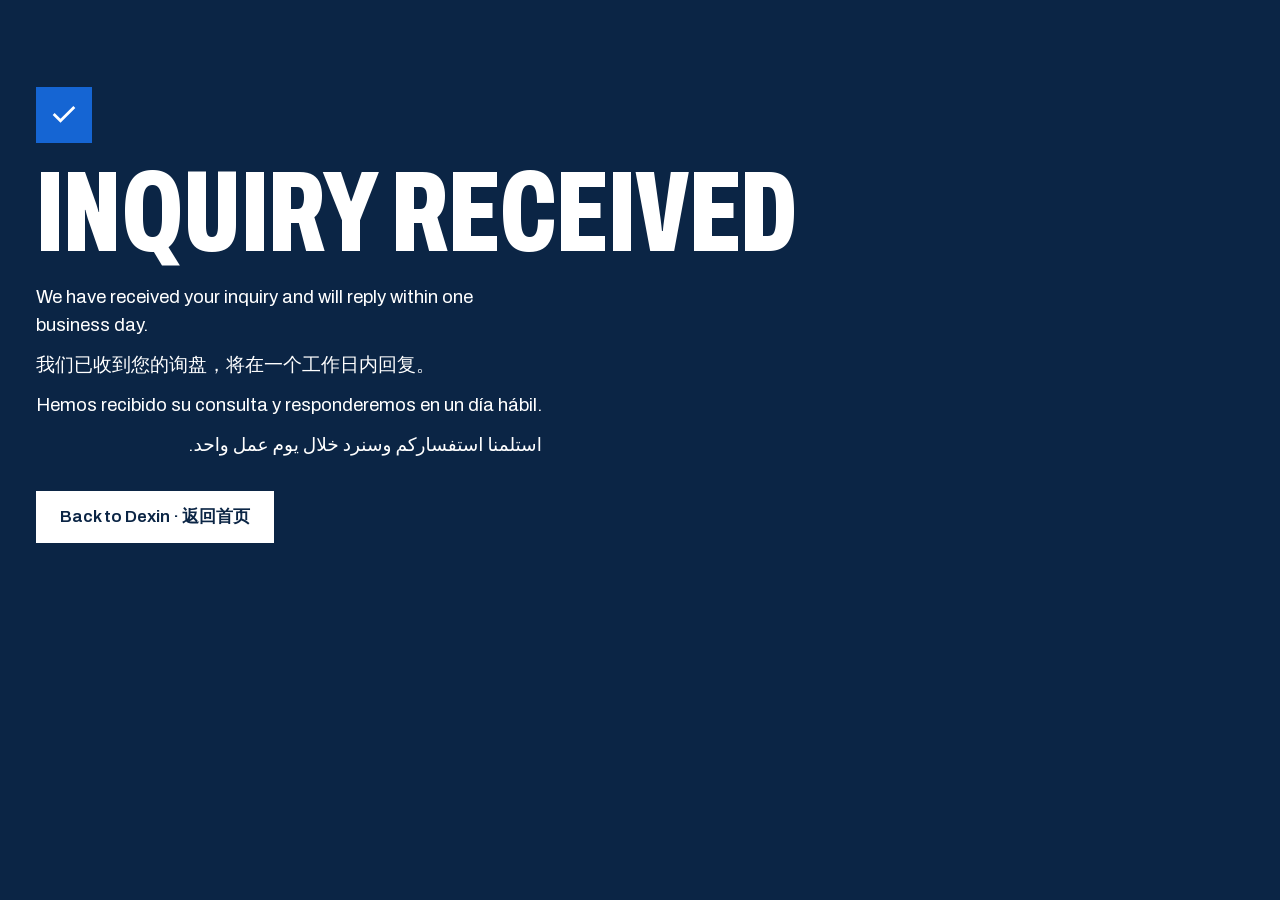
<file: thanks.html>
<!DOCTYPE html>
<html lang="en">
<head>
<meta charset="UTF-8">
<meta name="viewport" content="width=device-width,initial-scale=1">
<title>Inquiry received · Dexin Advanced Ceramics</title>
<meta name="robots" content="noindex">
<link rel="icon" type="image/jpeg" href="/assets/img/site/logo_square.jpg">
<meta name="theme-color" content="#0b2545">
<link rel="stylesheet" href="/assets/css/fonts.css">
<link rel="stylesheet" href="/assets/css/style.css">
</head>
<body class="g-navy">
<main class="wrap simple">
  <div class="form-ok show" style="padding:0">
    <div class="ck"><svg viewBox="0 0 24 24" fill="none" stroke="currentColor" stroke-width="2.4" stroke-linecap="square" aria-hidden="true"><path d="M4 12l5 5L20 6"/></svg></div>
    <h1 class="cap">Inquiry received</h1>
    <p class="lead" style="margin-top:20px">We have received your inquiry and will reply within one business day.</p>
    <p class="lead" lang="zh" style="margin-top:12px">我们已收到您的询盘，将在一个工作日内回复。</p>
    <p class="lead" lang="es" style="margin-top:12px">Hemos recibido su consulta y responderemos en un día hábil.</p>
    <p class="lead" lang="ar" dir="rtl" style="margin-top:12px">استلمنا استفساركم وسنرد خلال يوم عمل واحد.</p>
    <p style="margin-top:32px"><a class="btn btn-light" href="/">Back to Dexin · 返回首页</a></p>
  </div>
</main>
</body>
</html>
</file>
<file: assets/css/fonts.css>
/* Self-hosted Archivo (variable: width 62–125%, weight 100–900). Chinese uses system fonts. */
@font-face{font-family:'Archivo';font-style:normal;font-weight:100 900;font-stretch:62% 125%;font-display:swap;
  src:url('../fonts/archivo-latin.woff2') format('woff2');
  unicode-range:U+0000-00FF,U+0131,U+0152-0153,U+02BB-02BC,U+02C6,U+02DA,U+02DC,U+0304,U+0308,U+0329,U+2000-206F,U+20AC,U+2122,U+2191,U+2193,U+2212,U+2215,U+FEFF,U+FFFD;}
@font-face{font-family:'Archivo';font-style:normal;font-weight:100 900;font-stretch:62% 125%;font-display:swap;
  src:url('../fonts/archivo-latin-ext.woff2') format('woff2');
  unicode-range:U+0100-02BA,U+02BD-02C5,U+02C7-02CC,U+02CE-02D7,U+02DD-02FF,U+0304,U+0308,U+0329,U+1D00-1DBF,U+1E00-1E9F,U+1EF2-1EFF,U+2020,U+20A0-20AB,U+20AD-20C4,U+2113,U+2C60-2C7F,U+A720-A7FF;}
</file>
<file: assets/css/style.css>
/* =====================================================================
   DEXIN — "Production rail" design system
   Navy ground and white; blue only on actions; square corners.
   The motif is the square filter tile: rail frames, photo masks,
   buttons, bullets, progress cells and the block-built footer mark.
   ===================================================================== */

/* ---------- Tokens ---------- */
:root{
  --navy:#0b2545;
  --navy-2:#12335c;
  --navy-3:#1c4677;
  --navy-deep:#071a33;
  --blue:#1565d3;
  --blue-2:#0f52b0;
  --white:#ffffff;
  --paper:#f1f4f8;
  --paper-2:#e3e9f1;
  --ink:#0b2545;
  --ink-soft:#3a4e69;
  --on-navy:#ffffff;
  --on-navy-soft:#bccadb;

  --gutter:clamp(16px,2.8vw,44px);
  --maxw:1440px;
  --section:clamp(88px,11vw,176px);

  --font:'Archivo','PingFang SC','Hiragino Sans GB','Microsoft YaHei','Noto Sans SC','Geeza Pro','Segoe UI',system-ui,-apple-system,Roboto,Arial,sans-serif;

  --fs-display:clamp(54px,7.6vw,122px);
  --fs-h2:clamp(32px,4.6vw,72px);
  --fs-h2b:clamp(30px,3vw,46px);
  --fs-h3:clamp(22px,1.8vw,28px);
  --fs-body:17px;
  --fs-small:14px;

  --ease-out:cubic-bezier(.22,1,.36,1);
  --ease-expo:cubic-bezier(.16,1,.3,1);
  --ease-in-out:cubic-bezier(.76,0,.24,1);
  --ease-soft:cubic-bezier(.33,1,.68,1);
  --t-press:140ms;
  --t-hover:180ms;
  --t-ui:240ms;
  --t-reveal:800ms;

  /* film perforation: navy holes punched in the strip (SVG, not a gradient) */
  --perf:url("data:image/svg+xml,%3Csvg xmlns='http://www.w3.org/2000/svg' width='28' height='20'%3E%3Crect x='8' y='5' width='12' height='10' fill='%230b2545'/%3E%3C/svg%3E");
  --perf-v:url("data:image/svg+xml,%3Csvg xmlns='http://www.w3.org/2000/svg' width='10' height='20'%3E%3Crect x='1' y='6' width='8' height='8' fill='%23ffffff'/%3E%3C/svg%3E");
  --perf-h:url("data:image/svg+xml,%3Csvg xmlns='http://www.w3.org/2000/svg' width='20' height='10'%3E%3Crect x='6' y='1' width='8' height='8' fill='%23ffffff'/%3E%3C/svg%3E");
}

/* ---------- Reset & browser surfaces ---------- */
*,*::before,*::after{box-sizing:border-box}
html{-webkit-text-size-adjust:100%;scrollbar-color:var(--navy-3) var(--paper)}
@media (prefers-reduced-motion:no-preference){html{scroll-behavior:smooth}}
body{margin:0;font-family:var(--font);font-size:var(--fs-body);line-height:1.55;color:var(--ink);background:var(--white);
  -webkit-font-smoothing:antialiased;overflow-x:clip;font-stretch:100%}
html[lang="zh"] body{line-height:1.75}
html[lang="ar"] body{line-height:1.8}
img,video,svg{display:block;max-width:100%}
a{color:inherit;text-decoration:none}
button{font:inherit;color:inherit;cursor:pointer;background:none;border:0;padding:0}
h1,h2,h3,h4{margin:0;font-weight:700;line-height:1.1}
p{margin:0}
ul,ol,dl,dd{margin:0;padding:0;list-style:none}
table{border-collapse:collapse}
::selection{background:var(--blue);color:#fff}
input,textarea{caret-color:var(--blue)}
:focus-visible{outline:3px solid var(--blue);outline-offset:3px}
.g-navy :focus-visible,.site-header :focus-visible,.site-footer :focus-visible,.coupon :focus-visible{outline-color:#fff}
.vh{position:absolute!important;width:1px;height:1px;overflow:hidden;clip:rect(0 0 0 0);white-space:nowrap}
.tnum{font-variant-numeric:tabular-nums}

/* ---------- Type ---------- */
.cap{font-stretch:62%;font-weight:800;text-transform:uppercase;letter-spacing:-.005em;line-height:.9}
.display{font-size:var(--fs-display)}
.h2{font-size:var(--fs-h2)}
.h3{font-size:var(--fs-h3);font-stretch:75%;font-weight:700;text-transform:uppercase;line-height:1.05;letter-spacing:.005em}
.lead{font-size:clamp(18px,1.45vw,21px);line-height:1.5;max-width:46ch}
.small{font-size:var(--fs-small)}
html[lang="zh"] .cap,html[lang="ar"] .cap{font-stretch:100%;text-transform:none;line-height:1.12;letter-spacing:.01em;font-weight:800}
html[lang="zh"] .h3,html[lang="ar"] .h3{font-stretch:100%;text-transform:none}
html[lang="zh"] .display{font-size:clamp(44px,6vw,96px)}
html[lang="ar"] .display{font-size:clamp(42px,5.6vw,88px)}
html[lang="zh"] .h2,html[lang="ar"] .h2{font-size:clamp(32px,3.8vw,58px)}

/* ---------- Layout ---------- */
.wrap{width:100%;max-width:var(--maxw);margin-inline:auto;padding-inline:var(--gutter)}
.band{padding-block:var(--section)}
.g-navy{background:var(--navy);color:var(--on-navy)}
.g-deep{background:var(--navy-deep);color:var(--on-navy)}
.g-paper{background:var(--paper)}
.g-white{background:var(--white)}
.soft-on-navy{color:var(--on-navy-soft)}
.soft-on-paper{color:var(--ink-soft)}
.sec-head{display:grid;grid-template-columns:minmax(0,1.1fr) minmax(0,1fr);gap:24px 64px;align-items:end;margin-bottom:clamp(40px,5vw,72px)}
.sec-head .lead{justify-self:start}
@media (max-width:860px){.sec-head{grid-template-columns:1fr}}

/* the motif at text size */
.sq{display:inline-block;width:.46em;height:.46em;background:currentColor;flex:0 0 auto}

/* ---------- Buttons & links ---------- */
.btn{display:inline-flex;align-items:center;justify-content:center;gap:10px;min-height:52px;padding:0 24px;
  font-size:var(--fs-body);font-weight:600;font-stretch:100%;line-height:1.1;background:var(--blue);color:#fff;border:0;border-radius:0;
  transition:background-color var(--t-hover) ease,color var(--t-hover) ease,transform var(--t-press) var(--ease-out);
  -webkit-tap-highlight-color:transparent;user-select:none;text-align:center}
.btn svg{width:18px;height:18px;flex:0 0 auto}
.btn:active{transform:scale(.97)}
.btn-sm{min-height:44px;padding:0 18px}
.btn-light{background:#fff;color:var(--navy)}
.btn-navy{background:var(--navy);color:#fff}
.btn[disabled]{opacity:.55;cursor:progress}
@media (hover:hover) and (pointer:fine){
  .btn:hover{background:var(--blue-2)}
  .btn-light:hover{background:var(--paper-2)}
  .btn-navy:hover{background:var(--navy-3)}
}
.link{display:inline-flex;align-items:center;gap:8px;font-weight:600;text-decoration:underline;text-underline-offset:5px;
  text-decoration-thickness:2px;text-decoration-color:currentColor;transition:color var(--t-hover) ease}
.link svg{width:16px;height:16px;transition:transform var(--t-ui) var(--ease-out)}
@media (hover:hover) and (pointer:fine){.link:hover svg{transform:translateX(4px)}}
html[dir="rtl"] .link svg,html[dir="rtl"] .btn svg.arrow,html[dir="rtl"] .rail-btn svg.arrow{transform:scaleX(-1)}

/* ---------- Header ---------- */
.site-header{position:sticky;top:0;z-index:300;background:var(--navy);color:#fff}
.site-header .bar{display:flex;align-items:center;gap:clamp(16px,2.4vw,40px);height:72px}
.brand{display:flex;align-items:center;gap:12px;flex:0 0 auto}
.brand .mark{width:52px;height:28px;object-fit:contain;filter:invert(1);mix-blend-mode:screen}
.brand .word{direction:ltr;unicode-bidi:isolate;font-stretch:62%;font-weight:800;font-size:var(--fs-h3);letter-spacing:.02em;line-height:1}
.brand .word small{font-size:var(--fs-body);font-weight:700;margin-inline-start:6px;letter-spacing:.06em}
.site-header nav{margin-inline-start:auto}
.nav{display:flex;gap:clamp(16px,2.2vw,34px)}
.nav>li>a{display:block;padding:24px 0;font-size:17px;font-weight:500;text-underline-offset:8px;text-decoration-thickness:2px}
.nav>li>a[aria-current="page"],.nav>li>a:hover{text-decoration-line:underline}
.header-actions{display:flex;align-items:center;gap:12px}
.hamburger{display:none;width:48px;height:48px;place-items:center;color:#fff}
.hamburger svg{width:26px;height:26px}

/* products dropdown */
.has-mega{position:relative}
.mega{position:absolute;top:100%;inset-inline-start:-24px;width:min(720px,80vw);background:var(--white);color:var(--ink);
  box-shadow:0 24px 48px -16px rgba(7,26,51,.45); /* taste-skill-ignore: floating menu */
  display:none;opacity:0;transform:translateY(6px);transform-origin:top left;
  transition:opacity var(--t-ui) var(--ease-out),transform var(--t-ui) var(--ease-out),display var(--t-ui) allow-discrete}
.has-mega:hover .mega,.has-mega:focus-within .mega{display:block;opacity:1;transform:none}
@starting-style{.has-mega:hover .mega,.has-mega:focus-within .mega{opacity:0;transform:translateY(6px)}}
.mega-inner{display:grid;grid-template-columns:1fr 1fr;gap:4px 32px;padding:28px}
.mega h4{font-size:var(--fs-small);font-weight:600;color:var(--ink-soft);margin-bottom:10px}
.mega a{display:flex;align-items:center;gap:12px;padding:9px 0;font-weight:600;font-size:17px}
.mega a .sq{color:var(--blue)}
@media (hover:hover) and (pointer:fine){.mega a:hover{color:var(--blue)}}
.mega .all{grid-column:1/-1;margin-top:12px;padding-top:16px;background:none}

/* language menu */
.lang-menu{position:relative}
.lang-cur{display:flex;align-items:center;gap:6px;height:44px;padding:0 10px;color:#fff;font-weight:600;font-size:17px}
.lang-cur svg{width:18px;height:18px}
.lang-opts{position:absolute;top:calc(100% + 6px);inset-inline-end:0;min-width:150px;background:#fff;color:var(--ink);padding:6px;
  box-shadow:0 24px 48px -16px rgba(7,26,51,.45); /* taste-skill-ignore: floating menu */
  display:none;opacity:0;transform:translateY(-4px) scale(.98);transform-origin:top right;
  transition:opacity 160ms var(--ease-out),transform 160ms var(--ease-out),display 160ms allow-discrete}
.lang-menu.open .lang-opts{display:block;opacity:1;transform:none}
@starting-style{.lang-menu.open .lang-opts{opacity:0;transform:translateY(-4px) scale(.98)}}
.lang-opts button{display:block;width:100%;text-align:start;padding:10px 12px;font-size:17px;font-weight:500}
.lang-opts button.active{font-weight:700;background:var(--paper)}
@media (hover:hover) and (pointer:fine){.lang-opts button:hover{background:var(--paper-2)}}

/* mobile nav */
.mobile-nav{position:fixed;inset:0;z-index:400;background:var(--navy);color:#fff;padding:88px var(--gutter) 32px;overflow:auto;
  display:none;transform:translateX(100%);transition:transform 360ms var(--ease-in-out),display 360ms allow-discrete}
html[dir="rtl"] .mobile-nav{transform:translateX(-100%)}
.mobile-nav.open{display:block;transform:none}
@starting-style{.mobile-nav.open{transform:translateX(100%)}html[dir="rtl"] .mobile-nav.open{transform:translateX(-100%)}}
.mobile-nav a{display:block;padding:12px 0;font-stretch:62%;font-weight:800;text-transform:uppercase;font-size:var(--fs-h2b);line-height:1}
.mobile-nav a.sub{font-stretch:100%;font-weight:500;text-transform:none;font-size:17px;color:var(--on-navy-soft);padding:8px 0}
.mobile-nav .mclose{position:absolute;top:12px;inset-inline-end:var(--gutter);width:48px;height:48px;display:grid;place-items:center}
.mobile-nav .mclose svg{width:26px}
.mnav-langs{display:flex;flex-wrap:wrap;gap:8px;margin-top:28px}
.mnav-langs button{padding:10px 14px;background:var(--navy-2);font-weight:600}
.mnav-langs button.active{background:#fff;color:var(--navy)}
.mobile-nav .btn{margin-top:20px}

@media (max-width:1020px){
  .nav,.header-actions .btn{display:none}
  .hamburger{display:grid}
  .header-actions{margin-inline-start:auto}
}

/* ---------- Home hero ---------- */
.hero{padding-top:clamp(28px,4vh,56px)}
.hero-top{display:grid;grid-template-columns:minmax(0,1.25fr) minmax(0,1fr);gap:24px clamp(32px,4vw,72px);align-items:end}
.hero h1{font-size:var(--fs-display)}
.hero h1 .line{display:block}
.hero-copy .lead{color:var(--on-navy)}
.hero-actions{display:flex;flex-wrap:wrap;gap:12px;margin-top:24px}
@media (max-width:900px){.hero-top{grid-template-columns:1fr}}

/* ---------- The rail ---------- */
.rail{margin-top:clamp(28px,4.5vh,52px);position:relative}
.rail-track{position:relative;display:flex;overflow-x:auto;overflow-y:hidden;scroll-snap-type:x mandatory;scroll-padding-inline:var(--gutter);padding-inline:var(--gutter) 0;
  scrollbar-width:none;overscroll-behavior-x:contain;-webkit-overflow-scrolling:touch;background:var(--navy-2)}
.rail-track::after{content:"";flex:0 0 var(--gutter)}
.rail-track::-webkit-scrollbar{display:none}
.rail-track:focus-visible{outline-offset:-3px}
.frame{flex:0 0 clamp(272px,25.6vw,400px);scroll-snap-align:start;position:relative;background:var(--navy-2);padding:26px 14px;margin:0}
@media (max-width:560px){.frame{flex-basis:80vw}}
.frame .fact{transition:opacity 200ms ease}
.frame .window{transition:opacity 200ms ease}
@media (prefers-reduced-motion:no-preference){.frame.cut:not(.is-on) .window,.frame.cut .fact{opacity:0}}
.frame::before,.frame::after{content:"";position:absolute;left:0;right:0;height:20px;background:var(--perf) repeat-x 0 0/28px 20px}
.frame::before{top:3px}
.frame::after{bottom:3px}
.frame .shot{position:relative;width:100%;aspect-ratio:1/1;overflow:clip;background:var(--navy-deep)}
.frame .shot img,.frame .shot video{width:100%;height:100%;object-fit:cover}
.frame .shot::after{content:"";position:absolute;inset:0;border:5px solid #fff;opacity:0;transition:opacity 300ms ease}
.frame.is-on .shot::after{opacity:1}
.frame .window{position:relative;isolation:isolate;margin-top:12px;padding:14px 16px 16px;background:var(--navy-3);color:#fff;min-height:116px}
.frame.is-on .window{background:#fff;color:var(--navy);transition:color 260ms ease 240ms}
.frame .window::before{content:"";position:absolute;inset:0;z-index:-1;background:var(--navy-3);opacity:0;pointer-events:none}
@media (prefers-reduced-motion:no-preference){
  .frame.is-on .window::before{animation:wipe 560ms var(--ease-in-out) both}
  html[dir="rtl"] .frame.is-on .window::before{animation-name:wipe-rtl}
}
@keyframes wipe{from{opacity:1;clip-path:inset(0)}to{opacity:1;clip-path:inset(0 0 0 100%)}}
@keyframes wipe-rtl{from{opacity:1;clip-path:inset(0)}to{opacity:1;clip-path:inset(0 100% 0 0)}}
.frame .window h3{font-size:var(--fs-h3)}
.frame .window p{margin-top:6px;font-size:var(--fs-body);line-height:1.4;color:inherit}
.frame .flag{position:absolute;top:-1px;inset-inline-start:14px;width:22px;height:30px;background:#fff;
  clip-path:polygon(0 0,100% 0,100% 100%,50% 76%,0 100%);transform:translateY(-100%) scaleY(0);transform-origin:bottom;
  transition:transform 360ms var(--ease-out)}
.frame.is-on .flag{transform:translateY(-30%) scaleY(1)}
.frame .fact{position:absolute;inset-inline-end:12px;bottom:12px;max-width:calc(100% - 24px);background:var(--navy);color:#fff;padding:8px 12px;
  font-weight:700;font-size:var(--fs-small);line-height:1.2}
.frame-type .shot{display:grid;place-items:center;background:var(--navy);padding:18px}
.frame-type .formula{width:78%;height:auto}
.frame-type .pores{width:100%;height:100%}

.rail-ctl{display:flex;align-items:center;gap:20px;margin-top:18px}
.rail-btn{width:48px;height:48px;display:grid;place-items:center;background:var(--navy-2);color:#fff;
  transition:background-color var(--t-hover) ease,transform var(--t-press) var(--ease-out)}
.rail-btn:active{transform:scale(.94)}
.rail-btn svg{width:20px;height:20px}
@media (hover:hover) and (pointer:fine){.rail-btn:hover{background:var(--navy-3)}}
.rail-steps{display:flex;flex-wrap:wrap;gap:6px;margin-inline-start:auto}
.rail-steps button{width:24px;height:24px;display:grid;place-items:center}
.rail-steps button i{width:14px;height:14px;background:var(--navy-3);transition:background-color var(--t-ui) ease,transform var(--t-ui) var(--ease-out)}
.rail-steps button.done i{background:var(--on-navy-soft)}
.rail-steps button.on i{background:#fff;transform:scale(1.25)}
.rail-now{font-size:var(--fs-body);color:var(--on-navy-soft);min-width:0}
.rail-now strong{color:#fff;font-weight:600}
@media (max-width:640px){.rail-now{display:none}.rail-steps{margin-inline-start:0;width:100%}.rail-ctl{flex-wrap:wrap;gap:10px}}
/* Scroll-driven mode: JS adds .pinned when motion is allowed and the stage fits the screen.
   The stage sticks for --run px of page scroll, and that scroll moves the line one station at a time. */
.rail.pinned{height:calc(var(--stage-h) + var(--run))}
.rail.pinned .rail-stage{position:sticky;top:var(--stage-top)}
.rail.pinned .rail-track{overflow-x:hidden;scroll-snap-type:none;touch-action:pan-y}
.rail.pinned .frame{flex-basis:min(clamp(272px,32vw,520px),calc(100svh - 330px))}
@media (max-width:560px){.rail.pinned .frame{flex-basis:min(80vw,calc(100svh - 400px))}}
.rail.pinned [data-rail="play"]{display:none}
.hero + .catalog,.hero{position:relative}
.hero-tail{height:clamp(56px,7vw,104px)}

/* ---------- Catalogue (photo-bullet list) ---------- */
.cat-group + .cat-group{margin-top:clamp(64px,7vw,112px)}
.cat-head{display:flex;align-items:baseline;justify-content:space-between;gap:20px;margin-bottom:36px}
.cat-head h3{font-size:var(--fs-h2b)}
.cat-head a{font-size:var(--fs-body);flex:0 0 auto}
@media (max-width:640px){.cat-head{flex-wrap:wrap;gap:10px}.cat-head h3{width:100%}}
.items{display:grid;grid-template-columns:1fr 1fr;gap:32px 64px}
.item{display:grid;grid-template-columns:88px minmax(0,1fr);gap:20px;align-items:start}
.item .pic{width:88px;height:88px;background:var(--navy);overflow:clip}
.item .pic img{width:100%;height:100%;object-fit:cover;transition:transform 600ms var(--ease-soft)}
.item .row1{display:flex;justify-content:space-between;align-items:baseline;gap:16px}
.item h4{font-size:var(--fs-body);font-weight:700;line-height:1.3}
.item h4 a{text-decoration:underline;text-decoration-color:transparent;text-underline-offset:4px;text-decoration-thickness:2px;transition:text-decoration-color var(--t-hover) ease}
.item .num{font-weight:700;white-space:nowrap;font-variant-numeric:tabular-nums}
.item .apps{margin-top:6px;color:var(--ink-soft);font-size:var(--fs-body);line-height:1.45}
.item .apps span+span::before{content:" · "}
@media (hover:hover) and (pointer:fine){
  .item:hover .pic img{transform:scale(1.06)}
  .item:hover h4 a{text-decoration-color:currentColor}
}
@media (max-width:760px){
  .items{grid-template-columns:1fr;gap:26px}
  .item{grid-template-columns:64px minmax(0,1fr);gap:16px}
  .item .pic{width:64px;height:64px}
}

/* ---------- Filter picker (object on a square stage) ---------- */
.picker{display:grid;grid-template-columns:minmax(0,.9fr) minmax(0,1.1fr);gap:48px clamp(32px,5vw,96px);align-items:end}
.picker-list h2{color:var(--on-navy-soft);margin-bottom:28px}
.metal-list{display:grid;gap:6px}
.metal{display:flex;align-items:center;gap:16px;width:100%;text-align:start;padding:6px 0;font-size:var(--fs-h2b);
  font-stretch:62%;font-weight:800;text-transform:uppercase;line-height:1.02;color:var(--on-navy-soft);transition:color var(--t-hover) ease}
.metal .sq{width:.36em;height:.36em;background:#fff;opacity:0;transform:scale(.5);transition:transform var(--t-ui) var(--ease-out),opacity var(--t-ui) ease}
.metal[aria-pressed="true"]{color:#fff}
.metal[aria-pressed="true"] .sq{opacity:1;transform:scale(1)}
html[lang="zh"] .metal,html[lang="ar"] .metal{font-stretch:100%;text-transform:none}
@media (hover:hover) and (pointer:fine){.metal:hover{color:#fff}}
.stage-wrap{display:grid;grid-template-columns:minmax(0,1fr) auto;gap:0}
.stage{position:relative;aspect-ratio:1/1;background:var(--navy-2);overflow:clip}
.stage img{position:absolute;inset:8%;width:84%;height:84%;object-fit:contain;mix-blend-mode:lighten;
  opacity:0;transform:scale(.96);transition:opacity 360ms ease,transform 600ms var(--ease-out)}
.stage img.on{opacity:1;transform:none}
.stage-fact{background:#fff;color:var(--navy);padding:24px 24px 26px;align-self:end;width:min(320px,34vw)}
.stage-fact .mat{font-size:var(--fs-h3);font-weight:700;line-height:1.2;margin-top:14px}
.stage-fact .deg{font-stretch:62%;font-weight:800;font-size:var(--fs-h2);line-height:.9;font-variant-numeric:tabular-nums}
.stage-fact .deg-l{font-size:var(--fs-small);color:var(--ink-soft);margin-top:4px}
.stage-fact .ppi{margin-top:10px;font-size:var(--fs-body);line-height:1.45}
.stage-fact .acts{display:grid;gap:10px;margin-top:20px}
.stage-fact .swap{transition:opacity 200ms ease,filter 200ms ease}
.stage-fact.swapping .swap{opacity:0;filter:blur(3px)}
@media (max-width:900px){
  .picker{grid-template-columns:minmax(0,1fr)}
  .stage-wrap{grid-template-columns:minmax(0,1fr)}
  .stage-fact{width:auto}
  .metal-list{display:flex;flex-wrap:wrap;gap:2px 22px}
  .metal{width:auto;font-size:26px}
}

/* ---------- Industries (one frame, contents change) ---------- */
.ind-split{display:grid;grid-template-columns:minmax(0,1fr) minmax(0,1fr);gap:48px clamp(32px,6vw,112px);align-items:center}
.ind-list{display:grid;gap:4px;margin-top:40px}
.ind-row{display:grid;grid-template-columns:auto minmax(0,1fr);gap:4px 18px;padding:18px 0;text-align:start}
.ind-row .sq{margin-top:.5em;color:var(--paper-2);transition:color var(--t-ui) ease,transform var(--t-ui) var(--ease-out)}
.ind-row h3{font-size:var(--fs-h3)}
.ind-row p{grid-column:2;color:var(--ink-soft);font-size:var(--fs-body);max-width:52ch}
.ind-row.on .sq{color:var(--blue);transform:scale(1.3)}
.one-frame{position:relative;aspect-ratio:4/5;background:var(--navy);overflow:clip}
.one-frame img{position:absolute;inset:0;width:100%;height:100%;object-fit:cover;opacity:0;transition:opacity 1.2s ease}
.one-frame img.on{opacity:1}
.one-cap{margin-top:14px;font-size:var(--fs-small);color:var(--ink-soft);min-height:1.5em}
@media (max-width:900px){.ind-split{grid-template-columns:minmax(0,1fr)}.one-frame{aspect-ratio:4/3}}

/* ---------- Credentials board ---------- */
.board{display:grid;grid-template-columns:repeat(4,minmax(0,1fr));gap:8px}
.tile{position:relative;display:grid;grid-template-columns:minmax(0,1fr) auto;grid-template-rows:auto 1fr;gap:14px 16px;min-height:clamp(220px,19vw,300px);
  padding:22px;background:#fff;color:var(--ink);overflow:clip}
.tile.head{grid-column:span 2;background:var(--navy);color:#fff;display:flex;flex-direction:column;justify-content:flex-end;gap:16px}
.tile.head h2{font-size:var(--fs-h2b)}
.tile.head p{color:var(--on-navy-soft);max-width:40ch}
.tile{grid-template-rows:auto auto 1fr}
.tile .code{grid-column:1;grid-row:1;font-stretch:62%;font-weight:800;font-size:var(--fs-h2b);line-height:.95;overflow-wrap:anywhere}
.tile .lbl{grid-column:1;grid-row:2;font-size:var(--fs-body);line-height:1.4;color:var(--ink-soft)}
.tile .scan{grid-column:2;grid-row:1/4;align-self:end;width:clamp(56px,6vw,92px);aspect-ratio:3/4;object-fit:cover;background:var(--paper-2);transition:transform 500ms var(--ease-out)}
@media (hover:hover) and (pointer:fine){.tile:not(.head):hover .scan{transform:scale(1.06) rotate(-1.5deg)}}
@media (max-width:900px){.board{grid-template-columns:1fr 1fr;gap:6px}.tile.head{grid-column:1/-1;min-height:160px}.tile{padding:16px;min-height:200px}}

/* ---------- Case folders (stacked, tabbed) ---------- */
.folders{position:relative}
.folder{position:relative;margin-top:84px;background:var(--navy-2);color:#fff}
.folder:nth-child(2){background:var(--navy-3)}
.folder:nth-child(3){background:#fff;color:var(--navy)}
.folder .tab{position:absolute;bottom:100%;inset-inline-start:0;max-width:calc(100% - 40px);display:flex;align-items:center;gap:12px;min-height:52px;padding:12px 40px 10px 22px;
  background:inherit;font-weight:700;font-size:var(--fs-body);line-height:1.25;
  clip-path:polygon(0 0,calc(100% - 22px) 0,100% 100%,0 100%)}
html[dir="rtl"] .folder .tab{clip-path:polygon(18px 0,100% 0,100% 100%,0 100%)}
.folder-in{display:grid;grid-template-columns:minmax(0,7fr) minmax(0,5fr);gap:32px clamp(28px,4vw,64px);padding:clamp(24px,3vw,44px);align-items:start}
.folder .pic{aspect-ratio:16/10;overflow:clip;background:var(--navy-deep)}
.folder .pic img{width:100%;height:100%;object-fit:cover}
.folder h3{font-size:var(--fs-h2b)}
.folder p{margin-top:18px;font-size:var(--fs-body);line-height:1.6;max-width:46ch}
.folder .link{margin-top:24px}
@media (max-width:860px){
  .folder{margin-top:72px}
  .folder-in{grid-template-columns:minmax(0,1fr)}
  .folder h3{font-size:26px}
  .folder .pic{aspect-ratio:4/3}
}

/* ---------- Coupon form ---------- */
.coupon{--ground:var(--white);position:relative;display:grid;grid-template-columns:minmax(0,46fr) minmax(0,54fr);background:var(--navy);color:#fff}
.g-paper .coupon{--ground:var(--paper)}
.coupon-r{position:relative}
.coupon-r::before{content:"";position:absolute;top:30px;bottom:30px;inset-inline-start:-5px;width:10px;background:var(--perf-v) repeat-y 0 0/10px 20px}
.coupon .notch{position:absolute;width:28px;height:28px;background:var(--ground);inset-inline-start:-14px}
.coupon .notch.t{top:-14px}.coupon .notch.b{bottom:-14px}
.coupon-l{padding:clamp(28px,4vw,56px);display:flex;flex-direction:column;justify-content:space-between;gap:28px}
.coupon-l h2{font-size:var(--fs-h2)}
.coupon-l .lead{color:var(--on-navy);margin-top:18px}
.reach{display:grid;gap:10px;font-size:var(--fs-body)}
.reach > a,.reach > span{display:flex;align-items:center;gap:12px}
.reach svg{width:20px;height:20px;flex:0 0 auto}
.reach a{text-decoration:underline;text-decoration-color:transparent;text-underline-offset:4px;transition:text-decoration-color var(--t-hover) ease}
@media (hover:hover) and (pointer:fine){.reach a:hover{text-decoration-color:currentColor}}
.coupon-r{padding:clamp(28px,4vw,56px)}
.coupon-r form{display:grid;gap:12px}
.coupon .field label{color:var(--on-navy-soft)}
.coupon .field input,.coupon .field textarea{background:var(--navy-2);color:#fff;border-color:var(--navy-2)}
.coupon .field input::placeholder,.coupon .field textarea::placeholder{color:#93a6bf}
.coupon .field input:focus,.coupon .field textarea:focus{border-color:#fff;background:var(--navy-3)}
.coupon .btn{width:100%;min-height:58px}
.form-note{font-size:var(--fs-small);color:var(--on-navy-soft)}
@media (max-width:860px){
  .coupon{grid-template-columns:minmax(0,1fr)}
  .coupon-r::before{top:-5px;bottom:auto;inset-inline:30px;width:auto;height:10px;background:var(--perf-h) repeat-x 0 0/20px 10px}
  .coupon .notch.t{top:-14px;inset-inline-start:-14px}
  .coupon .notch.b{top:-14px;bottom:auto;inset-inline-start:auto;inset-inline-end:-14px}
}

/* ---------- Fields (shared: coupon, modal, contact) ---------- */
.field{display:grid;gap:6px}
.field.row{grid-template-columns:1fr 1fr;gap:12px}
.field label{font-size:var(--fs-small);font-weight:600}
.field .req{color:inherit}
.field input,.field textarea{width:100%;min-height:52px;padding:13px 14px;font:inherit;font-size:var(--fs-body);color:var(--ink);background:var(--paper);
  border:2px solid var(--paper);border-radius:0;transition:border-color var(--t-hover) ease,background-color var(--t-hover) ease}
.field textarea{min-height:120px;resize:vertical}
.field input:focus,.field textarea:focus{outline:none;border-color:var(--blue);background:#fff}
.field input[readonly]{color:var(--ink-soft)}
@media (max-width:560px){.field.row{grid-template-columns:1fr}}

/* ---------- Footer: the mark built large ---------- */
.site-footer{background:var(--navy-deep);color:#fff;padding-top:clamp(72px,9vw,140px);padding-bottom:28px}
.mark-blocks{display:flex;align-items:flex-end;gap:4px}
.mark-blocks span{flex:1 1 0;aspect-ratio:1/1;display:flex;align-items:flex-end;justify-content:flex-start;padding:0 0 4px 8px;overflow:hidden;
  background:var(--navy-3);color:var(--navy-deep);font-stretch:62%;font-weight:900;line-height:.74;font-size:clamp(56px,14vw,214px)}
.mark-blocks span:nth-child(odd){background:#fff}
.mark-blocks span:nth-child(even){color:#fff}
.mark-blocks span.zh{font-stretch:100%;font-weight:800;font-size:clamp(36px,9vw,140px);line-height:1;padding-bottom:10px}
.foot-grid{display:grid;grid-template-columns:repeat(4,minmax(0,1fr));gap:32px;margin-top:56px}
.foot-grid h4{font-size:var(--fs-small);font-weight:600;color:var(--on-navy-soft);margin-bottom:14px}
.foot-grid a,.foot-grid li{display:block;font-size:var(--fs-body);padding:4px 0;line-height:1.45}
.foot-grid a{text-decoration:underline;text-decoration-color:transparent;text-underline-offset:4px;transition:text-decoration-color var(--t-hover) ease}
@media (hover:hover) and (pointer:fine){.foot-grid a:hover{text-decoration-color:currentColor}}
.foot-qr{display:flex;gap:14px;align-items:flex-start}
.foot-qr img{width:96px;height:96px;object-fit:contain;background:#fff;padding:6px}
.foot-qr p{font-size:var(--fs-body);color:var(--on-navy-soft)}
.foot-bottom{display:flex;flex-wrap:wrap;justify-content:space-between;align-items:center;gap:16px;margin-top:48px;font-size:var(--fs-small);color:var(--on-navy-soft)}
@media (max-width:900px){.foot-grid{grid-template-columns:1fr 1fr}}
@media (max-width:520px){.foot-grid{grid-template-columns:1fr}}

/* ---------- Inner page hero ---------- */
.page-hero{padding-block:clamp(40px,6vw,88px) clamp(56px,7vw,104px)}
.page-hero .ph-grid{display:grid;grid-template-columns:minmax(0,1.4fr) minmax(0,1fr);gap:40px clamp(32px,5vw,88px);align-items:center}
.page-hero h1{font-size:clamp(42px,6.4vw,104px)}
.page-hero .hero-actions{margin-top:32px}
.page-hero .lead{margin-top:22px;color:var(--on-navy)}
.crumbs{display:flex;flex-wrap:wrap;gap:8px;font-size:var(--fs-small);color:var(--on-navy-soft);margin-bottom:28px}
.crumbs a{text-decoration:underline;text-underline-offset:3px}
.ph-frame{width:100%;max-width:440px;justify-self:end}
.ph-frame .frame{width:100%;--shot:auto}
.ph-frame .frame .window{min-height:0}
@media (max-width:860px){.page-hero .ph-grid{grid-template-columns:minmax(0,1fr)}.ph-frame{justify-self:start}}

/* ---------- Products page ---------- */
.tabs{display:flex;flex-wrap:wrap;gap:8px;margin-bottom:40px}
.tab{min-height:48px;padding:0 20px;background:var(--paper-2);font-weight:600;font-size:16px;
  transition:background-color var(--t-hover) ease,color var(--t-hover) ease,transform var(--t-press) var(--ease-out)}
.tab:active{transform:scale(.97)}
.tab.active{background:var(--navy);color:#fff}
@media (hover:hover) and (pointer:fine){.tab:not(.active):hover{background:#d5deea}}
.count{color:var(--ink-soft);margin-bottom:28px}
.plist{display:grid;grid-template-columns:1fr 1fr;gap:8px}
.prow{display:grid;grid-template-columns:clamp(132px,13vw,200px) minmax(0,1fr);gap:clamp(18px,2vw,28px);padding:clamp(16px,1.6vw,24px);background:#fff}
.g-white .prow{background:var(--paper)}
.prow .pic{aspect-ratio:1/1;background:var(--navy);overflow:clip;display:block}
.prow .pic img{width:100%;height:100%;object-fit:cover;transition:transform 600ms var(--ease-soft)}
.prow h3{font-size:20px;font-weight:700;line-height:1.25}
.prow .cat{font-size:var(--fs-small);color:var(--ink-soft);margin-bottom:6px}
.prow dl{display:grid;grid-template-columns:auto minmax(0,1fr);gap:4px 14px;margin-top:12px;font-size:16px}
.prow dt{color:var(--ink-soft)}
.prow dd{font-weight:600;font-variant-numeric:tabular-nums}
.prow .acts{display:flex;flex-wrap:wrap;align-items:center;gap:14px 20px;margin-top:16px}
@media (hover:hover) and (pointer:fine){.prow:hover .pic img{transform:scale(1.05)}}
@media (max-width:1000px){.plist{grid-template-columns:1fr}}
@media (max-width:520px){.prow{grid-template-columns:96px minmax(0,1fr)}.prow dl{grid-template-columns:1fr;gap:0}.prow dd{margin-bottom:6px}}

/* ---------- Product detail ---------- */
.pd-grid{display:grid;grid-template-columns:minmax(0,1fr) minmax(0,1fr);gap:48px clamp(32px,5vw,96px);align-items:start}
.pd-gallery .main{aspect-ratio:1/1;background:var(--navy);overflow:clip}
.pd-gallery .main img{width:100%;height:100%;object-fit:cover;transition:opacity 220ms ease}
.pd-thumbs{display:grid;grid-template-columns:repeat(5,minmax(0,1fr));gap:8px;margin-top:8px}
.pd-thumbs button{aspect-ratio:1/1;background:var(--navy);overflow:clip;opacity:.6;transition:opacity var(--t-hover) ease,transform var(--t-press) var(--ease-out)}
.pd-thumbs button:active{transform:scale(.96)}
.pd-thumbs button.active{opacity:1;outline:3px solid var(--blue);outline-offset:-3px}
.pd-thumbs img{width:100%;height:100%;object-fit:cover}
.pd-info .desc{font-size:18px;line-height:1.6}
.spec-table{width:100%;margin-top:28px;font-size:16px;font-variant-numeric:tabular-nums}
.spec-table th,.spec-table td{padding:12px 0;border-bottom:1px solid var(--paper-2);text-align:start;vertical-align:top}
.spec-table th{font-weight:500;color:var(--ink-soft);width:44%;padding-inline-end:16px}
.spec-table td{font-weight:600}
.spec-cap{margin-top:12px;font-size:var(--fs-small);color:var(--ink-soft)}
.grades{margin-top:clamp(48px,6vw,80px)}
.grades h2{font-size:var(--fs-h3)}
.grade-scroll{margin-top:16px;overflow-x:auto;overscroll-behavior-x:contain}
.grade-table{width:100%;min-width:640px;font-size:16px;font-variant-numeric:tabular-nums;border-collapse:collapse}
.grade-table th,.grade-table td{padding:12px 12px;border-bottom:1px solid var(--paper-2);text-align:start;vertical-align:top}
.grade-table thead th{border-bottom:2px solid var(--navy);vertical-align:bottom}
.grade-table thead .code{display:block;font-weight:700;font-size:18px}
.grade-table thead .nm{display:block;font-weight:500;font-size:var(--fs-small);color:var(--ink-soft)}
.grade-table tbody th{font-weight:500;color:var(--ink-soft);padding-inline-start:0;min-width:180px}
.grade-table td{font-weight:600;white-space:nowrap}
.grade-table thead th{min-width:96px}
/* the property column stays in view while the grades scroll sideways on a phone */
.grade-table tbody th,.grade-table thead th:first-child{position:sticky;inset-inline-start:0;z-index:1;background:var(--white)}
@media (max-width:640px){.grade-table tbody th{min-width:136px}}
.pd-apps{margin-top:28px}
.pd-apps h2{font-size:var(--fs-h3)}
.pd-apps ul{display:grid;grid-template-columns:1fr 1fr;gap:8px 20px;margin-top:12px}
.pd-apps li{display:flex;align-items:center;gap:10px;font-size:16px}
.pd-apps li .sq{color:var(--blue)}
.pd-actions{display:flex;flex-wrap:wrap;gap:10px;margin-top:32px}
.pd-certs{margin-top:20px;font-size:var(--fs-small);color:var(--ink-soft)}
.pd-apps .chips{display:none}
html:not([lang="zh"]):not([lang="es"]):not([lang="ar"]) .pd-apps .chips[data-en]{display:grid}
html[lang="zh"] .pd-apps .chips[data-zh],html[lang="es"] .pd-apps .chips[data-es],html[lang="ar"] .pd-apps .chips[data-ar]{display:grid}
@media (max-width:900px){.pd-grid{grid-template-columns:1fr}}

/* ---------- About ---------- */
.story{display:grid;grid-template-columns:minmax(0,1.1fr) minmax(0,1fr);gap:48px clamp(32px,5vw,96px);align-items:start}
.story h2{font-size:var(--fs-h2)}
.story .lead{margin-top:28px;max-width:none}
.story p + p{margin-top:18px}
.story .pic{aspect-ratio:4/5;overflow:clip;background:var(--navy)}
.story .pic img{width:100%;height:100%;object-fit:cover}
.facts{display:grid;grid-template-columns:repeat(3,minmax(0,1fr));gap:8px;margin-top:clamp(56px,6vw,96px)}
.facts div{background:var(--navy);color:#fff;padding:22px 22px 24px}
.facts dt{font-size:var(--fs-small);color:var(--on-navy-soft)}
.facts dd{font-stretch:62%;font-weight:800;font-size:clamp(40px,3.8vw,62px);line-height:.95;margin-top:10px;font-variant-numeric:tabular-nums}
.big-list{display:grid;gap:clamp(28px,3vw,44px)}
.big-list li{display:grid;grid-template-columns:minmax(0,1fr) minmax(0,1.2fr);gap:12px 48px;align-items:baseline}
.big-list h3{font-size:clamp(32px,3.6vw,58px)}
.big-list p{font-size:18px;line-height:1.55;color:var(--ink-soft)}
.g-navy .big-list p{color:var(--on-navy-soft)}
.cap-list{display:grid;grid-template-columns:repeat(3,minmax(0,1fr));gap:36px 48px}
.cap-list li{display:grid;gap:10px}
.cap-list h3{display:flex;align-items:center;gap:12px;font-size:var(--fs-h3)}
.cap-list h3 .sq{color:var(--blue)}
.cap-list p{color:var(--ink-soft);font-size:17px}
@media (max-width:900px){
  .story,.big-list li{grid-template-columns:1fr}
  .facts{grid-template-columns:1fr 1fr}
  .cap-list{grid-template-columns:1fr}
}

/* ---------- Contact page ---------- */
.contact-grid{display:grid;grid-template-columns:repeat(4,minmax(0,1fr));gap:8px;margin-top:8px}
@media (max-width:1100px){.contact-grid{grid-template-columns:1fr 1fr}}
.contact-grid > div{background:var(--paper);padding:24px}
.contact-grid h3{font-size:var(--fs-h3)}
.contact-grid p,.contact-grid a{display:block;margin-top:10px;font-size:17px}
.contact-grid a{text-decoration:underline;text-underline-offset:4px}
.contact-grid img{width:132px;height:132px;object-fit:contain;background:#fff;margin-top:12px}
.contact-grid img.photo{width:100%;height:auto;aspect-ratio:4/3;object-fit:cover;margin:0 0 18px;background:var(--navy)}
@media (max-width:600px){.contact-grid{grid-template-columns:1fr}}

/* ---------- Industries page ---------- */
.ind-block{display:grid;grid-template-columns:minmax(0,1fr) minmax(0,1.2fr);gap:40px clamp(32px,5vw,96px);align-items:end;margin-bottom:40px}
.ind-block .pic{aspect-ratio:4/3;overflow:clip;background:var(--navy)}
.ind-block .pic img{width:100%;height:100%;object-fit:cover}
.ind-block h2{font-size:var(--fs-h2)}
.ind-block p{margin-top:18px;font-size:18px;max-width:48ch;color:var(--ink-soft)}
@media (max-width:900px){.ind-block{grid-template-columns:1fr}}
.next-step{display:flex;flex-wrap:wrap;align-items:center;justify-content:space-between;gap:24px}
.next-step h2{font-size:var(--fs-h2)}

/* ---------- Modal ---------- */
.modal-backdrop{position:fixed;inset:0;z-index:500;background:rgba(7,26,51,.72);display:none;place-items:center;padding:16px;
  opacity:0;transition:opacity 220ms ease,display 220ms allow-discrete}
.modal-backdrop.open{display:grid;opacity:1}
.modal{width:min(560px,100%);max-height:92svh;overflow:auto;background:#fff;color:var(--ink);transform:translateY(12px) scale(.98);
  transition:transform 280ms var(--ease-out);
  box-shadow:0 32px 64px -24px rgba(0,0,0,.5)} /* taste-skill-ignore: dialog */
.modal-backdrop.open .modal{transform:none}
@starting-style{.modal-backdrop.open{opacity:0}.modal-backdrop.open .modal{transform:translateY(12px) scale(.98)}}
.modal-head{display:flex;justify-content:space-between;align-items:flex-start;gap:16px;padding:28px 28px 0}
.modal-head h3{font-size:clamp(34px,4vw,48px)}
.modal-head .x{width:44px;height:44px;display:grid;place-items:center;background:var(--paper);flex:0 0 auto;transition:transform var(--t-press) var(--ease-out)}
.modal-head .x:active{transform:scale(.94)}
.modal-head .x svg{width:20px}
.modal-sub{padding:8px 28px 0;color:var(--ink-soft)}
.modal-wa{display:flex;align-items:center;gap:12px;margin:18px 28px 0;padding:14px 16px;background:var(--paper);font-weight:600;font-size:16px}
.modal-wa svg{width:22px;height:22px;flex:0 0 auto}
form.dx-form{display:grid;gap:12px;padding:20px 28px 28px}
.dx-form .form-note{color:var(--ink-soft)}
.form-ok{display:none;padding:28px;text-align:start}
.form-ok.show{display:block}
.form-ok h3{font-size:clamp(34px,4vw,48px)}
.form-ok p{margin-top:10px;color:inherit}
.form-ok .ck{width:56px;height:56px;display:grid;place-items:center;background:var(--blue);color:#fff;margin-bottom:18px}
.form-ok .ck svg{width:28px}

/* ---------- Toast / misc ---------- */
.dx-toast{position:fixed;left:50%;bottom:28px;z-index:600;transform:translate(-50%,16px);opacity:0;background:var(--navy);color:#fff;padding:14px 20px;
  transition:opacity 200ms ease,transform 300ms var(--ease-out)}
.dx-toast.show{opacity:1;transform:translate(-50%,0)}
.simple{min-height:70svh;display:grid;align-content:center;gap:24px}
.simple h1{font-size:clamp(60px,9vw,150px)}

/* ---------- Motion: entrances (content stays visible without JS) ---------- */
@media (prefers-reduced-motion:no-preference){
  html.js [data-rise]{opacity:0;transform:translateY(24px)}
  html.js [data-rise].in{opacity:1;transform:none;transition:opacity 700ms var(--ease-out),transform var(--t-reveal) var(--ease-expo);transition-delay:calc(var(--d,0) * 75ms)}
  html.js .hero h1 .line{overflow:clip;padding-bottom:.04em}
  html.js .hero h1 .line > span{display:block;transform:translateY(105%);animation:lineUp 900ms var(--ease-expo) forwards;animation-delay:calc(120ms + var(--l,0) * 90ms)}
  html.js .hero .after{opacity:0;animation:fadeUp 700ms var(--ease-out) forwards;animation-delay:420ms}
  html.js .rail .frame{opacity:0;transform:translateX(48px);animation:frameIn 900ms var(--ease-expo) forwards;animation-delay:calc(300ms + var(--f,0) * 70ms)}
  html.js .mark-blocks.armed span{opacity:0;transform:translateY(28%)}
  html.js .mark-blocks.armed.in span{opacity:1;transform:none;transition:opacity 600ms var(--ease-out),transform 900ms var(--ease-expo);transition-delay:calc(var(--k,0) * 70ms)}
}
@keyframes lineUp{to{transform:none}}
@keyframes fadeUp{from{opacity:0;transform:translateY(16px)}to{opacity:1;transform:none}}
@keyframes frameIn{to{opacity:1;transform:none}}

/* ---------- i18n visibility (EN/ZH in markup; ES/AR generated) ---------- */
[data-zh]{display:none}
html[lang="zh"] [data-en]{display:none}
html[lang="zh"] [data-zh]{display:revert}
[data-es],[data-ar]{display:none}
html[lang="es"] [data-en].has-es{display:none}
html[lang="es"] [data-es]{display:revert}
html[lang="ar"] [data-en].has-ar{display:none}
html[lang="ar"] [data-ar]{display:revert}
.pick-h{font-size:var(--fs-h2b);color:var(--on-navy-soft);margin-bottom:18px}
.pd-h1{font-size:clamp(30px,4.6vw,72px)}
.cap-list.on-navy p{color:var(--on-navy-soft)}
.cap-list.on-navy h3 .sq{color:#fff}
.next-step h2{font-size:var(--fs-h2)}
.story h2 + .lead{margin-top:28px}
.facts-table{margin-top:40px}
.facts-table th{width:50%}
.strip{display:grid;grid-template-columns:repeat(4,minmax(0,1fr));margin-top:56px}
.strip .frame{flex:none}
.strip .window{min-height:0}
@media (max-width:900px){.strip{grid-template-columns:1fr 1fr}}
@media (max-width:520px){.strip{grid-template-columns:1fr}}
.type-plate{display:grid;place-items:center;width:100%;height:100%;background:var(--navy-3);color:#fff;font-weight:800;letter-spacing:.04em}
.type-plate{position:relative;grid-template-rows:1fr auto;padding:10px}
.type-plate::after{content:attr(data-mark);grid-row:1;align-self:center}
.type-plate .pend{grid-row:2;font-size:13px;font-weight:600;line-height:1.2;letter-spacing:0;color:var(--on-navy-soft);text-align:center}
.prow .type-plate .pend,.pd-gallery .type-plate .pend{font-size:var(--fs-small)}
.item .type-plate{font-size:22px}
.prow .type-plate{font-size:clamp(28px,3vw,44px)}
.pd-gallery .type-plate{font-size:clamp(64px,10vw,150px)}
</file>
